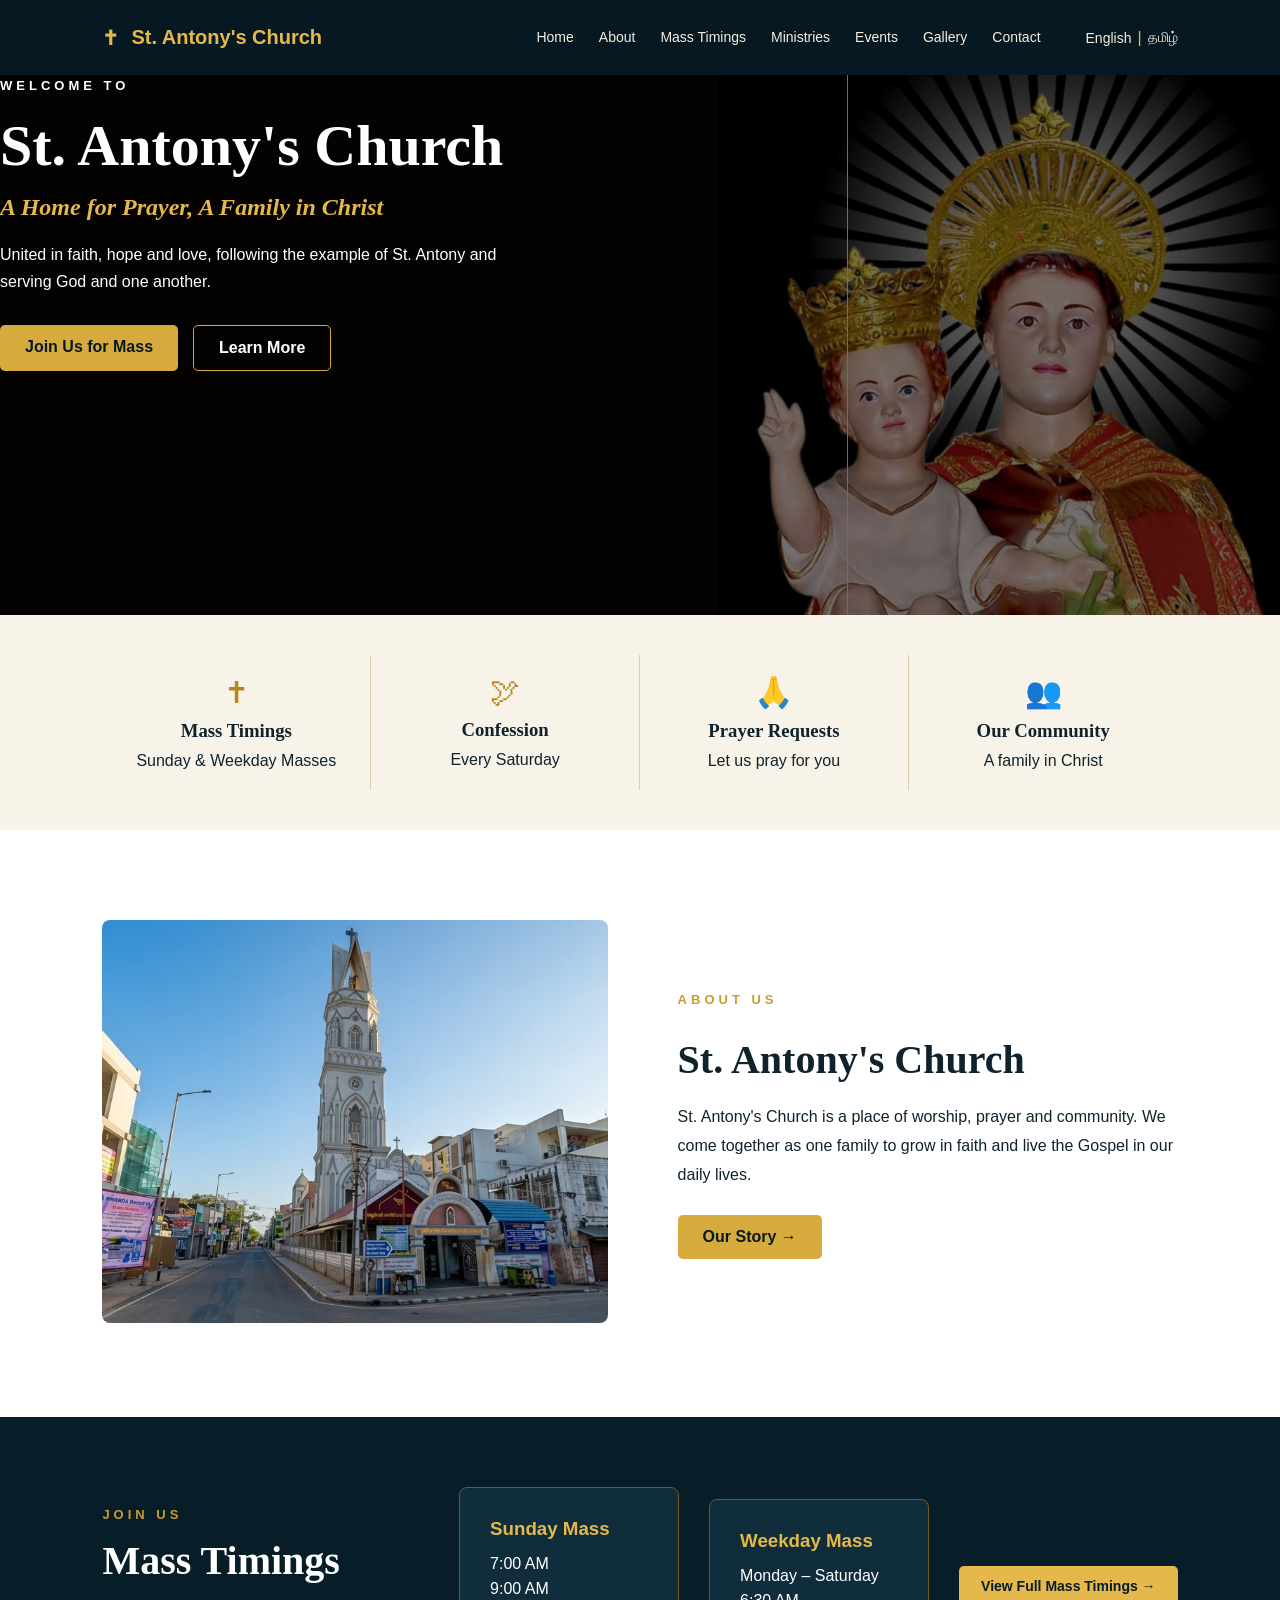
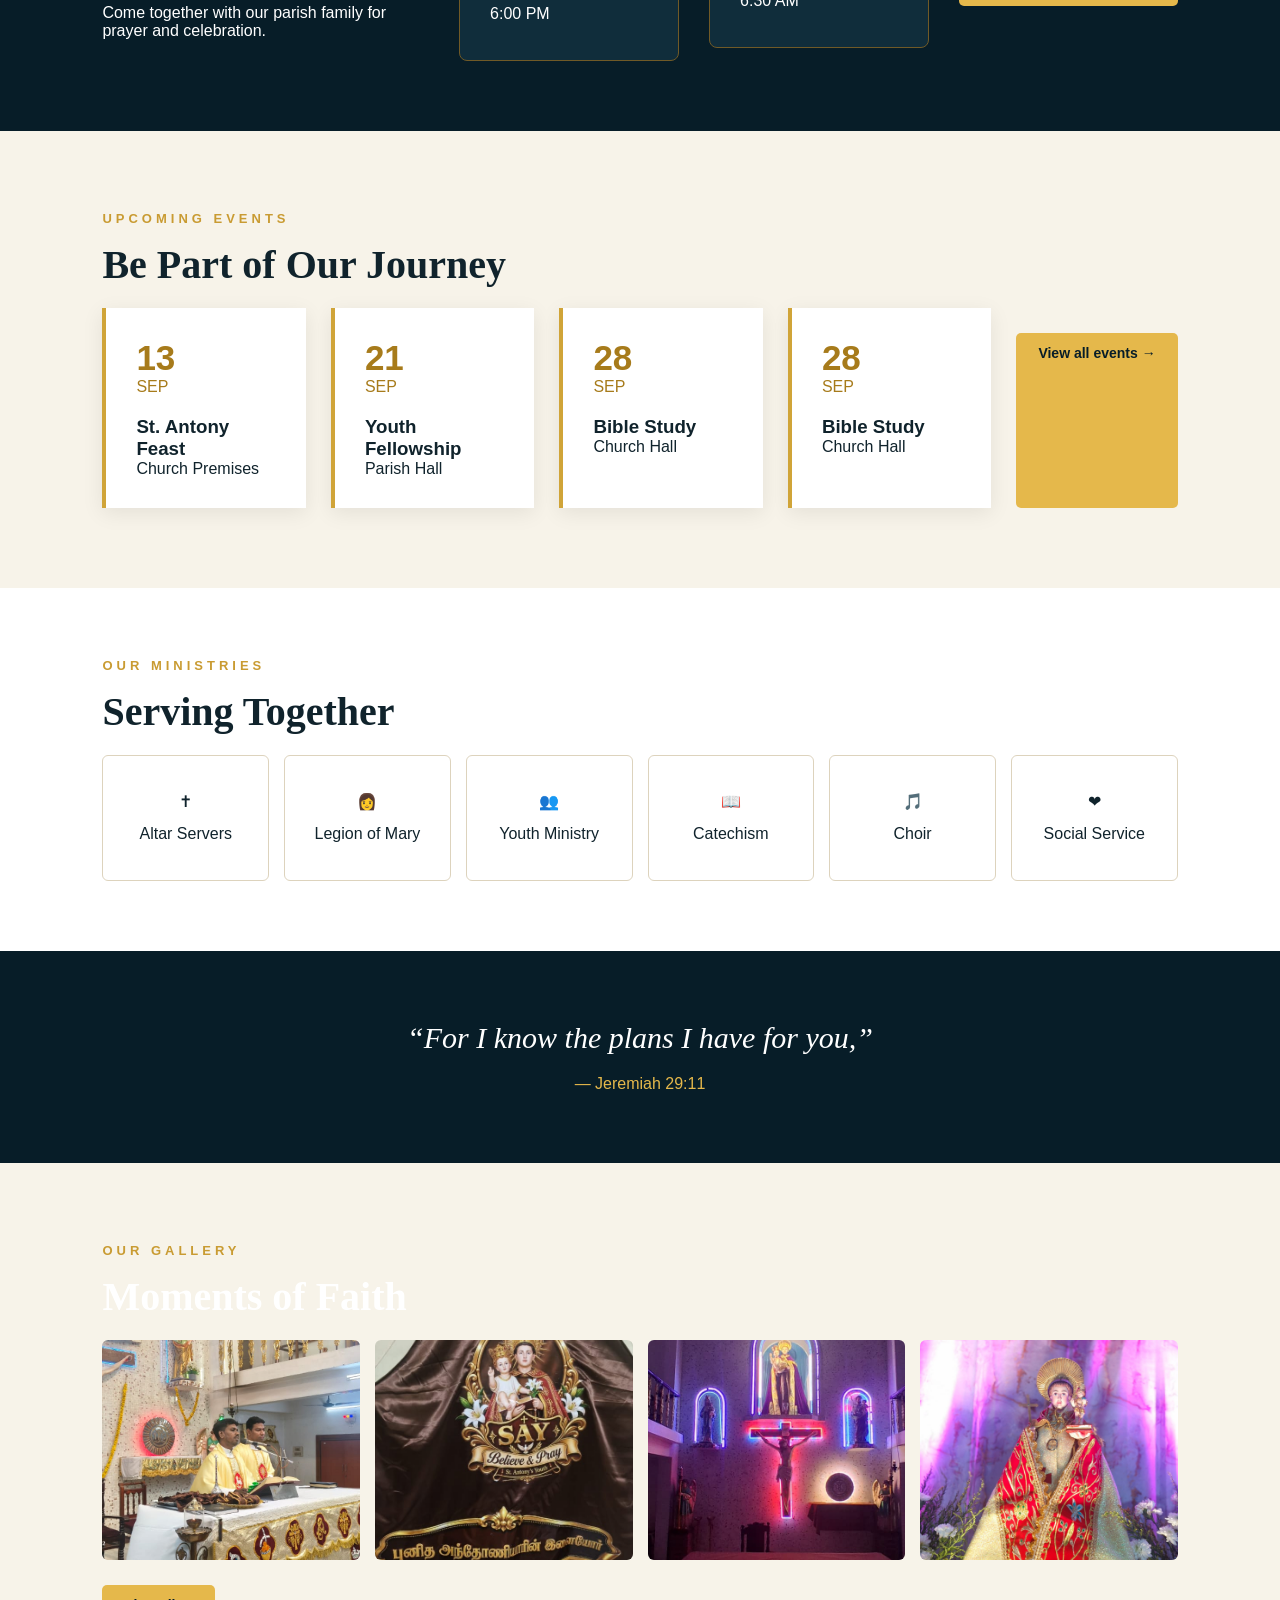
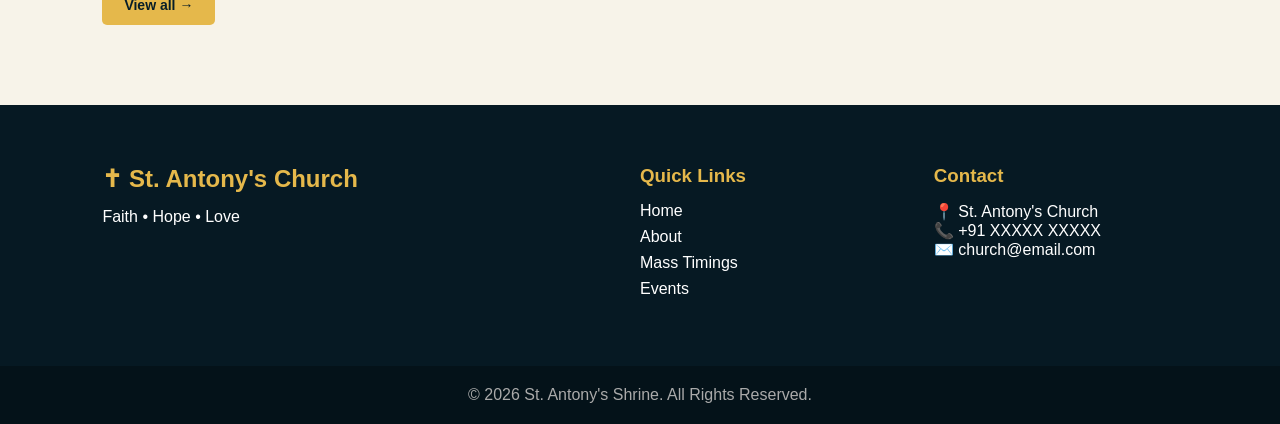
<file: home/index.html>
<!DOCTYPE html>
<html lang="en">
<head>
    <meta charset="UTF-8">
    <meta name="viewport" content="width=device-width, initial-scale=1.0">
    <title>St. Antony's Church</title>
    
    <link rel="stylesheet" href="style.css">
</head>

<body>

   
    <header>
        <div class="logo">
            ✝
            <span>St. Antony's Church</span>
        </div>

    <nav>
    <a href="index.html">Home</a>
    <a href="../about/about.html">About</a>
    <a href="../mass-timings/mass-timings.html">Mass Timings</a>
    <a href="../ministries/ministries.html">Ministries</a>
    <a href="../events/events.html">Events</a>
    <a href="../gallery/gallery.html">Gallery</a>
    <a href="#contact">Contact</a>
</nav>
    </header>


    <section class="hero">

        <div class="hero-content">
            <p class="small-title">WELCOME TO</p>

            <h1>St. Antony's Church</h1>

            <h2>A Home for Prayer, A Family in Christ</h2>

            <p>
                United in faith, hope and love,
                following the example of St. Antony
                and serving God and one another.
            </p>

            <div class="buttons">
                <a href="../mass-timings/mass-timings.html" class="btn gold">Join Us for Mass</a>
                <a href="../about/about.html" class="btn outline">Learn More</a>
            </div>
        </div>

    </section>


    
    <section class="quick-info">

        <div>
            <span>✝</span>
            <h3>Mass Timings</h3>
            <p>Sunday & Weekday Masses</p>
        </div>

        <div>
            <span>🕊</span>
            <h3>Confession</h3>
            <p>Every Saturday</p>
        </div>

        <div>
            <span>🙏</span>
            <h3>Prayer Requests</h3>
            <p>Let us pray for you</p>
        </div>

        <div>
            <span>👥</span>
            <h3>Our Community</h3>
            <p>A family in Christ</p>
        </div>

    </section>


    
    <section class="about" id="about">

        <div class="church-image">
            <img src="church.jpg" alt="St. Antony's Church">
        </div>

        <div class="about-text">

            <p class="small-title">ABOUT US</p>

            <h2>St. Antony's Church</h2>

            <p>
                St. Antony's Church is a place of worship,
                prayer and community. We come together as
                one family to grow in faith and live the
                Gospel in our daily lives.
            </p>

            <a href="../about/about.html" class="btn gold">Our Story →</a>

        </div>

    </section>


   
    <section class="mass" id="mass">

        <div>
            <p class="small-title">JOIN US</p>

            <h2>Mass Timings</h2>

            <p>
                Come together with our parish family
                for prayer and celebration.
            </p>
        </div>

        <div class="timing-card">
            <h3>Sunday Mass</h3>
            <p>7:00 AM</p>
            <p>9:00 AM</p>
            <p>6:00 PM</p>
        </div>

        <div class="timing-card">
            <h3>Weekday Mass</h3>
            <p>Monday – Saturday</p>
            <p>6:30 AM</p>
        </div>
        <a href="../mass-timings/mass-timings.html" class="mass-btn">
    View Full Mass Timings &rarr;
</a>
    </section>


   
    <section class="events" id="events">

        <p class="small-title">UPCOMING EVENTS</p>

        <h2>Be Part of Our Journey</h2>

        <div class="event-container">

            <div class="event-card">
                <div class="date">
                    <strong>13</strong>
                    SEP
                </div>

                <h3>St. Antony Feast</h3>
                <p>Church Premises</p>
            </div>


            <div class="event-card">
                <div class="date">
                    <strong>21</strong>
                    SEP
                </div>

                <h3>Youth Fellowship</h3>
                <p>Parish Hall</p>
            </div>


            <div class="event-card">
                <div class="date">
                    <strong>28</strong>
                    SEP
                </div>

                <h3>Bible Study</h3>
                <p>Church Hall</p>
            </div>

             <div class="event-card">
                <div class="date">
                    <strong>28</strong>
                    SEP
                </div>

                <h3>Bible Study</h3>
                <p>Church Hall</p>
            </div>
              <a href="../events/events.html" class="mass-btn">
    View all events &rarr;
</a>
        </div>

    </section>


    
    <section class="ministries" id="ministries">

        <p class="small-title">OUR MINISTRIES</p>

        <h2>Serving Together</h2>

        <div class="ministry-container">

            <div>✝<br>Altar Servers</div>
            <div>👩<br>Legion of Mary</div>
            <div>👥<br>Youth Ministry</div>
            <div>📖<br>Catechism</div>
            <div>🎵<br>Choir</div>
            <div>❤<br>Social Service</div>
            

        </div>

    </section>


   
    <section class="verse">

        <p>
            “For I know the plans I have for you,”
        </p>

        <span>— Jeremiah 29:11</span>

    </section>


   
    <section class="gallery" id="gallery">

        <p class="small-title">OUR GALLERY</p>

        <h2>Moments of Faith</h2>

        <div class="gallery-container">

            <img src="church1.jpg" alt="">
            <img src="church2.jpg" alt="">
            <img src="church3.jpg" alt="">
            <img src="church4.jpg" alt="">

        </div>
        <a href="../gallery/gallery.html" class="mass-btn">
    View all &rarr;
</a>
    </section>


    
    <footer id="contact">

        <div>
            <h2>✝ St. Antony's Church</h2>
            <p>Faith • Hope • Love</p>
        </div>

        <div>
            <h3>Quick Links</h3>
            <a href="#">Home</a>
            <a href="../about/about.html">About</a>
            <a href="../mass-timings/mass-timings.html">Mass Timings</a>
            <a href="../events/events.html">Events</a>
        </div>

        <div>
            <h3>Contact</h3>
            <p>📍 St. Antony's Church</p>
            <p>📞 +91 XXXXX XXXXX</p>
            <p>✉️ church@email.com</p>
        </div>

    </footer>

    <div class="copyright">
        © 2026 St. Antony's Church. All Rights Reserved.
    </div>
<script src="script.js"></script>
</body>
</html>
</file>
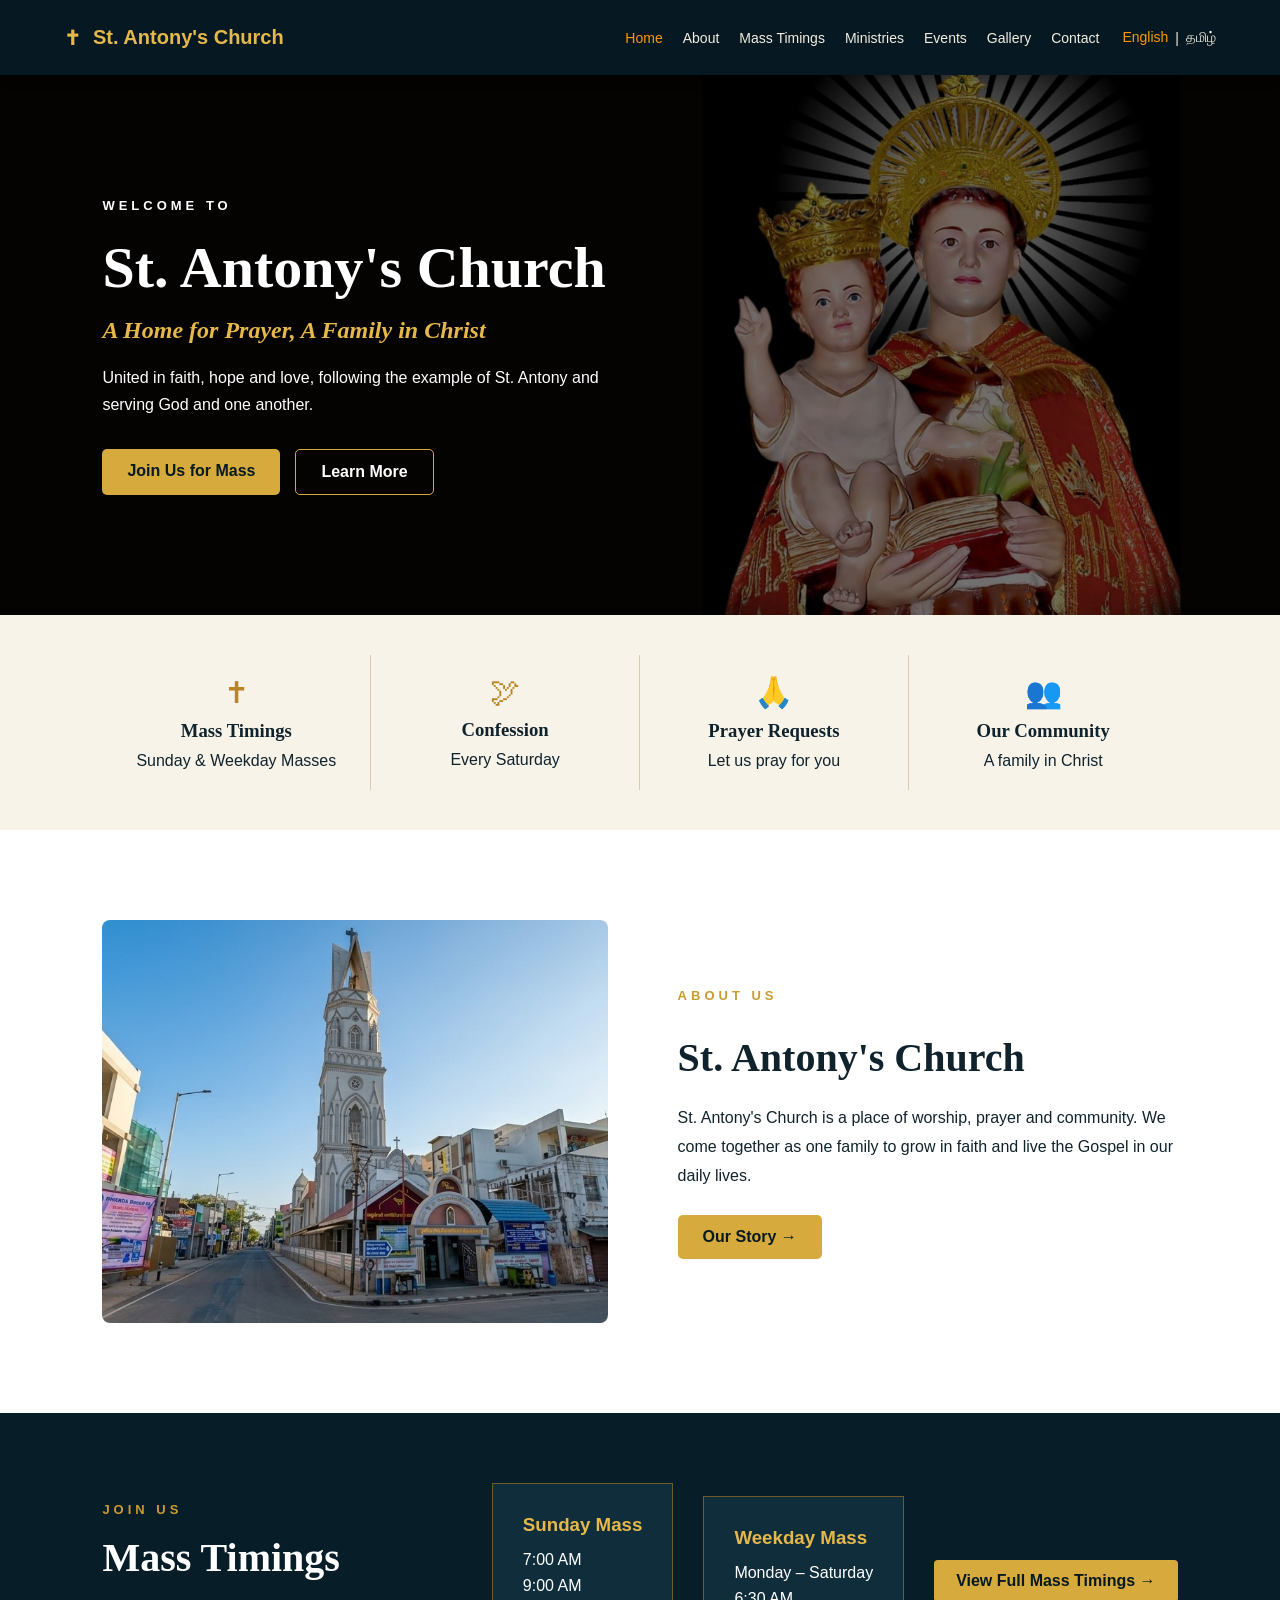
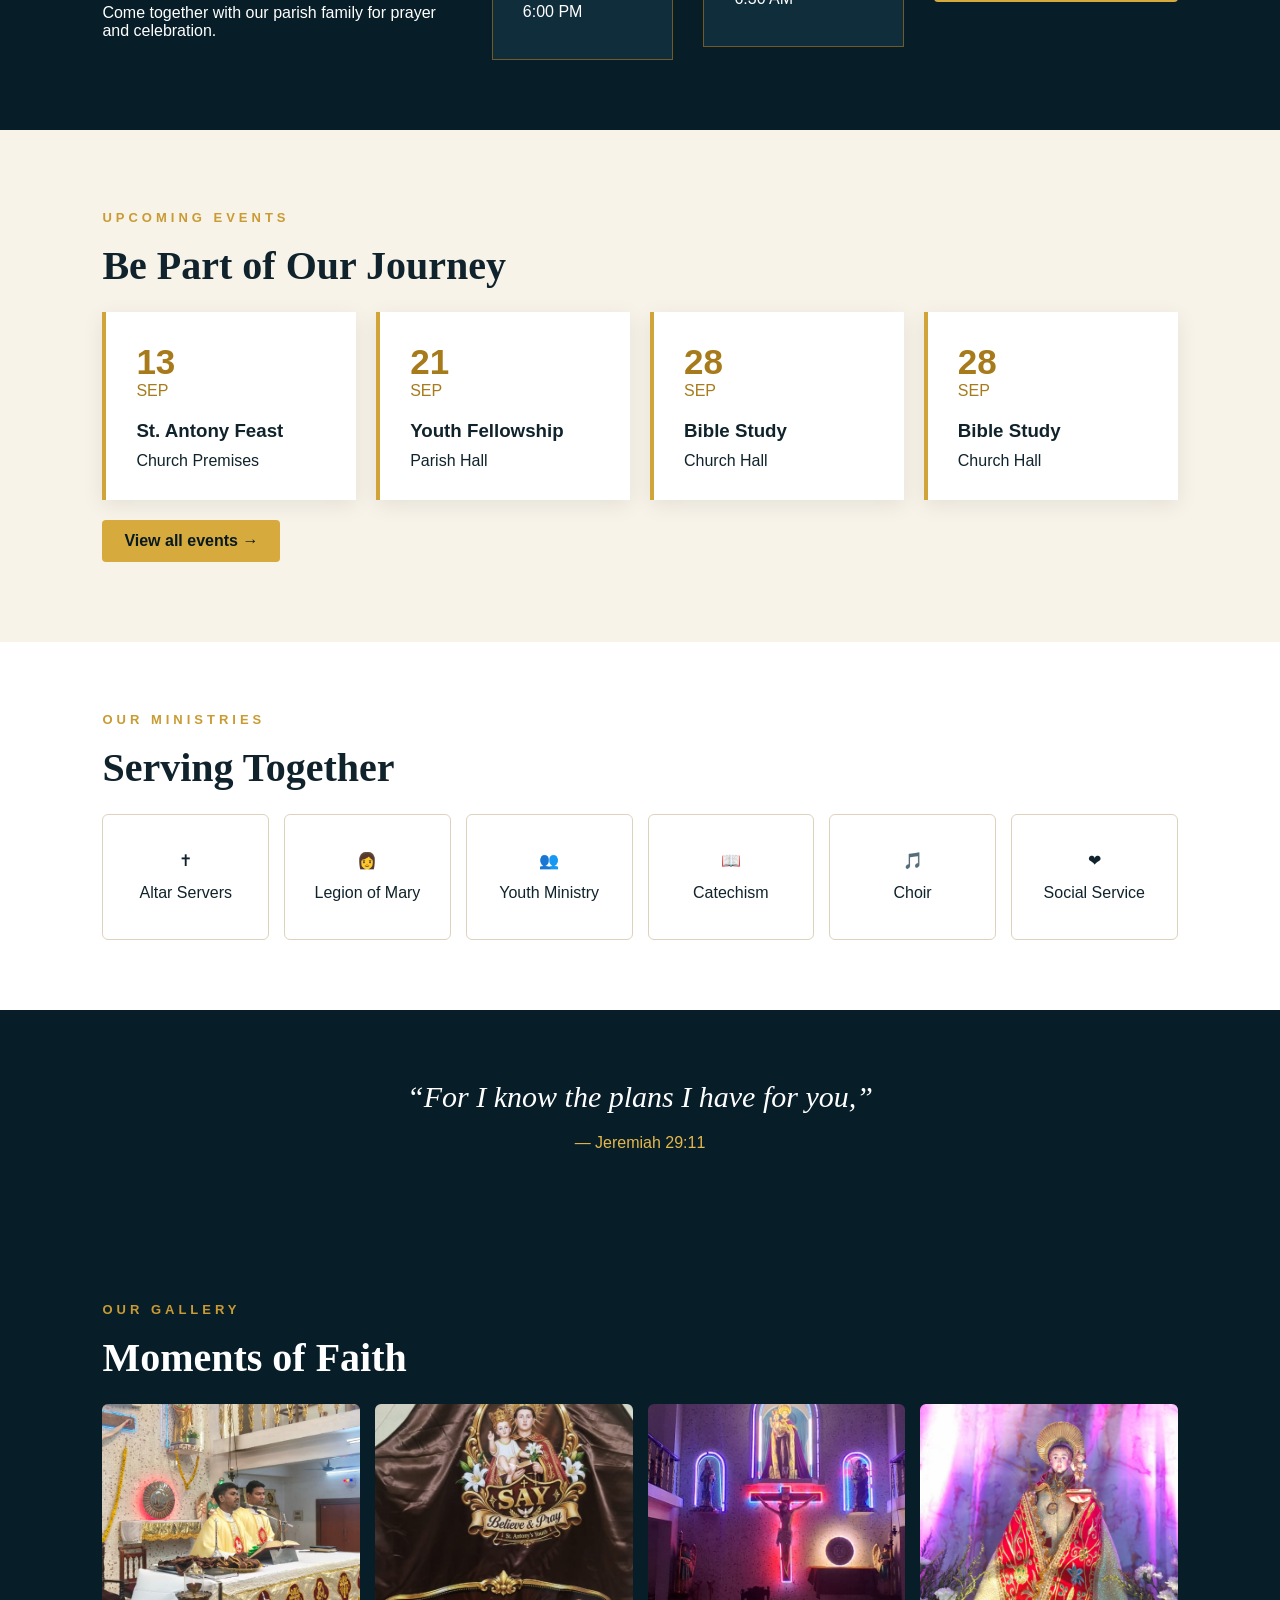
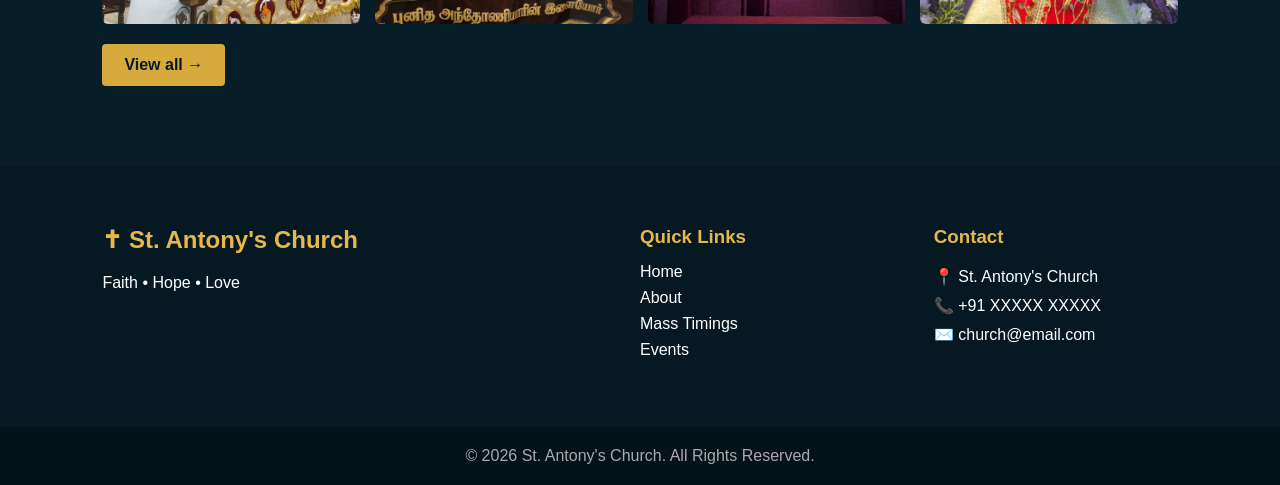
<file: Antony-s-church-website-sample/home/index.html>
<!DOCTYPE html>
<html lang="en">
<head>
    <meta charset="UTF-8">
    <meta name="viewport" content="width=device-width, initial-scale=1.0">
    <title>St. Antony's Church</title>
    <link rel="stylesheet" href="style.css">
</head>
<body>

    <!-- FIXED HEADER -->
    <header>
        <div class="logo">
            ✝
            <span>St. Antony's Church</span>
        </div>

        <nav>
            <a href="index.html" class="active" data-key="navHome">Home</a>
            <a href="../about/about.html" data-key="navAbout">About</a>
            <a href="../mass-timings/mass-timings.html" data-key="navMass">Mass Timings</a>
            <a href="../ministries/ministries.html" data-key="navMinistries">Ministries</a>
            <a href="../events/events.html" data-key="navEvents">Events</a>
            <a href="../gallery/gallery.html" data-key="navGallery">Gallery</a>
            <a href="#contact" data-key="navContact">Contact</a>

            <div class="language-switch">
                <button type="button" id="englishBtn" class="active">English</button>
                <span>|</span>
                <button type="button" id="tamilBtn">தமிழ்</button>
            </div>
        </nav>
    </header>

    <!-- HERO -->
    <section class="hero">
        <div class="hero-content">
            <p class="small-title" data-key="welcome">WELCOME TO</p>
            <h1 data-key="heroTitle">St. Antony's Church</h1>
            <h2 data-key="heroSubtitle">A Home for Prayer, A Family in Christ</h2>

            <p data-key="heroText">
                United in faith, hope and love,
                following the example of St. Antony
                and serving God and one another.
            </p>

            <div class="buttons">
                <a href="../mass-timings/mass-timings.html"
                   class="btn gold" data-key="joinMass">Join Us for Mass</a>
                <a href="../about/about.html"
                   class="btn outline" data-key="learnMore">Learn More</a>
            </div>
        </div>
    </section>

    <!-- QUICK INFO -->
    <section class="quick-info">
        <div>
            <span>✝</span>
            <h3 data-key="quickMass">Mass Timings</h3>
            <p data-key="quickMassText">Sunday &amp; Weekday Masses</p>
        </div>

        <div>
            <span>🕊</span>
            <h3 data-key="confession">Confession</h3>
            <p data-key="confessionText">Every Saturday</p>
        </div>

        <div>
            <span>🙏</span>
            <h3 data-key="prayer">Prayer Requests</h3>
            <p data-key="prayerText">Let us pray for you</p>
        </div>

        <div>
            <span>👥</span>
            <h3 data-key="community">Our Community</h3>
            <p data-key="communityText">A family in Christ</p>
        </div>
    </section>

    <!-- ABOUT -->
    <section class="about" id="about">
        <div class="church-image">
            <img src="church.jpg" alt="St. Antony's Church">
        </div>

        <div class="about-text">
            <p class="small-title" data-key="aboutLabel">ABOUT US</p>
            <h2 data-key="aboutHeading">St. Antony's Church</h2>

            <p data-key="aboutText">
                St. Antony's Church is a place of worship,
                prayer and community. We come together as
                one family to grow in faith and live the
                Gospel in our daily lives.
            </p>

            <a href="../about/about.html" class="btn gold" data-key="ourStory">
                Our Story →
            </a>
        </div>
    </section>

    <!-- MASS TIMINGS -->
    <section class="mass" id="mass">
        <div>
            <p class="small-title" data-key="joinUs">JOIN US</p>
            <h2 data-key="massHeading">Mass Timings</h2>
            <p data-key="massText">
                Come together with our parish family
                for prayer and celebration.
            </p>
        </div>

        <div class="timing-card">
            <h3 data-key="sundayMass">Sunday Mass</h3>
            <p>7:00 AM</p>
            <p>9:00 AM</p>
            <p>6:00 PM</p>
        </div>

        <div class="timing-card">
            <h3 data-key="weekdayMass">Weekday Mass</h3>
            <p data-key="weekdays">Monday – Saturday</p>
            <p>6:30 AM</p>
        </div>

        <a href="../mass-timings/mass-timings.html"
           class="mass-btn" data-key="viewMass">
            View Full Mass Timings →
        </a>
    </section>

    <!-- EVENTS -->
    <section class="events" id="events">
        <p class="small-title" data-key="eventsLabel">UPCOMING EVENTS</p>
        <h2 data-key="eventsHeading">Be Part of Our Journey</h2>

        <div class="event-container">
            <div class="event-card">
                <div class="date"><strong>13</strong> SEP</div>
                <h3 data-key="event1">St. Antony Feast</h3>
                <p data-key="eventPlace1">Church Premises</p>
            </div>

            <div class="event-card">
                <div class="date"><strong>21</strong> SEP</div>
                <h3 data-key="event2">Youth Fellowship</h3>
                <p data-key="eventPlace2">Parish Hall</p>
            </div>

            <div class="event-card">
                <div class="date"><strong>28</strong> SEP</div>
                <h3 data-key="event3">Bible Study</h3>
                <p data-key="eventPlace3">Church Hall</p>
            </div>

            <div class="event-card">
                <div class="date"><strong>28</strong> SEP</div>
                <h3 data-key="event4">Bible Study</h3>
                <p data-key="eventPlace4">Church Hall</p>
            </div>
        </div>

        <a href="../events/events.html" class="mass-btn" data-key="viewEvents">
            View all events →
        </a>
    </section>

    <!-- MINISTRIES -->
    <section class="ministries" id="ministries">
        <p class="small-title" data-key="ministriesLabel">OUR MINISTRIES</p>
        <h2 data-key="ministriesHeading">Serving Together</h2>

        <div class="ministry-container">
            <div>✝<br><span data-key="ministry1">Altar Servers</span></div>
            <div>👩<br><span data-key="ministry2">Legion of Mary</span></div>
            <div>👥<br><span data-key="ministry3">Youth Ministry</span></div>
            <div>📖<br><span data-key="ministry4">Catechism</span></div>
            <div>🎵<br><span data-key="ministry5">Choir</span></div>
            <div>❤<br><span data-key="ministry6">Social Service</span></div>
        </div>
    </section>

    <!-- BIBLE VERSE -->
    <section class="verse">
        <p data-key="verse">“For I know the plans I have for you,”</p>
        <span data-key="verseRef">— Jeremiah 29:11</span>
    </section>

    <!-- GALLERY -->
    <section class="gallery" id="gallery">
        <p class="small-title" data-key="galleryLabel">OUR GALLERY</p>
        <h2 data-key="galleryHeading">Moments of Faith</h2>

        <div class="gallery-container">
            <img src="church1.jpg" alt="Church gallery image">
            <img src="church2.jpg" alt="Church gallery image">
            <img src="church3.jpg" alt="Church gallery image">
            <img src="church4.jpg" alt="Church gallery image">
        </div>

        <a href="../gallery/gallery.html" class="mass-btn" data-key="viewGallery">
            View all →
        </a>
    </section>

    <!-- CONTACT FOOTER AT BOTTOM -->
    <footer id="contact">
        <div>
            <h2>✝ <span data-key="footerChurch">St. Antony's Church</span></h2>
            <p data-key="footerTag">Faith • Hope • Love</p>
        </div>

        <div>
            <h3 data-key="quickLinks">Quick Links</h3>
            <a href="index.html" data-key="navHome">Home</a>
            <a href="../about/about.html" data-key="navAbout">About</a>
            <a href="../mass-timings/mass-timings.html" data-key="navMass">Mass Timings</a>
            <a href="../events/events.html" data-key="navEvents">Events</a>
        </div>

        <div>
            <h3 data-key="footerContact">Contact</h3>
            <p data-key="location">📍 St. Antony's Church</p>
            <p>📞 +91 XXXXX XXXXX</p>
            <p>✉️ church@email.com</p>
        </div>
    </footer>

    <div class="copyright">
        © 2026 St. Antony's Church. All Rights Reserved.
    </div>

    <script src="script.js"></script>
</body>
</html>
</file>
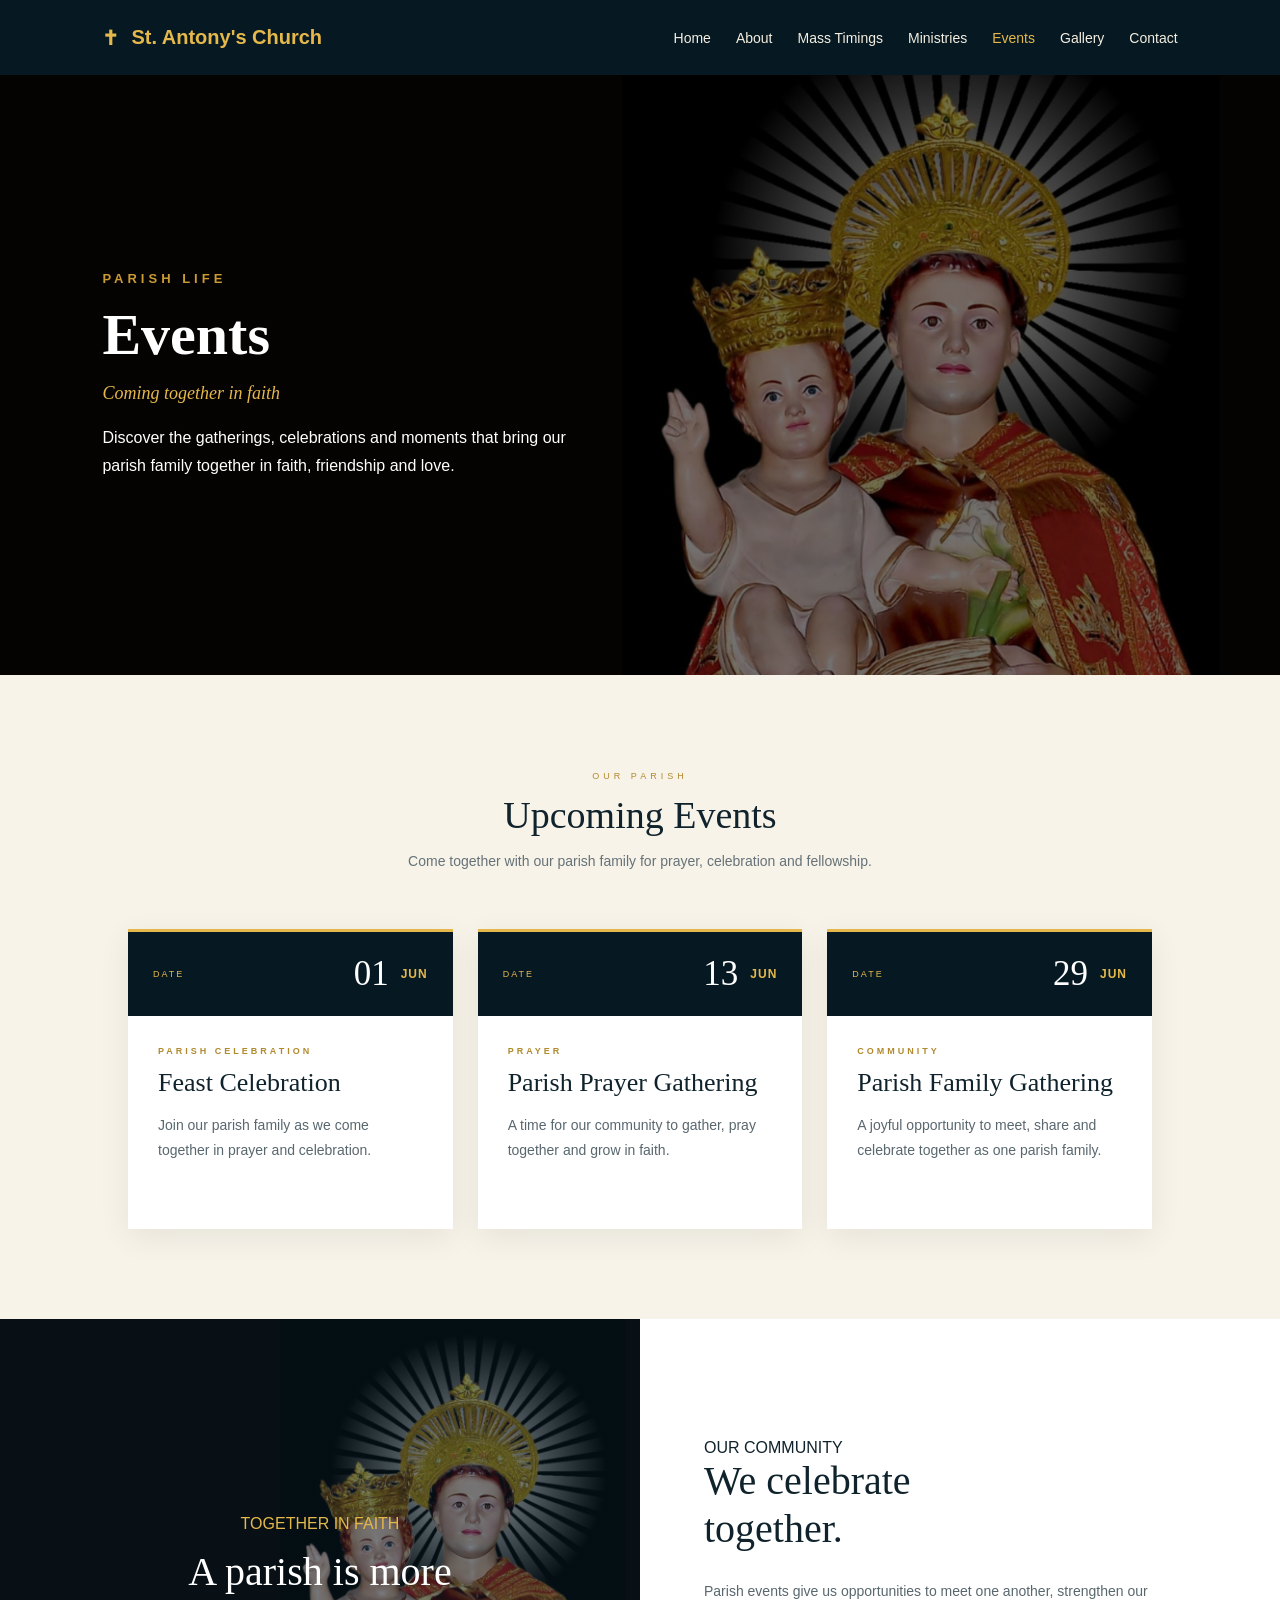
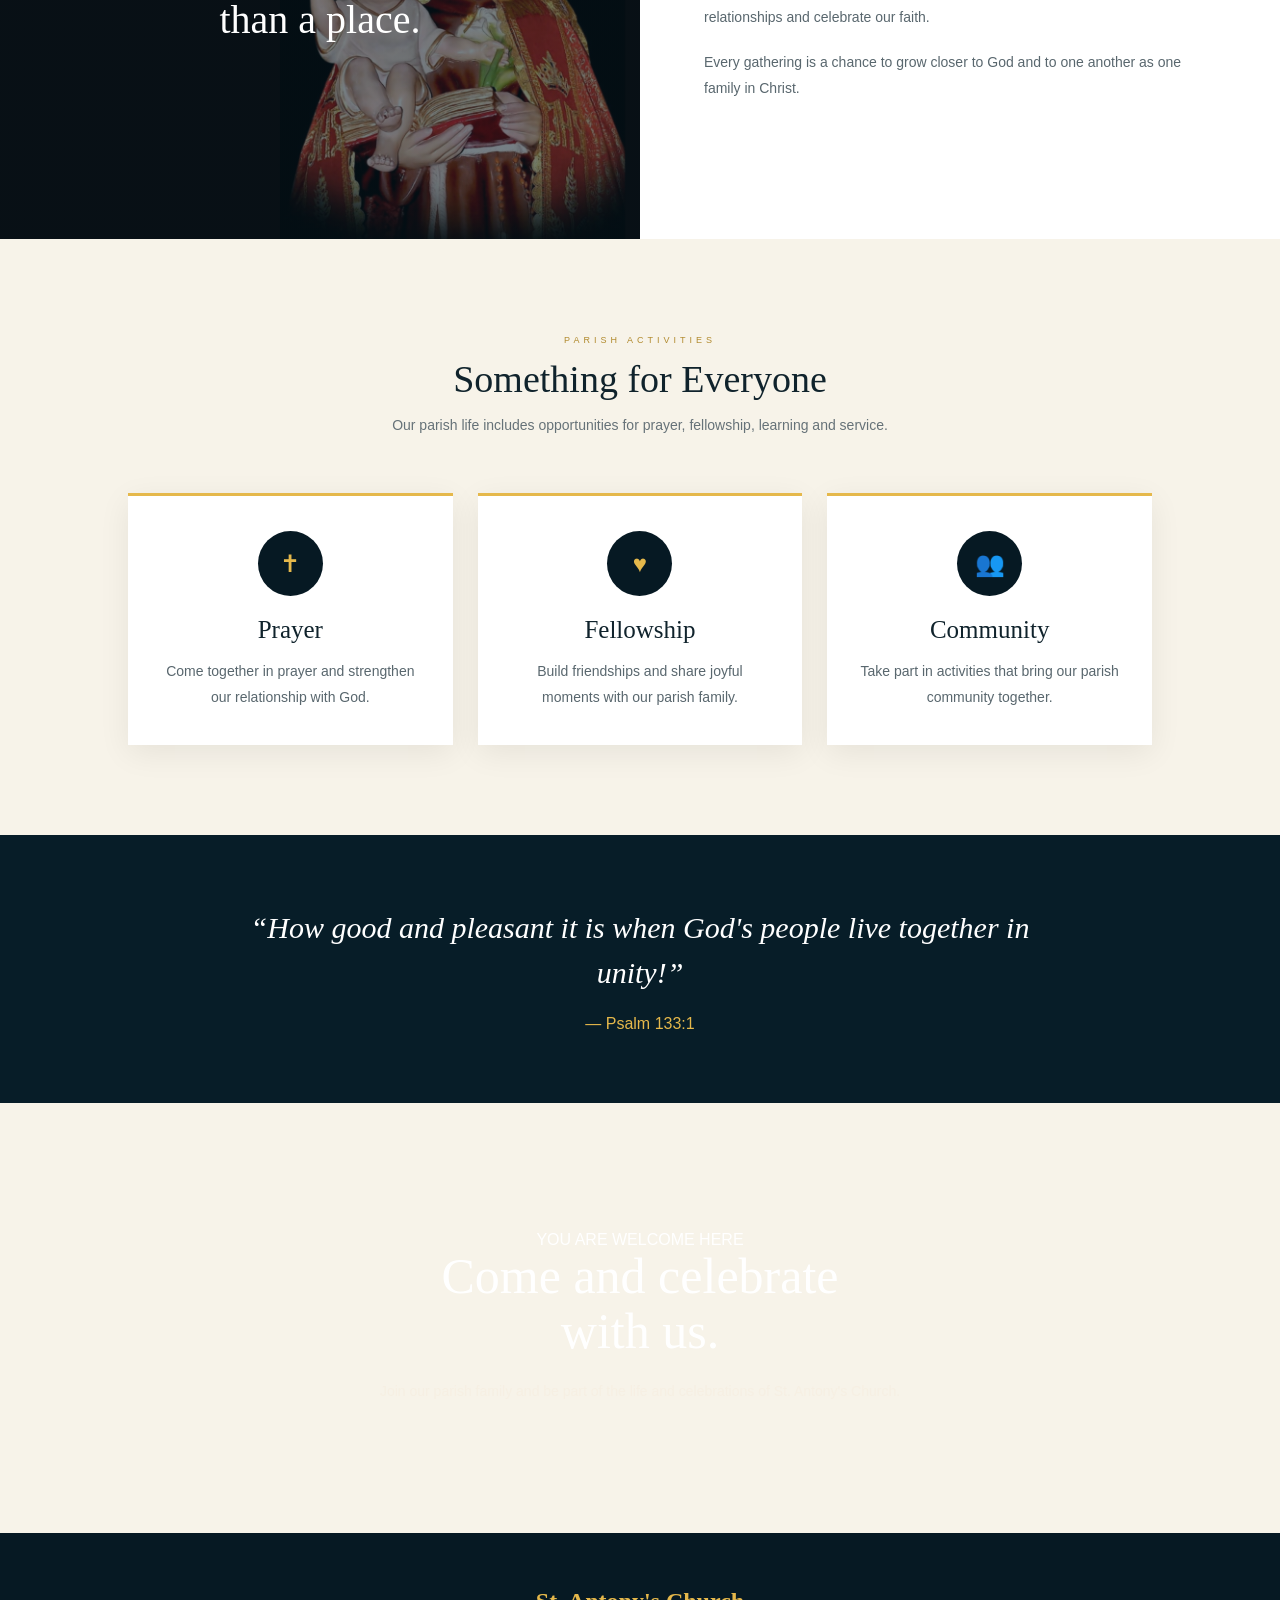
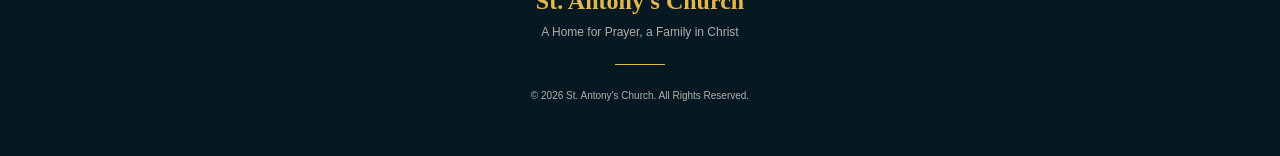
<file: events/events.html>
<!DOCTYPE html>
<html lang="en">

<head>

    <meta charset="UTF-8">

    <meta name="viewport"
          content="width=device-width, initial-scale=1.0">

    <title>Events | St. Antony's Church</title>

    <link rel="stylesheet" href="events.css">

</head>


<body>


    <!-- FIXED BACKGROUND -->

    <div class="background-image"></div>


    <!-- PAGE CONTENT -->

    <div class="page-content">


        <!-- NAVBAR -->

        <header>

            <div class="logo">
                ✝
                <span>St. Antony's Church</span>
            </div>


            <nav>

                <a href="../home/index.html">
                    Home
                </a>

                <a href="../about/about.html">
                    About
                </a>

                <a href="../mass-timings/mass-timings.html">
                    Mass Timings
                </a>

                <a href="../ministries/ministries.html">
                    Ministries
                </a>

                <a href="events.html" class="active">
                    Events
                </a>

                <a href="../gallery/gallery.html">
                    Gallery
                </a>

                <a href="#">
                    Contact
                </a>

            </nav>

        </header>



        <!-- HERO -->

        <section class="events-hero">

            <p class="small-title">
                PARISH LIFE
            </p>


            <h1>
                Events
            </h1>


            <p class="subtitle">
                Coming together in faith
            </p>


            <p class="intro">
                Discover the gatherings, celebrations and
                moments that bring our parish family
                together in faith, friendship and love.
            </p>

        </section>



        <!-- EVENTS SECTION -->

        <section class="events-section">


            <div class="section-heading">

                <span>
                    OUR PARISH
                </span>

                <h2>
                    Upcoming Events
                </h2>

                <p>
                    Come together with our parish family
                    for prayer, celebration and fellowship.
                </p>

            </div>



            <!-- EVENT CARDS -->

            <div class="event-container">


                <!-- EVENT 1 -->

                <div class="event-card">

                    <div class="event-date">

                        <span>
                            DATE
                        </span>

                        <strong>
                            01
                        </strong>

                        <small>
                            JUN
                        </small>

                    </div>


                    <div class="event-content">

                        <p class="event-type">
                            PARISH CELEBRATION
                        </p>

                        <h3>
                            Feast Celebration
                        </h3>

                        <p>
                            Join our parish family as we
                            come together in prayer and
                            celebration.
                        </p>

                     

                    </div>

                </div>



                <!-- EVENT 2 -->

                <div class="event-card">

                    <div class="event-date">

                        <span>
                            DATE
                        </span>

                        <strong>
                            13
                        </strong>

                        <small>
                            JUN
                        </small>

                    </div>


                    <div class="event-content">

                        <p class="event-type">
                            PRAYER
                        </p>

                        <h3>
                            Parish Prayer Gathering
                        </h3>

                        <p>
                            A time for our community to gather,
                            pray together and grow in faith.
                        </p>


                    </div>

                </div>



                <!-- EVENT 3 -->

                <div class="event-card">

                    <div class="event-date">

                        <span>
                            DATE
                        </span>

                        <strong>
                            29
                        </strong>

                        <small>
                            JUN
                        </small>

                    </div>


                    <div class="event-content">

                        <p class="event-type">
                            COMMUNITY
                        </p>

                        <h3>
                            Parish Family Gathering
                        </h3>

                        <p>
                            A joyful opportunity to meet,
                            share and celebrate together
                            as one parish family.
                        </p>


                    </div>

                </div>


            </div>

        </section>



        <!-- COMMUNITY SECTION -->

        <section class="community-section">


            <div class="community-image">

                <div class="image-overlay">

                    <p class="small-title">
                        TOGETHER IN FAITH
                    </p>

                    <h2>
                        A parish is more
                        <br>
                        than a place.
                    </h2>

                </div>

            </div>


            <div class="community-text">

                <p class="small-title">
                    OUR COMMUNITY
                </p>

                <h2>
                    We celebrate
                    <br>
                    together.
                </h2>

                <p>
                    Parish events give us opportunities
                    to meet one another, strengthen our
                    relationships and celebrate our faith.
                </p>

                <p>
                    Every gathering is a chance to grow
                    closer to God and to one another as
                    one family in Christ.
                </p>

            </div>

        </section>



        <!-- EVENT CATEGORIES -->

        <section class="categories-section">


            <div class="section-heading">

                <span>
                    PARISH ACTIVITIES
                </span>

                <h2>
                    Something for Everyone
                </h2>

                <p>
                    Our parish life includes opportunities
                    for prayer, fellowship, learning and
                    service.
                </p>

            </div>


            <div class="categories-container">


                <div class="category-card">

                    <div class="category-icon">
                        ✝
                    </div>

                    <h3>
                        Prayer
                    </h3>

                    <p>
                        Come together in prayer and
                        strengthen our relationship with God.
                    </p>

                </div>



                <div class="category-card">

                    <div class="category-icon">
                        ♥
                    </div>

                    <h3>
                        Fellowship
                    </h3>

                    <p>
                        Build friendships and share joyful
                        moments with our parish family.
                    </p>

                </div>



                <div class="category-card">

                    <div class="category-icon">
                        👥
                    </div>

                    <h3>
                        Community
                    </h3>

                    <p>
                        Take part in activities that bring
                        our parish community together.
                    </p>

                </div>

            </div>

        </section>



        <!-- VERSE -->

        <section class="verse">

            <p>
                “How good and pleasant it is when
                God's people live together in unity!”
            </p>

            <span>
                — Psalm 133:1
            </span>

        </section>



        <!-- WELCOME -->

        <section class="welcome-section">

            <div class="welcome-content">

                <p class="small-title">
                    YOU ARE WELCOME HERE
                </p>

                <h2>
                    Come and celebrate
                    <br>
                    with us.
                </h2>

                <p>
                    Join our parish family and be part
                    of the life and celebrations of
                    St. Antony's Church.
                </p>

            </div>

        </section>



        <!-- FOOTER -->

        <footer>

            <h3>
                St. Antony's Church
            </h3>

            <p>
                A Home for Prayer, a Family in Christ
            </p>

            <div class="footer-line"></div>

            <p class="copyright">
                © 2026 St. Antony's Church.
                All Rights Reserved.
            </p>

        </footer>


    </div>


</body>

</html>
</file>
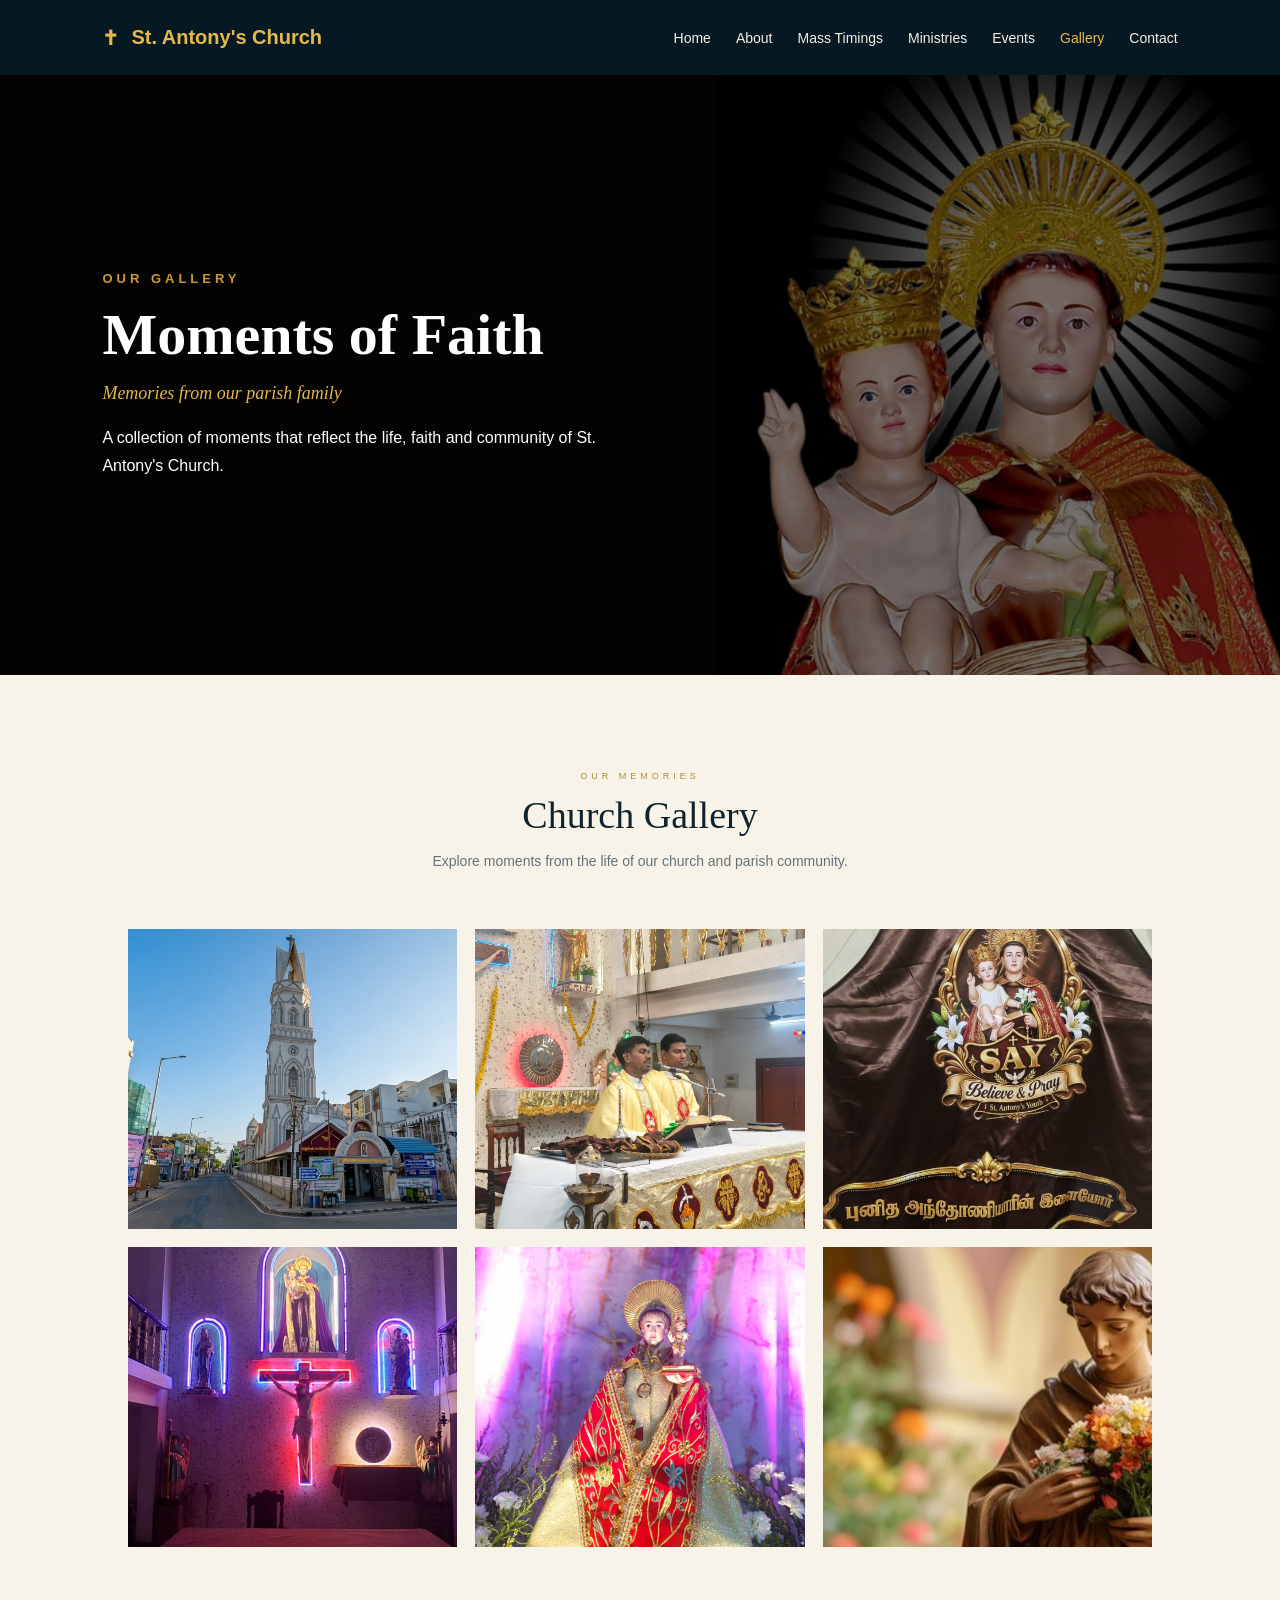
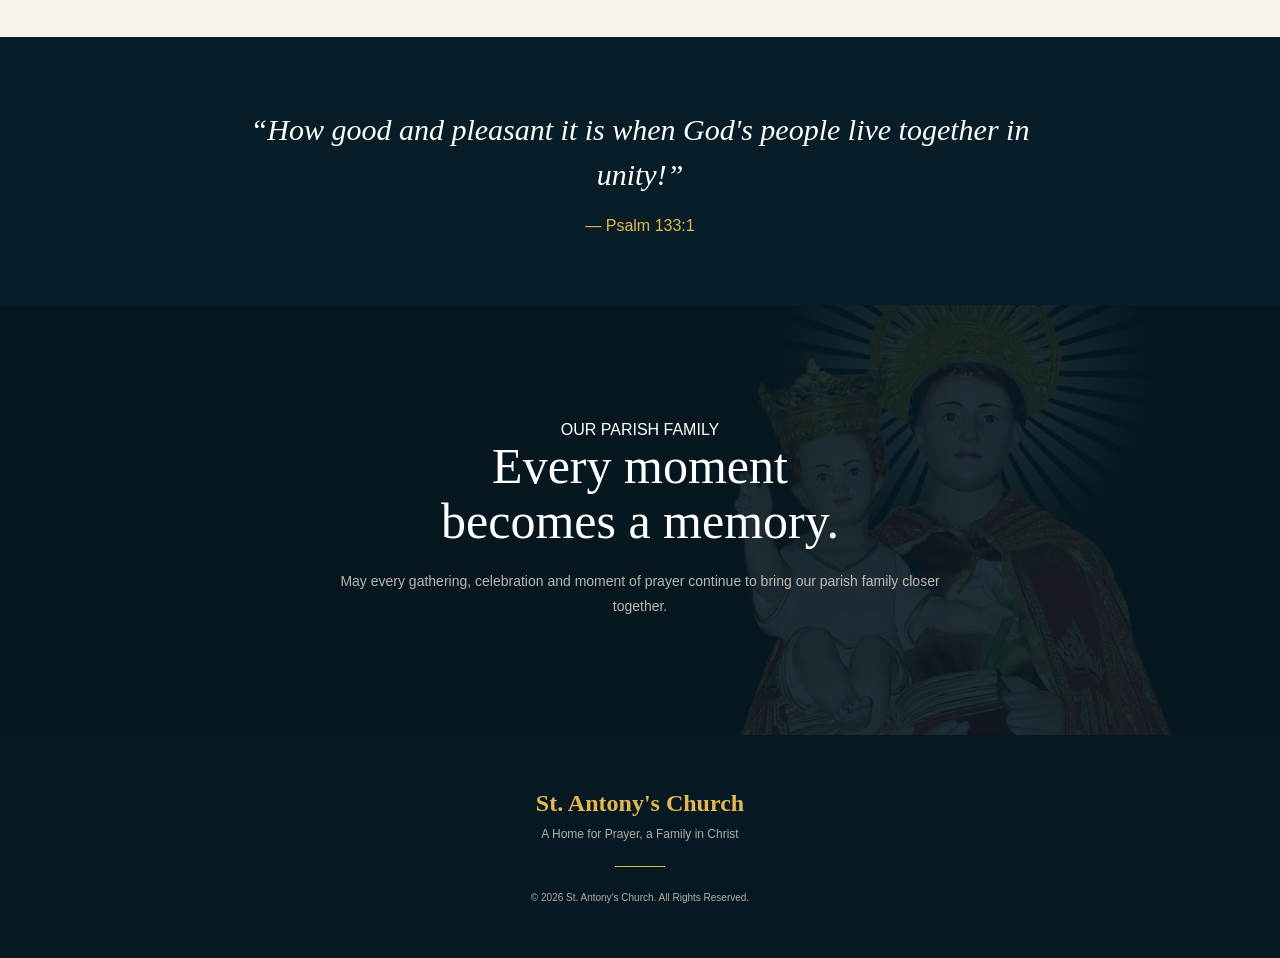
<file: gallery/gallery.html>
<!DOCTYPE html>
<html lang="en">

<head>

    <meta charset="UTF-8">

    <meta name="viewport"
          content="width=device-width, initial-scale=1.0">

    <title>Gallery | St. Antony's Church</title>

    <link rel="stylesheet" href="gallery.css">

</head>


<body>


    <!-- FIXED BACKGROUND -->

    <div class="background-image"></div>


    <!-- PAGE CONTENT -->

    <div class="page-content">


        <!-- NAVBAR -->

        <header>

            <div class="logo">
                ✝
                <span>St. Antony's Church</span>
            </div>


            <nav>

                <a href="../home/index.html">
                    Home
                </a>

                <a href="../about/about.html">
                    About
                </a>

                <a href="../mass-timings/mass-timings.html">
                    Mass Timings
                </a>

                <a href="../ministries/ministries.html">
                    Ministries
                </a>

                <a href="../events/events.html">
                    Events
                </a>

                <a href="../gallery/gallery.html" class="active">
                    Gallery
                </a>

                <a href="#">
                    Contact
                </a>

            </nav>

        </header>



        <!-- HERO -->

        <section class="gallery-hero">

            <p class="small-title">
                OUR GALLERY
            </p>


            <h1>
                Moments of Faith
            </h1>


            <p class="subtitle">
                Memories from our parish family
            </p>


            <p class="intro">
                A collection of moments that reflect
                the life, faith and community of
                St. Antony's Church.
            </p>

        </section>



        <!-- GALLERY SECTION -->

        <section class="gallery-section">


            <div class="section-heading">

                <span>
                    OUR MEMORIES
                </span>

                <h2>
                    Church Gallery
                </h2>

                <p>
                    Explore moments from the life of
                    our church and parish community.
                </p>

            </div>



            <!-- PHOTO GRID -->

            <div class="gallery-container">


                <!-- IMAGE 1 -->

                <a href="#photo1"
                   class="gallery-item">

                    <img
                        src="../home/church.jpg"
                        alt="St. Antony's Church">

                    <div class="image-overlay">
                        <span>VIEW</span>
                    </div>

                </a>



                <!-- IMAGE 2 -->

                <a href="#photo2"
                   class="gallery-item">

                    <img
                        src="../home/church1.jpg"
                        alt="St. Antony's Church">

                    <div class="image-overlay">
                        <span>VIEW</span>
                    </div>

                </a>



                <!-- IMAGE 3 -->

                <a href="#photo3"
                   class="gallery-item">

                    <img
                        src="../home/church2.jpg"
                        alt="St. Antony's Church">

                    <div class="image-overlay">
                        <span>VIEW</span>
                    </div>

                </a>



                <!-- IMAGE 4 -->

                <a href="#photo4"
                   class="gallery-item">

                    <img
                        src="../home/church3.jpg"
                        alt="St. Antony's Church">

                    <div class="image-overlay">
                        <span>VIEW</span>
                    </div>

                </a>



                <!-- IMAGE 5 -->

                <a href="#photo5"
                   class="gallery-item">

                    <img
                        src="../home/church4.jpg"
                        alt="St. Antony's Church">

                    <div class="image-overlay">
                        <span>VIEW</span>
                    </div>

                </a>



                <!-- IMAGE 6 -->

                <a href="#photo6"
                   class="gallery-item">

                    <img
                        src="../home/hero.jpg"
                        alt="St. Antony's Church">

                    <div class="image-overlay">
                        <span>VIEW</span>
                    </div>

                </a>

            </div>

        </section>



        <!-- LIGHTBOX 1 -->

        <div id="photo1"
             class="lightbox">

            <a href="#"
               class="close">
                ×
            </a>

            <img
                src="../home/church.jpg"
                alt="St. Antony's Church">

        </div>



        <!-- LIGHTBOX 2 -->

        <div id="photo2"
             class="lightbox">

            <a href="#"
               class="close">
                ×
            </a>

            <img
                src="../home/church1.jpg"
                alt="St. Antony's Church">

        </div>



        <!-- LIGHTBOX 3 -->

        <div id="photo3"
             class="lightbox">

            <a href="#"
               class="close">
                ×
            </a>

            <img
                src="../home/church2.jpg"
                alt="St. Antony's Church">

        </div>



        <!-- LIGHTBOX 4 -->

        <div id="photo4"
             class="lightbox">

            <a href="#"
               class="close">
                ×
            </a>

            <img
                src="../home/church3.jpg"
                alt="St. Antony's Church">

        </div>



        <!-- LIGHTBOX 5 -->

        <div id="photo5"
             class="lightbox">

            <a href="#"
               class="close">
                ×
            </a>

            <img
                src="../home/church4.jpg"
                alt="St. Antony's Church">

        </div>



        <!-- LIGHTBOX 6 -->

        <div id="photo6"
             class="lightbox">

            <a href="#"
               class="close">
                ×
            </a>

            <img
                src="../home/hero.jpg"
                alt="St. Antony's Church">

        </div>



        <!-- VERSE -->

        <section class="verse">

            <p>
                “How good and pleasant it is when
                God's people live together in unity!”
            </p>

            <span>
                — Psalm 133:1
            </span>

        </section>



        <!-- WELCOME -->

        <section class="welcome-section">

            <div class="welcome-content">

                <p class="small-title">
                    OUR PARISH FAMILY
                </p>

                <h2>
                    Every moment
                    <br>
                    becomes a memory.
                </h2>

                <p>
                    May every gathering, celebration and
                    moment of prayer continue to bring our
                    parish family closer together.
                </p>

            </div>

        </section>



        <!-- FOOTER -->

        <footer>

            <h3>
                St. Antony's Church
            </h3>

            <p>
                A Home for Prayer, a Family in Christ
            </p>

            <div class="footer-line"></div>

            <p class="copyright">
                © 2026 St. Antony's Church.
                All Rights Reserved.
            </p>

        </footer>


    </div>


</body>

</html>
</file>
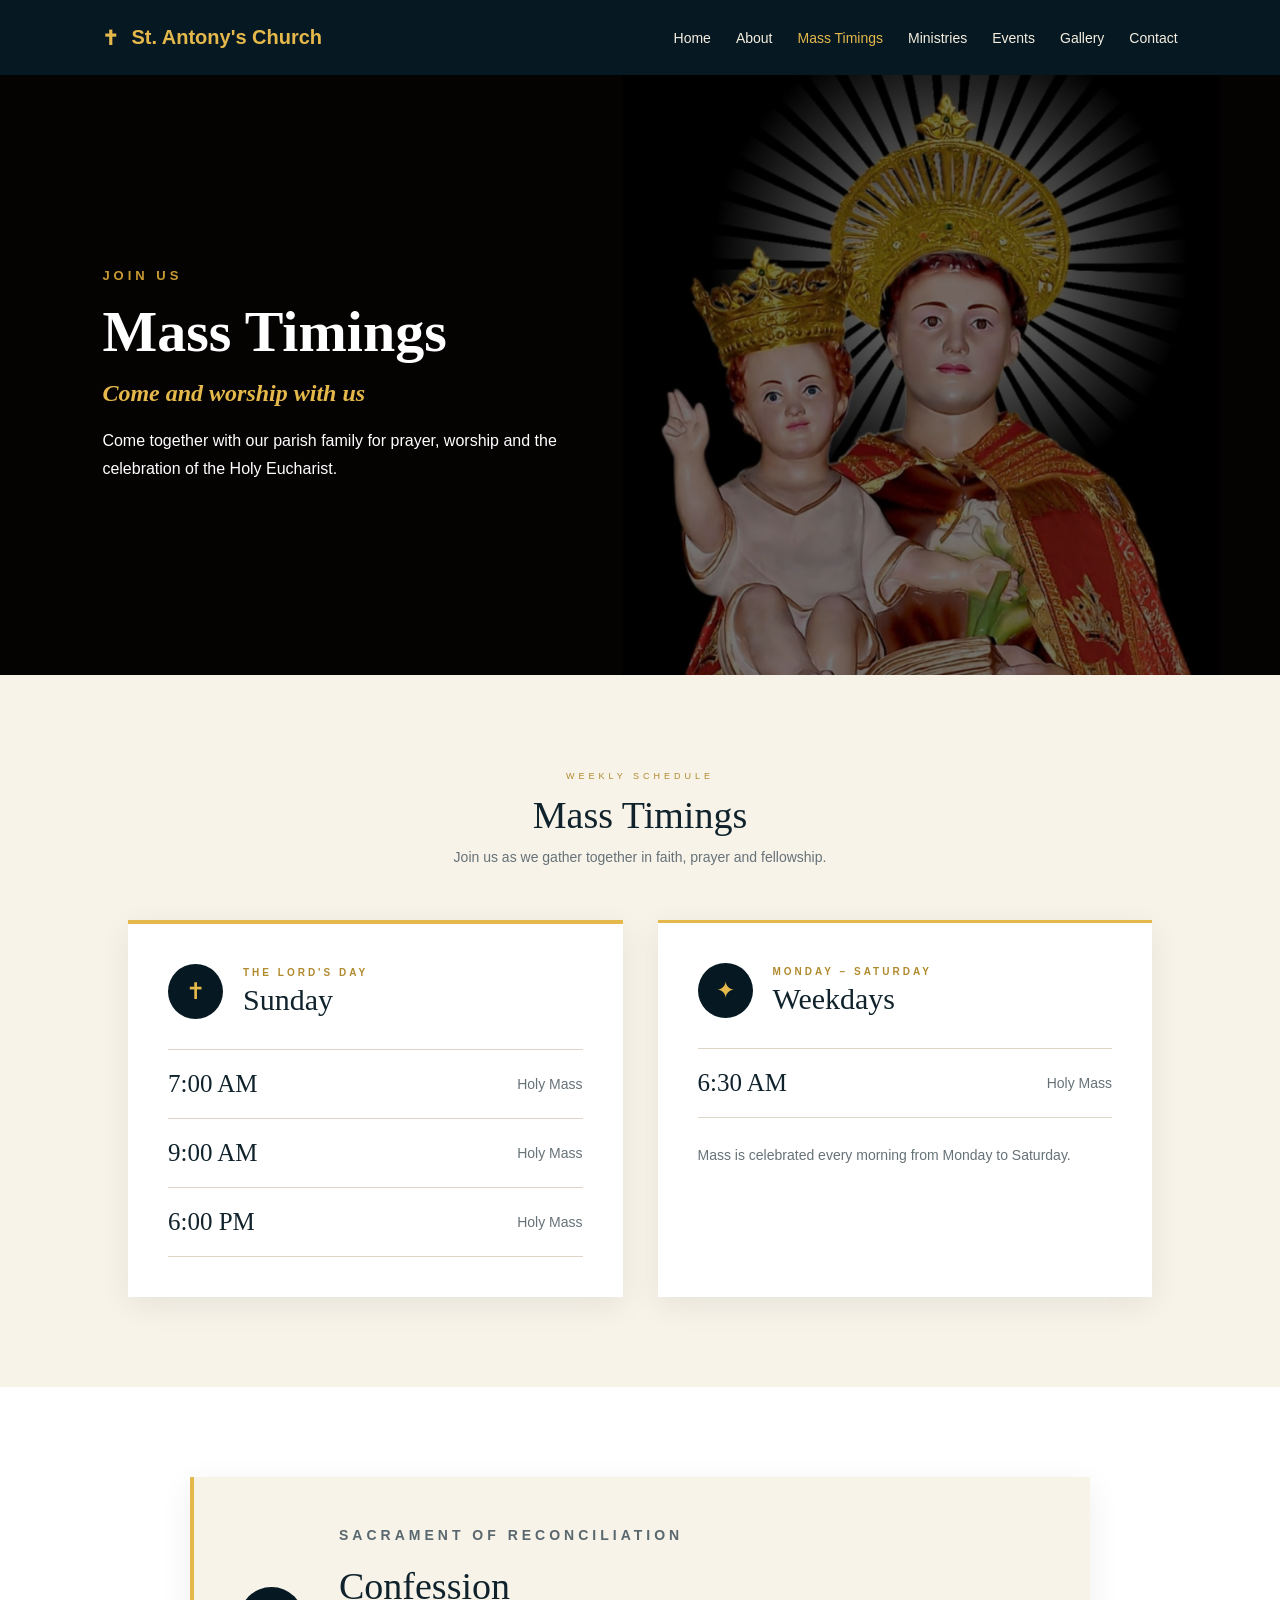
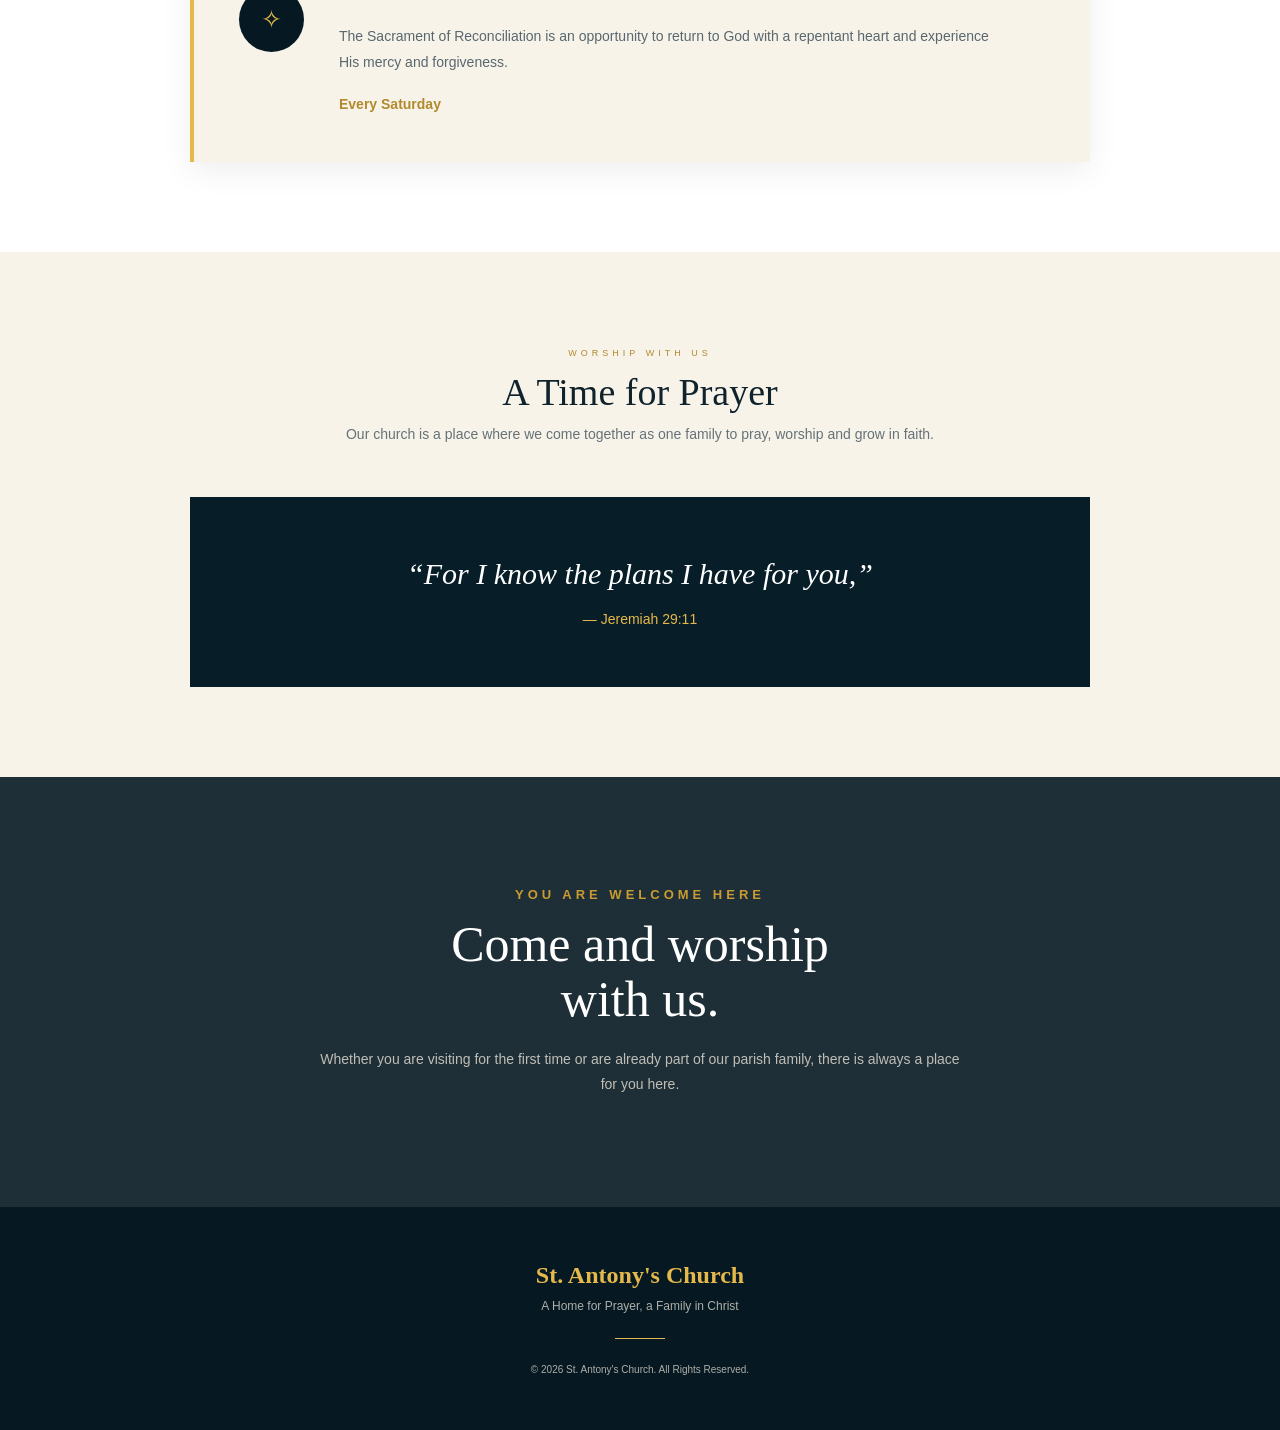
<file: mass-timings/mass-timings.html>
<!DOCTYPE html>
<html lang="en">

<head>

    <meta charset="UTF-8">

    <meta name="viewport"
          content="width=device-width, initial-scale=1.0">

    <title>Mass Timings | St. Antony's Church</title>

    <link rel="stylesheet" href="mass-timings.css">

</head>


<body>


    <!-- FIXED BACKGROUND -->

    <div class="background-image"></div>


    <!-- PAGE CONTENT -->

    <div class="page-content">


        <!-- NAVBAR -->

        <header>

            <div class="logo">

                ✝

                <span>
                    St. Antony's Church
                </span>

            </div>


            <nav>

                <a href="../home/index.html">
                    Home
                </a>

                <a href="../about/about.html">
                    About
                </a>

                <a href="../mass-timings/mass-timings.html"
                   class="active">
                    Mass Timings
                </a>

                <a href="../ministries/ministries.html">
                    Ministries
                </a>

                <a href="../events/events.html">
                    Events
                </a>

                <a href="../gallery/gallery.html">
                    Gallery
                </a>

                <a href="#">
                    Contact
                </a>

            </nav>

        </header>



        <!-- HERO -->

        <section class="mass-hero">

            <div class="hero-content">

                <p class="small-title">
                    JOIN US
                </p>


                <h1>
                    Mass Timings
                </h1>


                <h2>
                    Come and worship with us
                </h2>


                <p>
                    Come together with our parish family
                    for prayer, worship and the celebration
                    of the Holy Eucharist.
                </p>

            </div>

        </section>



        <!-- WEEKLY MASS -->

        <section class="mass-section">


            <div class="section-heading">

                <span>
                    WEEKLY SCHEDULE
                </span>

                <h2>
                    Mass Timings
                </h2>

                <p>
                    Join us as we gather together in faith,
                    prayer and fellowship.
                </p>

            </div>



            <div class="timings-container">


                <!-- SUNDAY -->

                <div class="timing-card sunday-card">

                    <div class="card-heading">

                        <span class="card-icon">
                            ✝
                        </span>

                        <div>

                            <span class="day-label">
                                THE LORD'S DAY
                            </span>

                            <h3>
                                Sunday
                            </h3>

                        </div>

                    </div>


                    <div class="timing-row">

                        <span class="time">
                            7:00 AM
                        </span>

                        <span class="mass-name">
                            Holy Mass
                        </span>

                    </div>


                    <div class="timing-row">

                        <span class="time">
                            9:00 AM
                        </span>

                        <span class="mass-name">
                            Holy Mass
                        </span>

                    </div>


                    <div class="timing-row">

                        <span class="time">
                            6:00 PM
                        </span>

                        <span class="mass-name">
                            Holy Mass
                        </span>

                    </div>

                </div>



                <!-- WEEKDAYS -->

                <div class="timing-card">

                    <div class="card-heading">

                        <span class="card-icon">
                            ✦
                        </span>

                        <div>

                            <span class="day-label">
                                MONDAY – SATURDAY
                            </span>

                            <h3>
                                Weekdays
                            </h3>

                        </div>

                    </div>


                    <div class="timing-row">

                        <span class="time">
                            6:30 AM
                        </span>

                        <span class="mass-name">
                            Holy Mass
                        </span>

                    </div>


                    <p class="card-note">
                        Mass is celebrated every morning
                        from Monday to Saturday.
                    </p>

                </div>

            </div>

        </section>



        <!-- CONFESSION -->

        <section class="confession-section">


            <div class="confession-content">

                <div class="confession-icon">
                    ✧
                </div>


                <div>

                    <p class="small-title">
                        SACRAMENT OF RECONCILIATION
                    </p>

                    <h2>
                        Confession
                    </h2>

                    <p>
                        The Sacrament of Reconciliation is
                        an opportunity to return to God with
                        a repentant heart and experience His
                        mercy and forgiveness.
                    </p>

                    <p class="confession-time">
                        Every Saturday
                    </p>

                </div>

            </div>

        </section>



        <!-- PRAYER -->

        <section class="prayer-section">


            <div class="section-heading">

                <span>
                    WORSHIP WITH US
                </span>

                <h2>
                    A Time for Prayer
                </h2>

                <p>
                    Our church is a place where we come
                    together as one family to pray, worship
                    and grow in faith.
                </p>

            </div>


            <div class="prayer-box">

                <p>
                    “For I know the plans I have for you,”
                </p>

                <span>
                    — Jeremiah 29:11
                </span>

            </div>

        </section>



        <!-- WELCOME -->

        <section class="welcome-section">

            <div class="welcome-content">

                <p class="small-title">
                    YOU ARE WELCOME HERE
                </p>

                <h2>
                    Come and worship
                    <br>
                    with us.
                </h2>

                <p>
                    Whether you are visiting for the first time
                    or are already part of our parish family,
                    there is always a place for you here.
                </p>

            </div>

        </section>



        <!-- FOOTER -->

        <footer>

            <h3>
                St. Antony's Church
            </h3>

            <p>
                A Home for Prayer, a Family in Christ
            </p>

            <div class="footer-line"></div>

            <p class="copyright">
                © 2026 St. Antony's Church.
                All Rights Reserved.
            </p>

        </footer>


    </div>


</body>

</html>
</file>
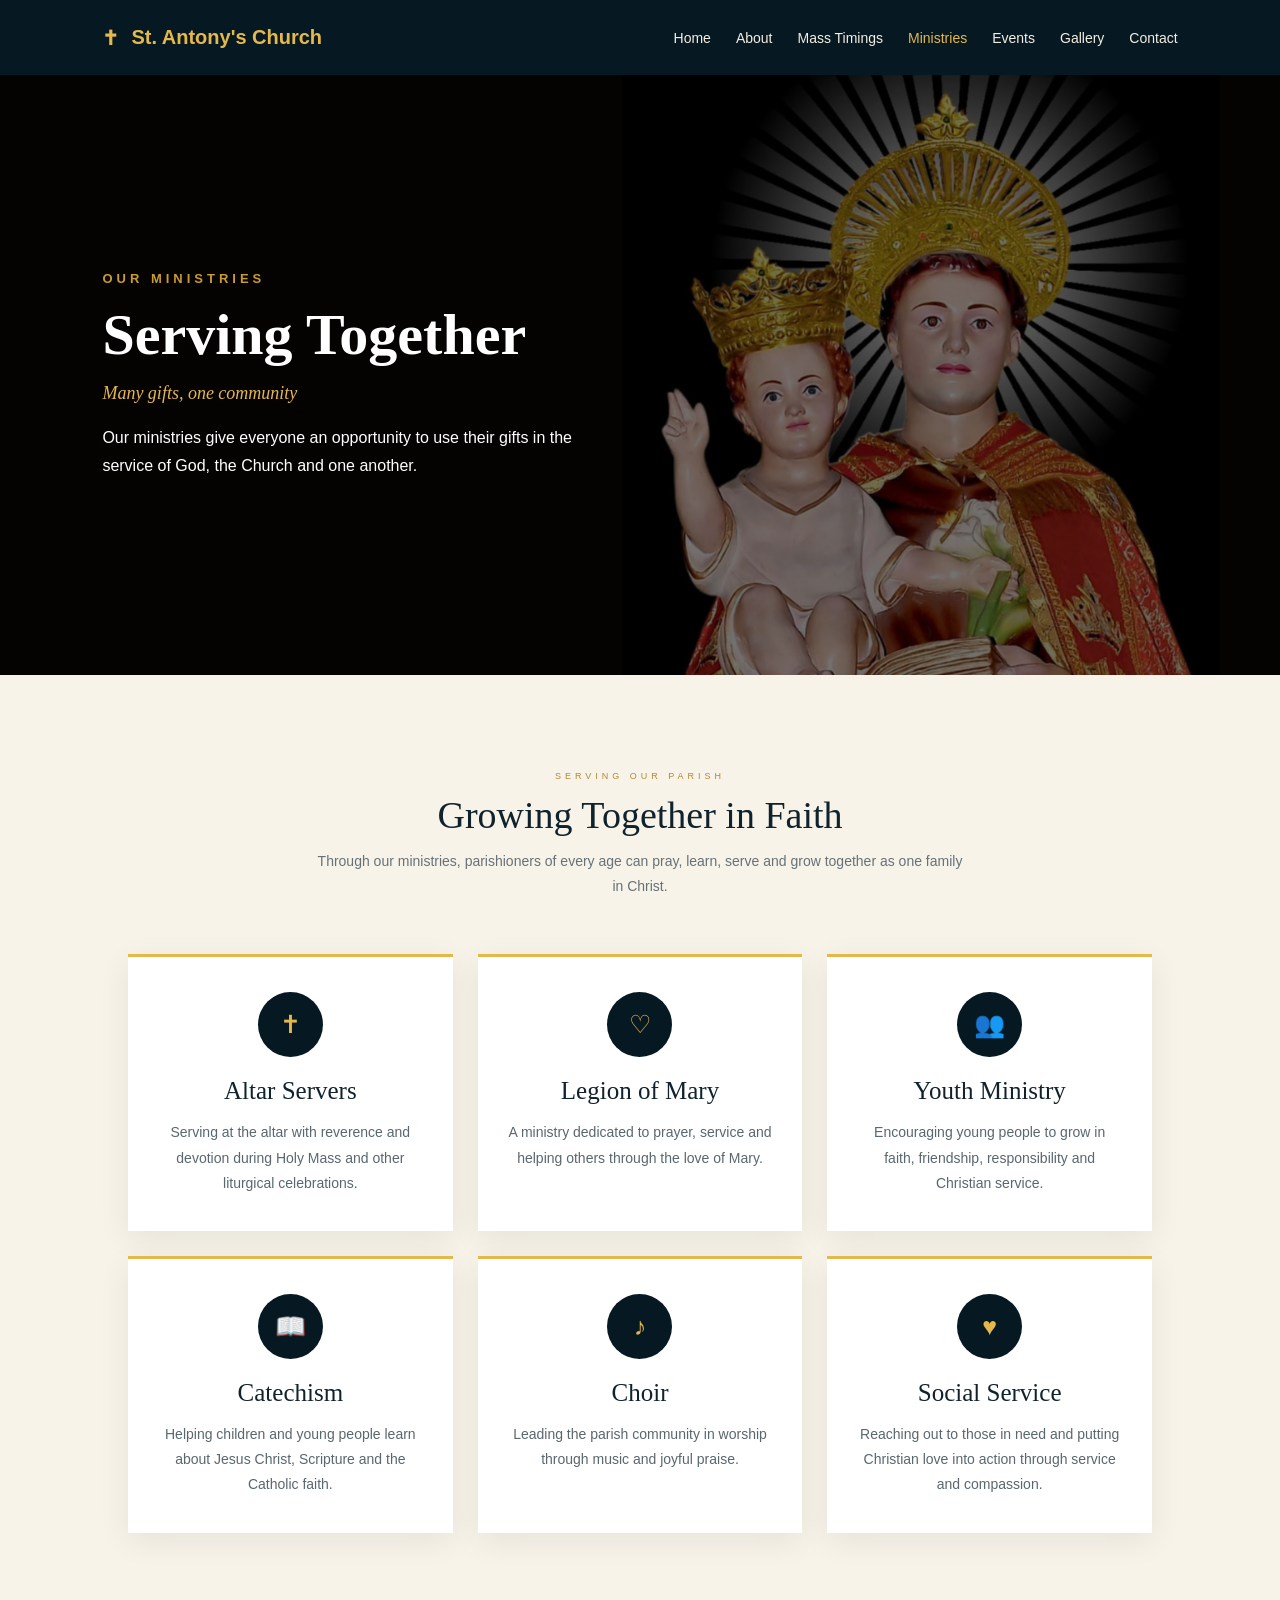
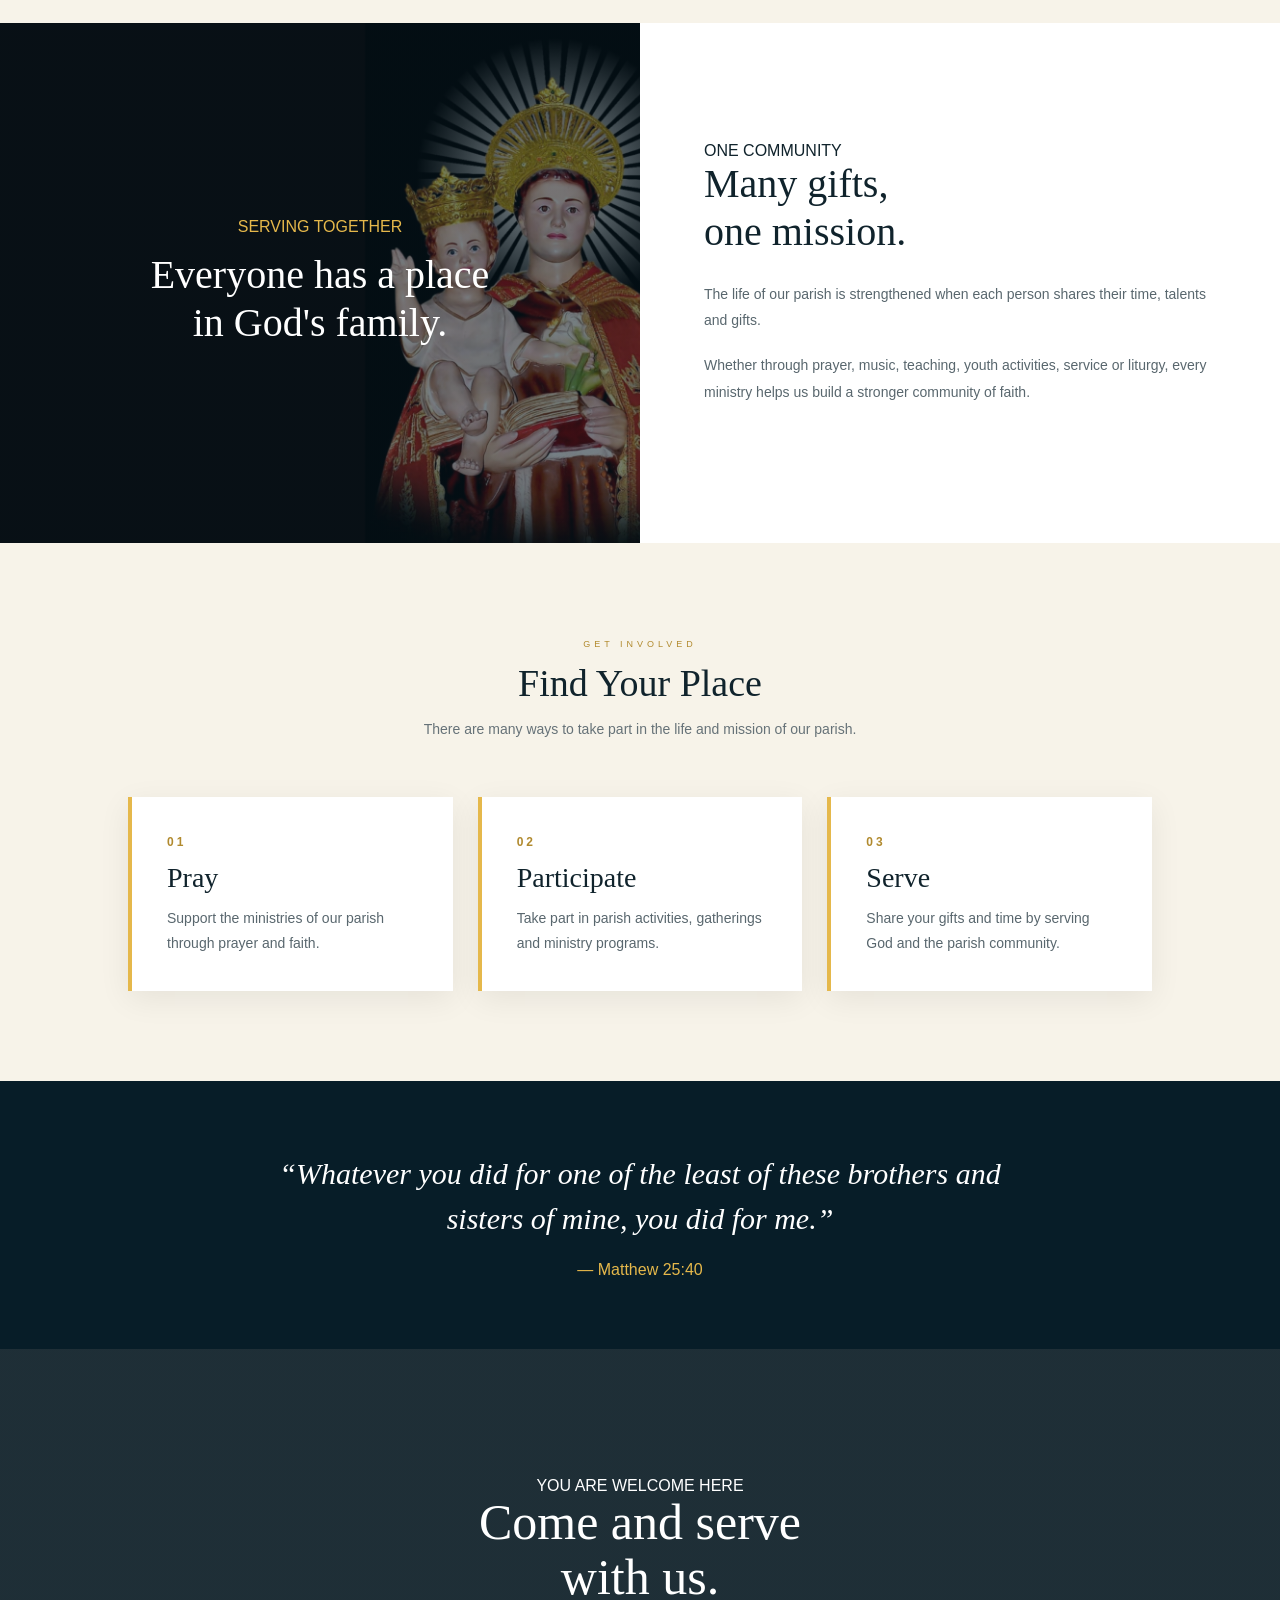
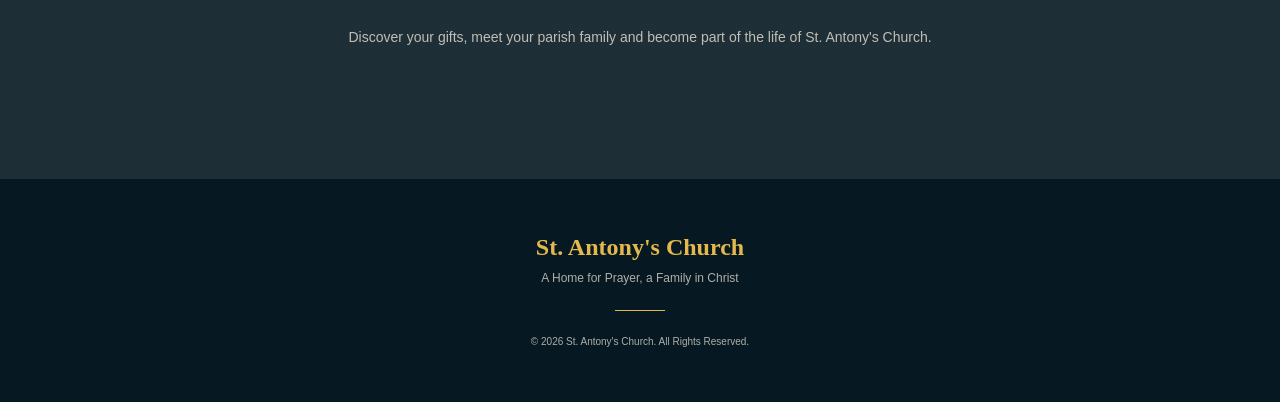
<file: ministries/ministries.html>
<!DOCTYPE html>
<html lang="en">

<head>

    <meta charset="UTF-8">

    <meta name="viewport"
          content="width=device-width, initial-scale=1.0">

    <title>Ministries | St. Antony's Church</title>

    <link rel="stylesheet" href="ministries.css">

</head>


<body>


    <!-- FIXED BACKGROUND -->

    <div class="background-image"></div>


    <!-- PAGE CONTENT -->

    <div class="page-content">


        <!-- NAVBAR -->

        <header>

            <div class="logo">
                ✝
                <span>St. Antony's Church</span>
            </div>


            <nav>

                <a href="../home/index.html">
                    Home
                </a>

                <a href="../about/about.html">
                    About
                </a>

                <a href="../mass-timings/mass-timings.html">
                    Mass Timings
                </a>

                <a href="ministries.html" class="active">
                    Ministries
                </a>

                <a href="../events/events.html">
                    Events
                </a>

                <a href="../gallery/gallery.html">
                    Gallery
                </a>

                <a href="#">
                    Contact
                </a>

            </nav>

        </header>



        <!-- HERO -->

        <section class="ministries-hero">

            <p class="small-title">
                OUR MINISTRIES
            </p>


            <h1>
                Serving Together
            </h1>


            <p class="subtitle">
                Many gifts, one community
            </p>


            <p class="intro">
                Our ministries give everyone an opportunity
                to use their gifts in the service of God,
                the Church and one another.
            </p>

        </section>



        <!-- INTRODUCTION -->

        <section class="ministries-section">


            <div class="section-heading">

                <span>
                    SERVING OUR PARISH
                </span>

                <h2>
                    Growing Together in Faith
                </h2>

                <p>
                    Through our ministries, parishioners of
                    every age can pray, learn, serve and
                    grow together as one family in Christ.
                </p>

            </div>


            <!-- MINISTRY GRID -->

            <div class="ministry-container">


                <!-- ALTAR SERVERS -->

                <div class="ministry-card">

                    <div class="ministry-icon">
                        ✝
                    </div>

                    <h3>
                        Altar Servers
                    </h3>

                    <p>
                        Serving at the altar with reverence
                        and devotion during Holy Mass and
                        other liturgical celebrations.
                    </p>

                </div>



                <!-- LEGION OF MARY -->

                <div class="ministry-card">

                    <div class="ministry-icon">
                        ♡
                    </div>

                    <h3>
                        Legion of Mary
                    </h3>

                    <p>
                        A ministry dedicated to prayer,
                        service and helping others through
                        the love of Mary.
                    </p>

                </div>



                <!-- YOUTH -->

                <div class="ministry-card">

                    <div class="ministry-icon">
                        👥
                    </div>

                    <h3>
                        Youth Ministry
                    </h3>

                    <p>
                        Encouraging young people to grow
                        in faith, friendship, responsibility
                        and Christian service.
                    </p>

                </div>



                <!-- CATECHISM -->

                <div class="ministry-card">

                    <div class="ministry-icon">
                        📖
                    </div>

                    <h3>
                        Catechism
                    </h3>

                    <p>
                        Helping children and young people
                        learn about Jesus Christ, Scripture
                        and the Catholic faith.
                    </p>

                </div>



                <!-- CHOIR -->

                <div class="ministry-card">

                    <div class="ministry-icon">
                        ♪
                    </div>

                    <h3>
                        Choir
                    </h3>

                    <p>
                        Leading the parish community in
                        worship through music and joyful
                        praise.
                    </p>

                </div>



                <!-- SOCIAL SERVICE -->

                <div class="ministry-card">

                    <div class="ministry-icon">
                        ♥
                    </div>

                    <h3>
                        Social Service
                    </h3>

                    <p>
                        Reaching out to those in need and
                        putting Christian love into action
                        through service and compassion.
                    </p>

                </div>

            </div>

        </section>



        <!-- SERVING TOGETHER -->

        <section class="serving-section">


            <div class="serving-image">

                <div class="image-overlay">

                    <span class="small-title">
                        SERVING TOGETHER
                    </span>

                    <h2>
                        Everyone has a place
                        <br>
                        in God's family.
                    </h2>

                </div>

            </div>


            <div class="serving-text">

                <p class="small-title">
                    ONE COMMUNITY
                </p>

                <h2>
                    Many gifts,
                    <br>
                    one mission.
                </h2>

                <p>
                    The life of our parish is strengthened
                    when each person shares their time,
                    talents and gifts.
                </p>

                <p>
                    Whether through prayer, music,
                    teaching, youth activities, service
                    or liturgy, every ministry helps us
                    build a stronger community of faith.
                </p>

            </div>

        </section>



        <!-- HOW TO SERVE -->

        <section class="serve-section">


            <div class="section-heading">

                <span>
                    GET INVOLVED
                </span>

                <h2>
                    Find Your Place
                </h2>

                <p>
                    There are many ways to take part in
                    the life and mission of our parish.
                </p>

            </div>


            <div class="serve-container">


                <div class="serve-card">

                    <span>
                        01
                    </span>

                    <h3>
                        Pray
                    </h3>

                    <p>
                        Support the ministries of our parish
                        through prayer and faith.
                    </p>

                </div>



                <div class="serve-card">

                    <span>
                        02
                    </span>

                    <h3>
                        Participate
                    </h3>

                    <p>
                        Take part in parish activities,
                        gatherings and ministry programs.
                    </p>

                </div>



                <div class="serve-card">

                    <span>
                        03
                    </span>

                    <h3>
                        Serve
                    </h3>

                    <p>
                        Share your gifts and time by serving
                        God and the parish community.
                    </p>

                </div>

            </div>

        </section>



        <!-- VERSE -->

        <section class="verse">

            <p>
                “Whatever you did for one of the least
                of these brothers and sisters of mine,
                you did for me.”
            </p>

            <span>
                — Matthew 25:40
            </span>

        </section>



        <!-- WELCOME -->

        <section class="welcome-section">

            <div class="welcome-content">

                <p class="small-title">
                    YOU ARE WELCOME HERE
                </p>

                <h2>
                    Come and serve
                    <br>
                    with us.
                </h2>

                <p>
                    Discover your gifts, meet your parish
                    family and become part of the life
                    of St. Antony's Church.
                </p>

            </div>

        </section>



        <!-- FOOTER -->

        <footer>

            <h3>
                St. Antony's Church
            </h3>

            <p>
                A Home for Prayer, a Family in Christ
            </p>

            <div class="footer-line"></div>

            <p class="copyright">
                © 2026 St. Antony's Church.
                All Rights Reserved.
            </p>

        </footer>


    </div>


</body>

</html>
</file>
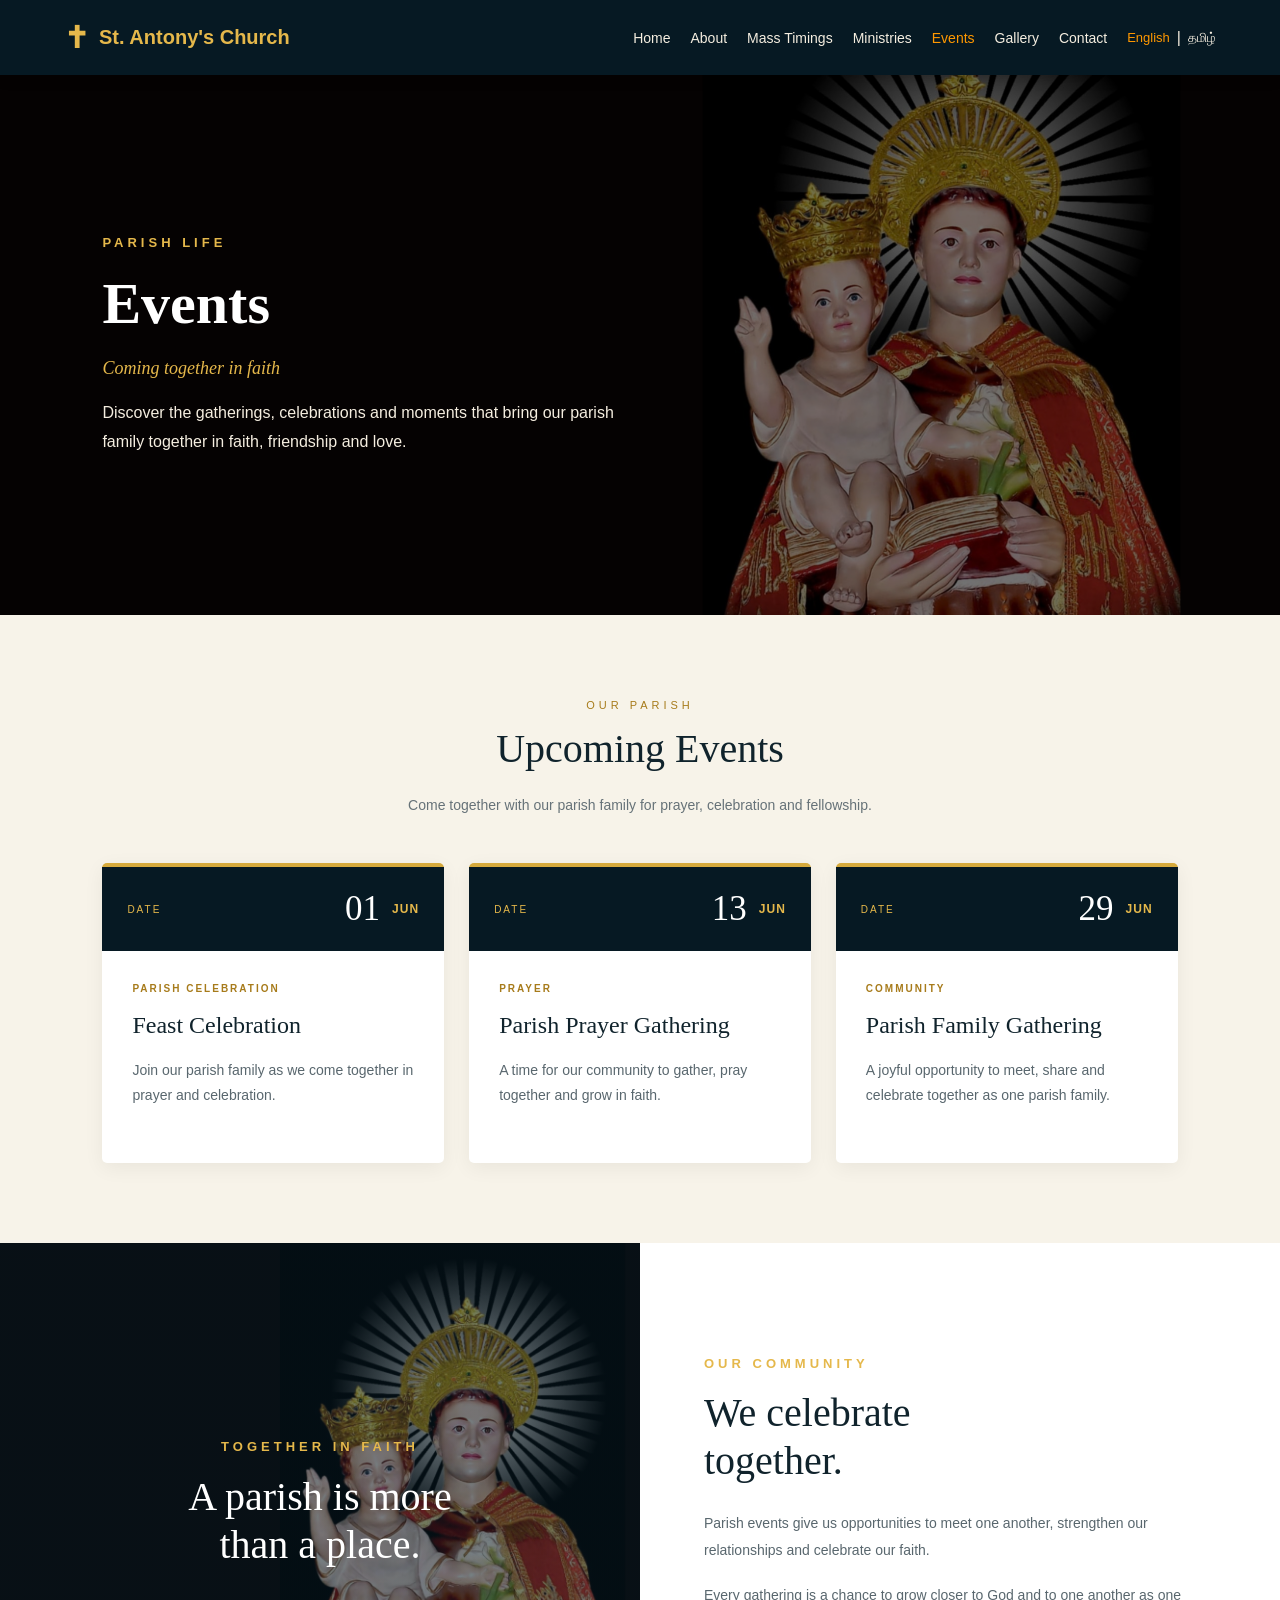
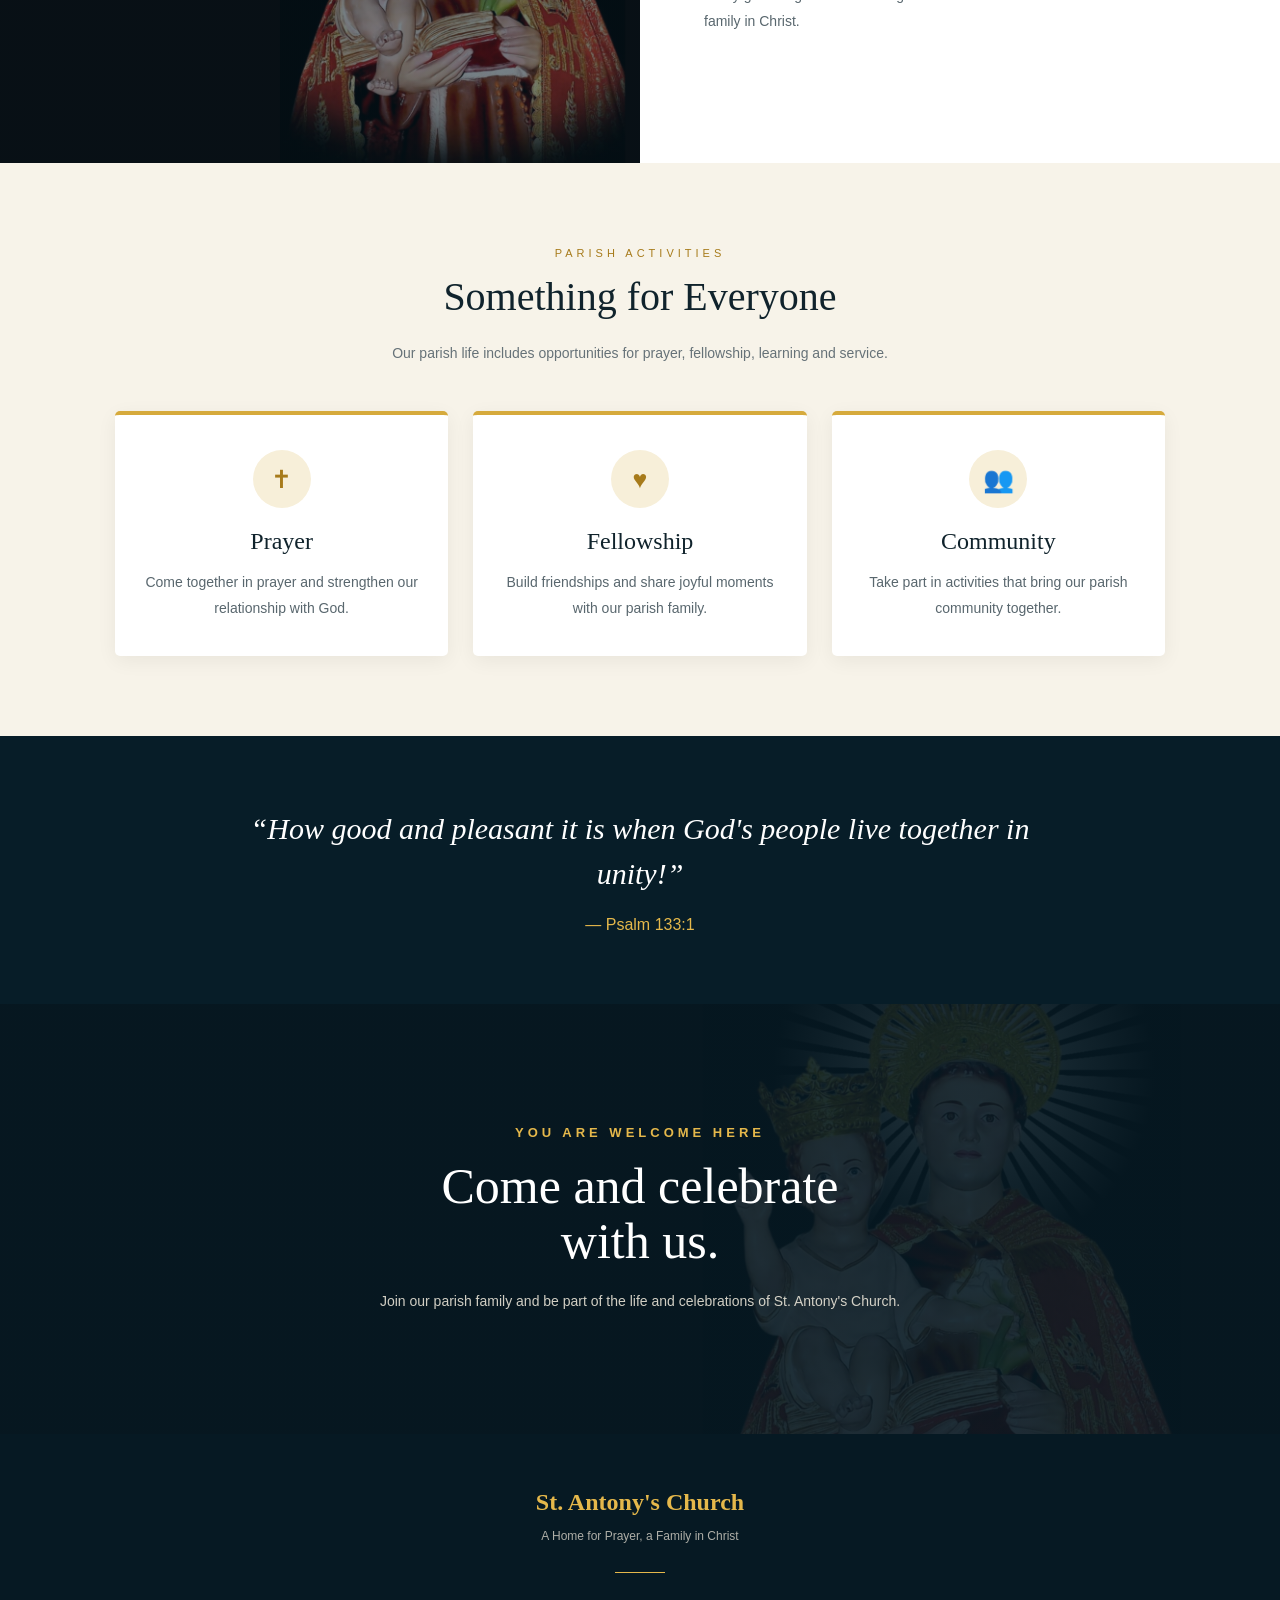
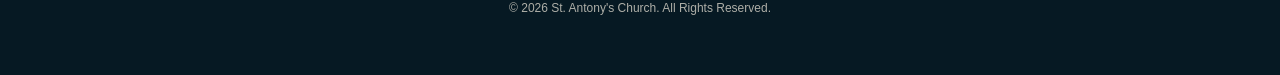
<file: Antony-s-church-website-sample/events/events.html>
<!DOCTYPE html>
<html lang="en">
<head>
    <meta charset="UTF-8">
    <meta name="viewport" content="width=device-width, initial-scale=1.0">
    <title>Events | St. Antony's Church</title>
    <link rel="stylesheet" href="events.css">
</head>
<body>

    <div class="background-image" aria-hidden="true"></div>

    <div class="page-content">

        <!-- FIXED HEADER -->
        <header>
            <div class="logo">
                <span class="cross">✝</span>
                <span>St. Antony's Church</span>
            </div>

            <nav aria-label="Main navigation">
                <a href="../home/index.html">Home</a>
                <a href="../about/about.html">About</a>
                <a href="../mass-timings/mass-timings.html">Mass Timings</a>
                <a href="../ministries/ministries.html">Ministries</a>
                <a href="events.html" class="active">Events</a>
                <a href="../gallery/gallery.html">Gallery</a>
                <a href="#contact">Contact</a>

                <div class="language-switch" aria-label="Choose language">
                    <button type="button" id="englishBtn" class="active">English</button>
                    <span>|</span>
                    <button type="button" id="tamilBtn">தமிழ்</button>
                </div>
            </nav>
        </header>

        <main>
            <!-- HERO -->
            <section class="events-hero">
                <div class="hero-content">
                    <p class="small-title">PARISH LIFE</p>
                    <h1>Events</h1>
                    <p class="subtitle">Coming together in faith</p>
                    <p class="intro">
                        Discover the gatherings, celebrations and moments
                        that bring our parish family together in faith,
                        friendship and love.
                    </p>
                </div>
            </section>

            <!-- EVENTS -->
            <section class="events-section">
                <div class="section-heading">
                    <span>OUR PARISH</span>
                    <h2>Upcoming Events</h2>
                    <p>
                        Come together with our parish family for prayer,
                        celebration and fellowship.
                    </p>
                </div>

                <div class="event-container">

                    <article class="event-card">
                        <div class="event-date">
                            <span>DATE</span>
                            <strong>01</strong>
                            <small>JUN</small>
                        </div>
                        <div class="event-content">
                            <p class="event-type">PARISH CELEBRATION</p>
                            <h3>Feast Celebration</h3>
                            <p>
                                Join our parish family as we come together
                                in prayer and celebration.
                            </p>
                        </div>
                    </article>

                    <article class="event-card">
                        <div class="event-date">
                            <span>DATE</span>
                            <strong>13</strong>
                            <small>JUN</small>
                        </div>
                        <div class="event-content">
                            <p class="event-type">PRAYER</p>
                            <h3>Parish Prayer Gathering</h3>
                            <p>
                                A time for our community to gather, pray
                                together and grow in faith.
                            </p>
                        </div>
                    </article>

                    <article class="event-card">
                        <div class="event-date">
                            <span>DATE</span>
                            <strong>29</strong>
                            <small>JUN</small>
                        </div>
                        <div class="event-content">
                            <p class="event-type">COMMUNITY</p>
                            <h3>Parish Family Gathering</h3>
                            <p>
                                A joyful opportunity to meet, share and
                                celebrate together as one parish family.
                            </p>
                        </div>
                    </article>

                </div>
            </section>

            <!-- COMMUNITY -->
            <section class="community-section">
                <div class="community-image">
                    <div class="image-overlay">
                        <p class="small-title">TOGETHER IN FAITH</p>
                        <h2>A parish is more<br>than a place.</h2>
                    </div>
                </div>

                <div class="community-text">
                    <p class="small-title">OUR COMMUNITY</p>
                    <h2>We celebrate<br>together.</h2>
                    <p>
                        Parish events give us opportunities to meet one
                        another, strengthen our relationships and
                        celebrate our faith.
                    </p>
                    <p>
                        Every gathering is a chance to grow closer to God
                        and to one another as one family in Christ.
                    </p>
                </div>
            </section>

            <!-- CATEGORIES -->
            <section class="categories-section">
                <div class="section-heading">
                    <span>PARISH ACTIVITIES</span>
                    <h2>Something for Everyone</h2>
                    <p>
                        Our parish life includes opportunities for prayer,
                        fellowship, learning and service.
                    </p>
                </div>

                <div class="categories-container">
                    <article class="category-card">
                        <div class="category-icon">✝</div>
                        <h3>Prayer</h3>
                        <p>
                            Come together in prayer and strengthen our
                            relationship with God.
                        </p>
                    </article>

                    <article class="category-card">
                        <div class="category-icon">♥</div>
                        <h3>Fellowship</h3>
                        <p>
                            Build friendships and share joyful moments
                            with our parish family.
                        </p>
                    </article>

                    <article class="category-card">
                        <div class="category-icon">👥</div>
                        <h3>Community</h3>
                        <p>
                            Take part in activities that bring our parish
                            community together.
                        </p>
                    </article>
                </div>
            </section>

            <!-- BIBLE VERSE -->
            <section class="verse">
                <p>
                    “How good and pleasant it is when God's people live
                    together in unity!”
                </p>
                <span>— Psalm 133:1</span>
            </section>

            <!-- WELCOME -->
            <section class="welcome-section">
                <div class="welcome-content">
                    <p class="small-title">YOU ARE WELCOME HERE</p>
                    <h2>Come and celebrate<br>with us.</h2>
                    <p>
                        Join our parish family and be part of the life
                        and celebrations of St. Antony's Church.
                    </p>
                </div>
            </section>
        </main>

        <!-- FOOTER -->
        <footer id="contact">
            <h3>St. Antony's Church</h3>
            <p>A Home for Prayer, a Family in Christ</p>
            <div class="footer-line"></div>
            <p class="copyright">
                © 2026 St. Antony's Church. All Rights Reserved.
            </p>
        </footer>

    </div>

    <script src="events.js"></script>
</body>
</html>
</file>
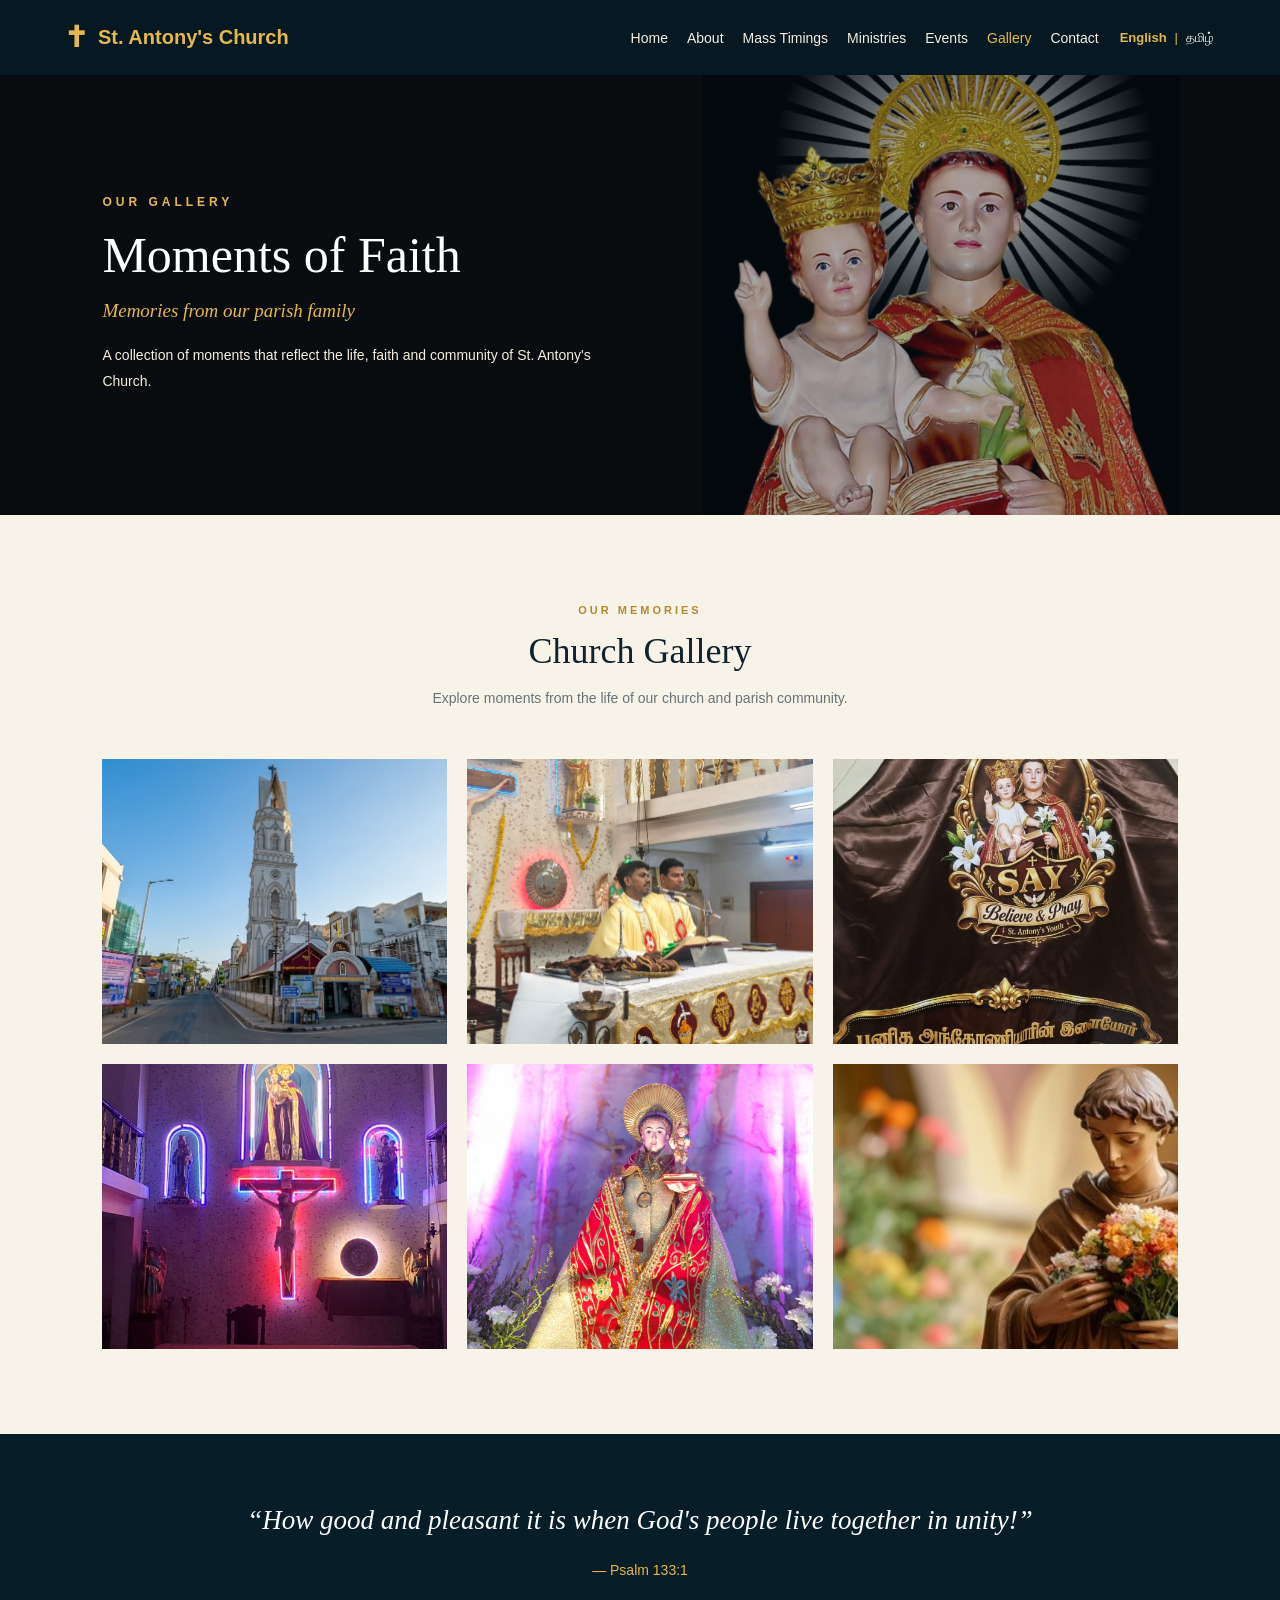
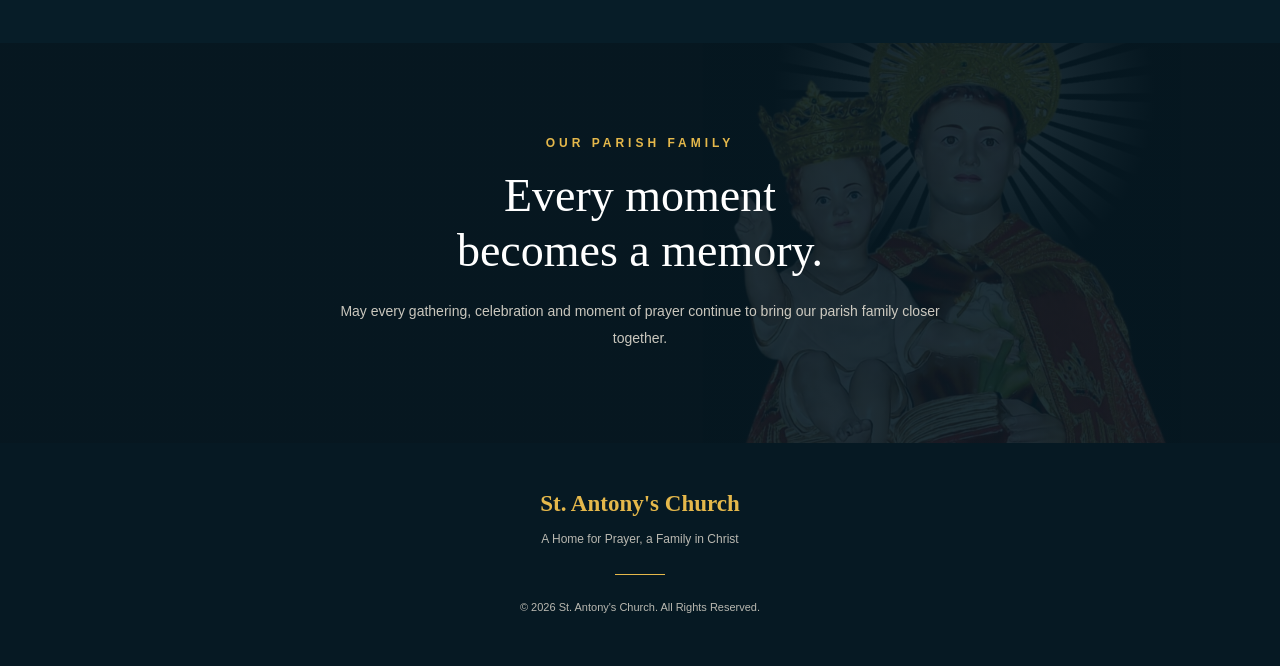
<file: Antony-s-church-website-sample/gallery/gallery.html>
<!DOCTYPE html>
<html lang="en">
<head>
    <meta charset="UTF-8">
    <meta name="viewport" content="width=device-width, initial-scale=1.0">
    <title>Gallery | St. Antony's Church</title>
    <link rel="stylesheet" href="gallery.css">
</head>

<body>
    <div class="background-image"></div>

    <div class="page-content">

        <!-- NAVBAR -->
        <header>
            <a class="logo" href="../home/index.html">
                <span class="cross">✝</span>
                <span>St. Antony's Church</span>
            </a>

            <nav>
                <a href="../home/index.html" data-translate="home">Home</a>
                <a href="../about/about.html" data-translate="about">About</a>
                <a href="../mass-timings/mass-timings.html"
                   data-translate="mass">Mass Timings</a>
                <a href="../ministries/ministries.html"
                   data-translate="ministries">Ministries</a>
                <a href="../events/events.html" data-translate="events">Events</a>
                <a href="../gallery/gallery.html" class="active"
                   data-translate="gallery">Gallery</a>
                <a href="#contact" data-translate="contact">Contact</a>

                <div class="language-switch">
                    <button type="button" id="englishBtn" class="selected">
                        English
                    </button>
                    <span>|</span>
                    <button type="button" id="tamilBtn">
                        தமிழ்
                    </button>
                </div>
            </nav>
        </header>

        <!-- HERO -->
        <section class="gallery-hero">
            <div class="hero-content">
                <p class="small-title" data-translate="heroLabel">
                    OUR GALLERY
                </p>

                <h1 data-translate="heroTitle">Moments of Faith</h1>

                <p class="subtitle" data-translate="heroSubtitle">
                    Memories from our parish family
                </p>

                <p class="intro" data-translate="heroIntro">
                    A collection of moments that reflect the life, faith
                    and community of St. Antony's Church.
                </p>
            </div>
        </section>

        <!-- GALLERY SECTION -->
        <section class="gallery-section">
            <div class="section-heading">
                <span data-translate="sectionLabel">OUR MEMORIES</span>
                <h2 data-translate="sectionTitle">Church Gallery</h2>
                <p data-translate="sectionIntro">
                    Explore moments from the life of our church and
                    parish community.
                </p>
            </div>

            <!-- PHOTO GRID -->
            <div class="gallery-container">

                <a href="#photo1" class="gallery-item">
                    <img src="../home/church.jpg"
                         alt="St. Antony's Church" loading="lazy">
                    <div class="image-overlay">
                        <span data-translate="view">VIEW</span>
                    </div>
                </a>

                <a href="#photo2" class="gallery-item">
                    <img src="../home/church1.jpg"
                         alt="Church photograph 2" loading="lazy">
                    <div class="image-overlay">
                        <span data-translate="view">VIEW</span>
                    </div>
                </a>

                <a href="#photo3" class="gallery-item">
                    <img src="../home/church2.jpg"
                         alt="Church photograph 3" loading="lazy">
                    <div class="image-overlay">
                        <span data-translate="view">VIEW</span>
                    </div>
                </a>

                <a href="#photo4" class="gallery-item">
                    <img src="../home/church3.jpg"
                         alt="Church photograph 4" loading="lazy">
                    <div class="image-overlay">
                        <span data-translate="view">VIEW</span>
                    </div>
                </a>

                <a href="#photo5" class="gallery-item">
                    <img src="../home/church4.jpg"
                         alt="Church photograph 5" loading="lazy">
                    <div class="image-overlay">
                        <span data-translate="view">VIEW</span>
                    </div>
                </a>

                <a href="#photo6" class="gallery-item">
                    <img src="../home/hero.jpg"
                         alt="Church photograph 6" loading="lazy">
                    <div class="image-overlay">
                        <span data-translate="view">VIEW</span>
                    </div>
                </a>

            </div>
        </section>

        <!-- LIGHTBOXES -->
        <div id="photo1" class="lightbox">
            <a href="#" class="close" aria-label="Close image">&times;</a>
            <img src="../home/church.jpg" alt="St. Antony's Church">
        </div>

        <div id="photo2" class="lightbox">
            <a href="#" class="close" aria-label="Close image">&times;</a>
            <img src="../home/church1.jpg" alt="Church photograph 2">
        </div>

        <div id="photo3" class="lightbox">
            <a href="#" class="close" aria-label="Close image">&times;</a>
            <img src="../home/church2.jpg" alt="Church photograph 3">
        </div>

        <div id="photo4" class="lightbox">
            <a href="#" class="close" aria-label="Close image">&times;</a>
            <img src="../home/church3.jpg" alt="Church photograph 4">
        </div>

        <div id="photo5" class="lightbox">
            <a href="#" class="close" aria-label="Close image">&times;</a>
            <img src="../home/church4.jpg" alt="Church photograph 5">
        </div>

        <div id="photo6" class="lightbox">
            <a href="#" class="close" aria-label="Close image">&times;</a>
            <img src="../home/hero.jpg" alt="Church photograph 6">
        </div>

        <!-- BIBLE VERSE -->
        <section class="verse">
            <p data-translate="verse">
                “How good and pleasant it is when God's people live
                together in unity!”
            </p>
            <span>— Psalm 133:1</span>
        </section>

        <!-- WELCOME SECTION -->
        <section class="welcome-section">
            <div class="welcome-content">
                <p class="small-title" data-translate="welcomeLabel">
                    OUR PARISH FAMILY
                </p>

                <h2>
                    <span data-translate="welcomeLine1">Every moment</span>
                    <br>
                    <span data-translate="welcomeLine2">becomes a memory.</span>
                </h2>

                <p data-translate="welcomeText">
                    May every gathering, celebration and moment of prayer
                    continue to bring our parish family closer together.
                </p>
            </div>
        </section>

        <!-- FOOTER / CONTACT TARGET -->
        <footer id="contact">
            <h3>St. Antony's Church</h3>
            <p data-translate="tagline">A Home for Prayer, a Family in Christ</p>
            <div class="footer-line"></div>
            <p class="copyright" data-translate="copyright">
                © 2026 St. Antony's Church. All Rights Reserved.
            </p>
        </footer>

    </div>

    <script src="gallery.js"></script>
</body>
</html>
</file>
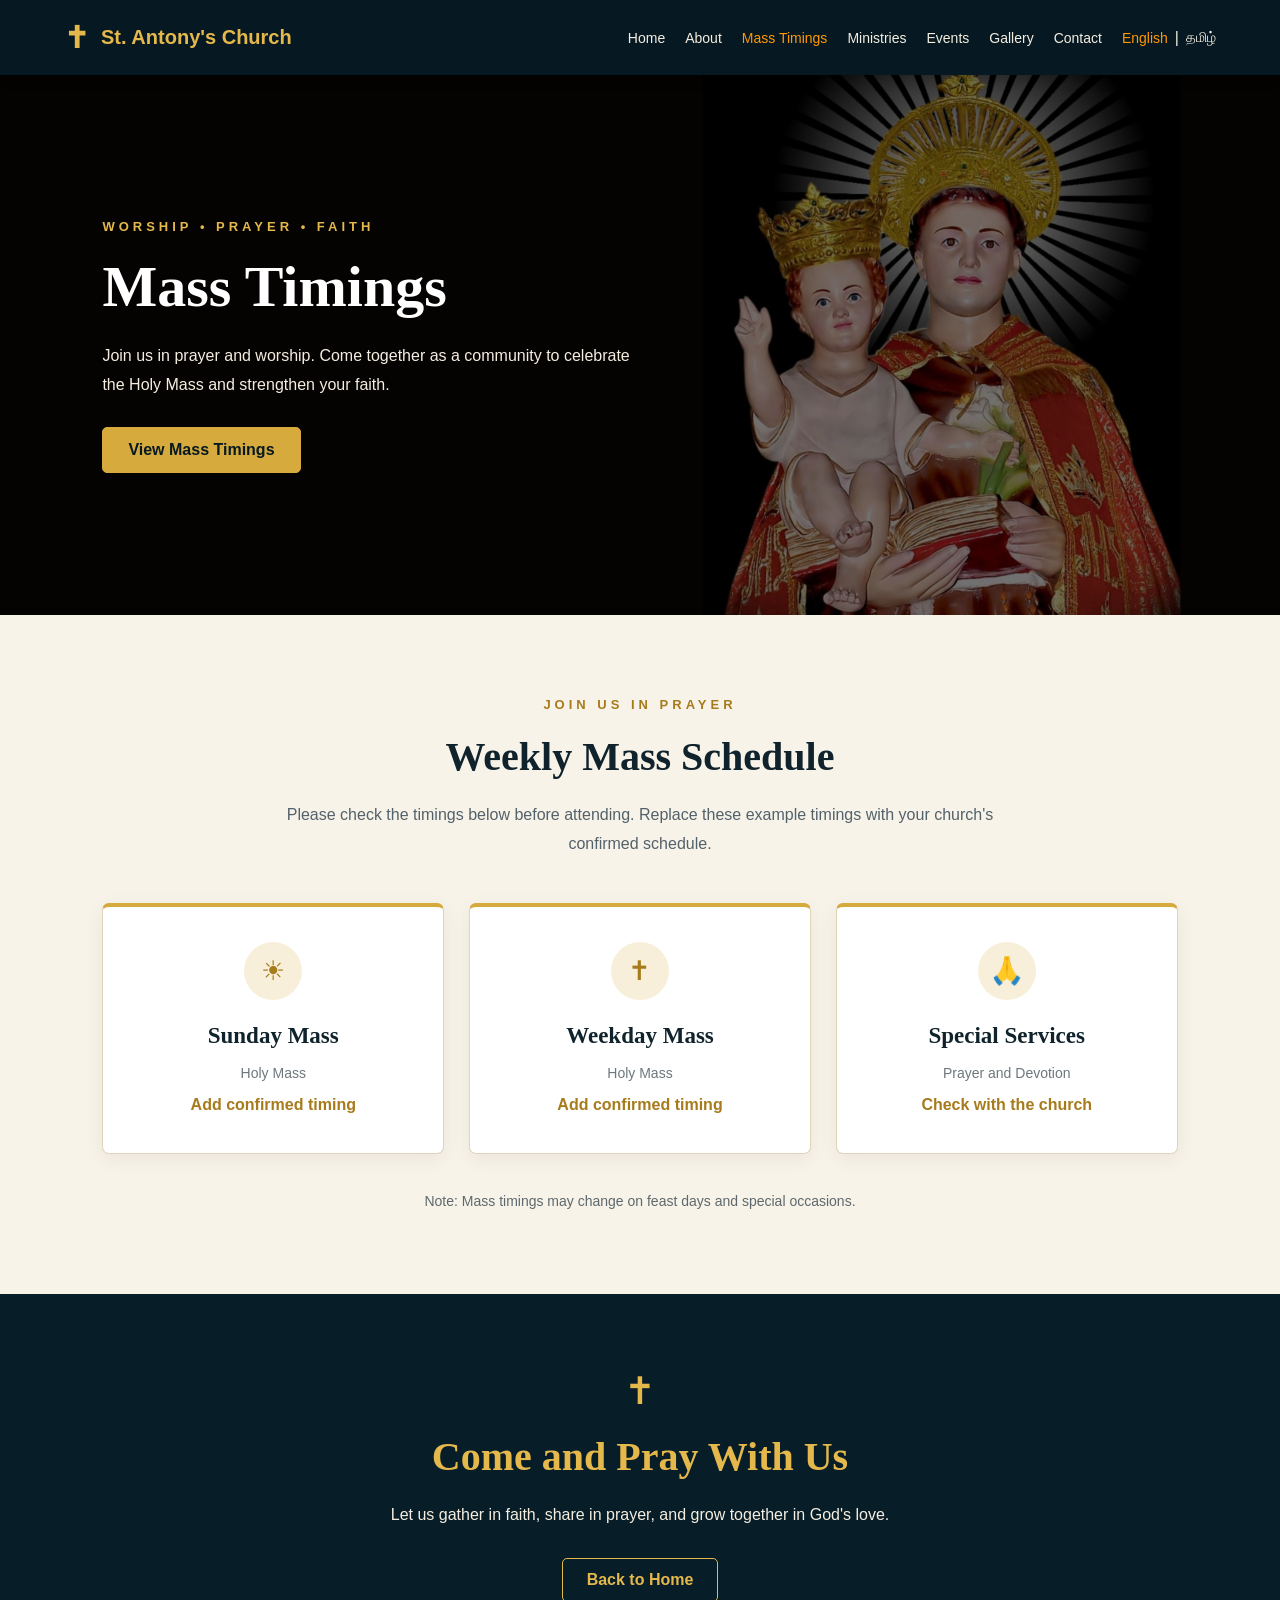
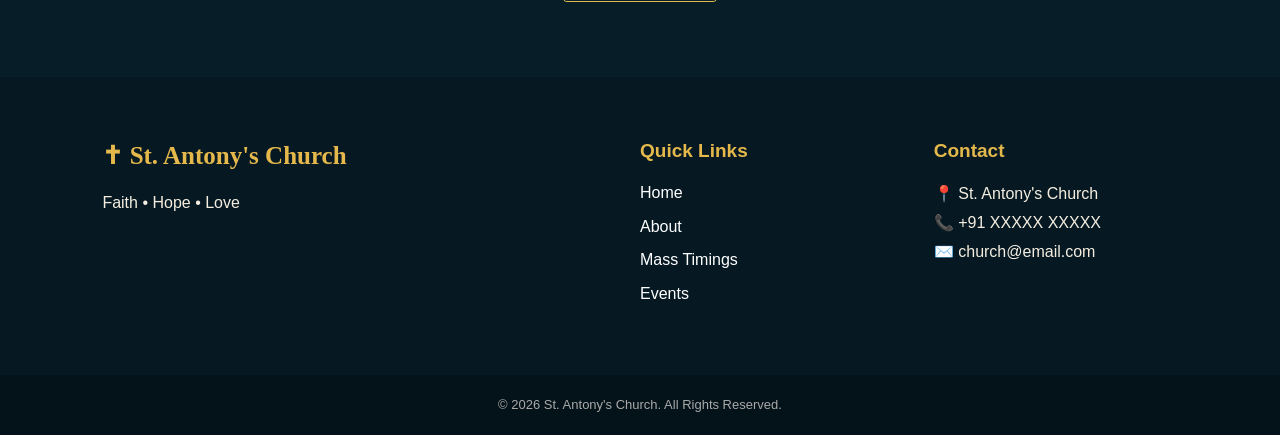
<file: Antony-s-church-website-sample/mass-timings/mass-timings.html>
<!DOCTYPE html>
<html lang="en">
<head>
    <meta charset="UTF-8">
    <meta name="viewport" content="width=device-width, initial-scale=1.0">
    <meta name="description" content="Mass timings and prayer information for St. Antony's Church.">
    <title>Mass Timings | St. Antony's Church</title>
    <link rel="stylesheet" href="mass-timings.css">
</head>

<body>

    <!-- Fixed Header -->
   
<header>
    <div class="logo">
        <span class="cross">✝</span>
        <span data-key="churchName">St. Antony's Church</span>
    </div>

    <nav aria-label="Main navigation">
        <a href="../home/index.html" data-key="navHome">Home</a>
        <a href="../about/about.html" data-key="navAbout">About</a>
        <a href="../mass-timings/mass-timings.html"
           class="active" aria-current="page" data-key="navMass">
            Mass Timings
        </a>
        <a href="../ministries/ministries.html" data-key="navMinistries">Ministries</a>
        <a href="../events/events.html" data-key="navEvents">Events</a>
        <a href="../gallery/gallery.html" data-key="navGallery">Gallery</a>
        <a href="#contact" data-key="navContact">Contact</a>

        <div class="language-switch">
            <button type="button" id="englishBtn" class="active">English</button>
            <span>|</span>
            <button type="button" id="tamilBtn">தமிழ்</button>
        </div>
    </nav>
</header>


    <main>
        <!-- Hero Section -->
        <section class="mass-hero">
            <div class="hero-content">
                <p class="small-title">WORSHIP • PRAYER • FAITH</p>
                <h1 data-key="heroTitle">Mass Timings</h1>
                <p class="hero-description">
                    Join us in prayer and worship. Come together as a community
                    to celebrate the Holy Mass and strengthen your faith.
                </p>
                <a href="#weekly-timings" class="hero-button">View Mass Timings</a>
            </div>
        </section>

        <!-- Mass Timings Section -->
        <section class="timings-section" id="weekly-timings">
            <div class="section-heading">
                <p class="small-title">JOIN US IN PRAYER</p>
                <h2>Weekly Mass Schedule</h2>
                <p>
                    Please check the timings below before attending.
                    Replace these example timings with your church's confirmed schedule.
                </p>
            </div>

            <div class="timings-grid">

                <article class="timing-card">
                    <div class="card-icon" aria-hidden="true">☀</div>
                    <h3>Sunday Mass</h3>
                    <p class="timing-label">Holy Mass</p>
                    <p class="timing-value">Add confirmed timing</p>
                </article>

                <article class="timing-card">
                    <div class="card-icon" aria-hidden="true">✝</div>
                    <h3>Weekday Mass</h3>
                    <p class="timing-label">Holy Mass</p>
                    <p class="timing-value">Add confirmed timing</p>
                </article>

                <article class="timing-card">
                    <div class="card-icon" aria-hidden="true">🙏</div>
                    <h3>Special Services</h3>
                    <p class="timing-label">Prayer and Devotion</p>
                    <p class="timing-value">Check with the church</p>
                </article>

            </div>

            <p class="timing-note">
                Note: Mass timings may change on feast days and special occasions.
            </p>
        </section>

        <!-- Prayer Invitation -->
        <section class="prayer-section">
            <div class="prayer-content">
                <span class="prayer-cross" aria-hidden="true">✝</span>
                <h2>Come and Pray With Us</h2>
                <p>
                    Let us gather in faith, share in prayer, and grow together
                    in God's love.
                </p>
                <a href="../home/index.html" class="prayer-button">Back to Home</a>
            </div>
        </section>
    </main>

    <!-- Footer matching the Home page -->
    <footer id="contact">
        <div class="footer-church">
            <h2>✝ <span>St. Antony's Church</span></h2>
            <p>Faith • Hope • Love</p>
        </div>

        <div class="footer-links">
            <h3>Quick Links</h3>
            <a href="../home/index.html">Home</a>
            <a href="../about/about.html">About</a>
            <a href="../mass-timings/mass-timings.html">Mass Timings</a>
            <a href="../events/events.html">Events</a>
        </div>

        <div class="footer-contact">
            <h3>Contact</h3>
            <p>📍 St. Antony's Church</p>
            <p>📞 +91 XXXXX XXXXX</p>
            <p>✉️ church@email.com</p>
        </div>
    </footer>

    <div class="copyright">
        © 2026 St. Antony's Church. All Rights Reserved.
    </div>
<script src="mass-timings.js"></script>
</body>
</html>
</file>
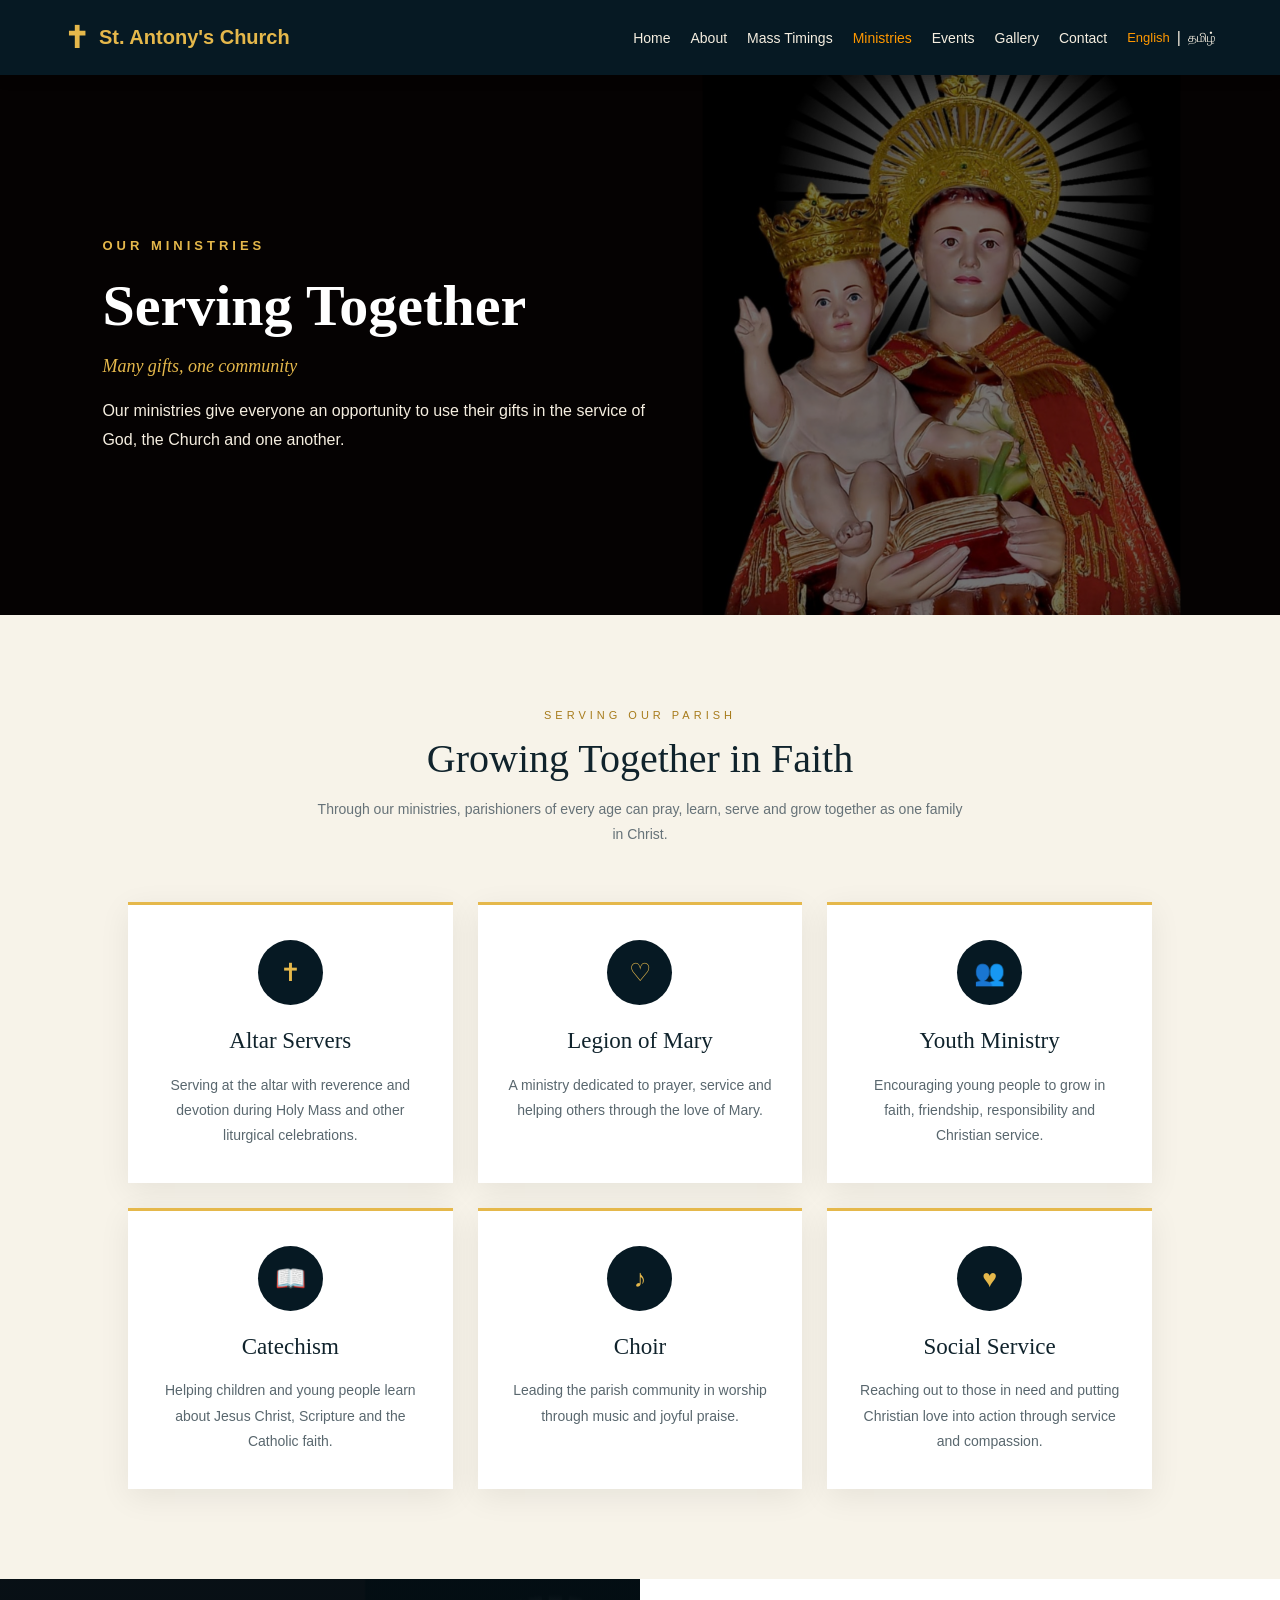
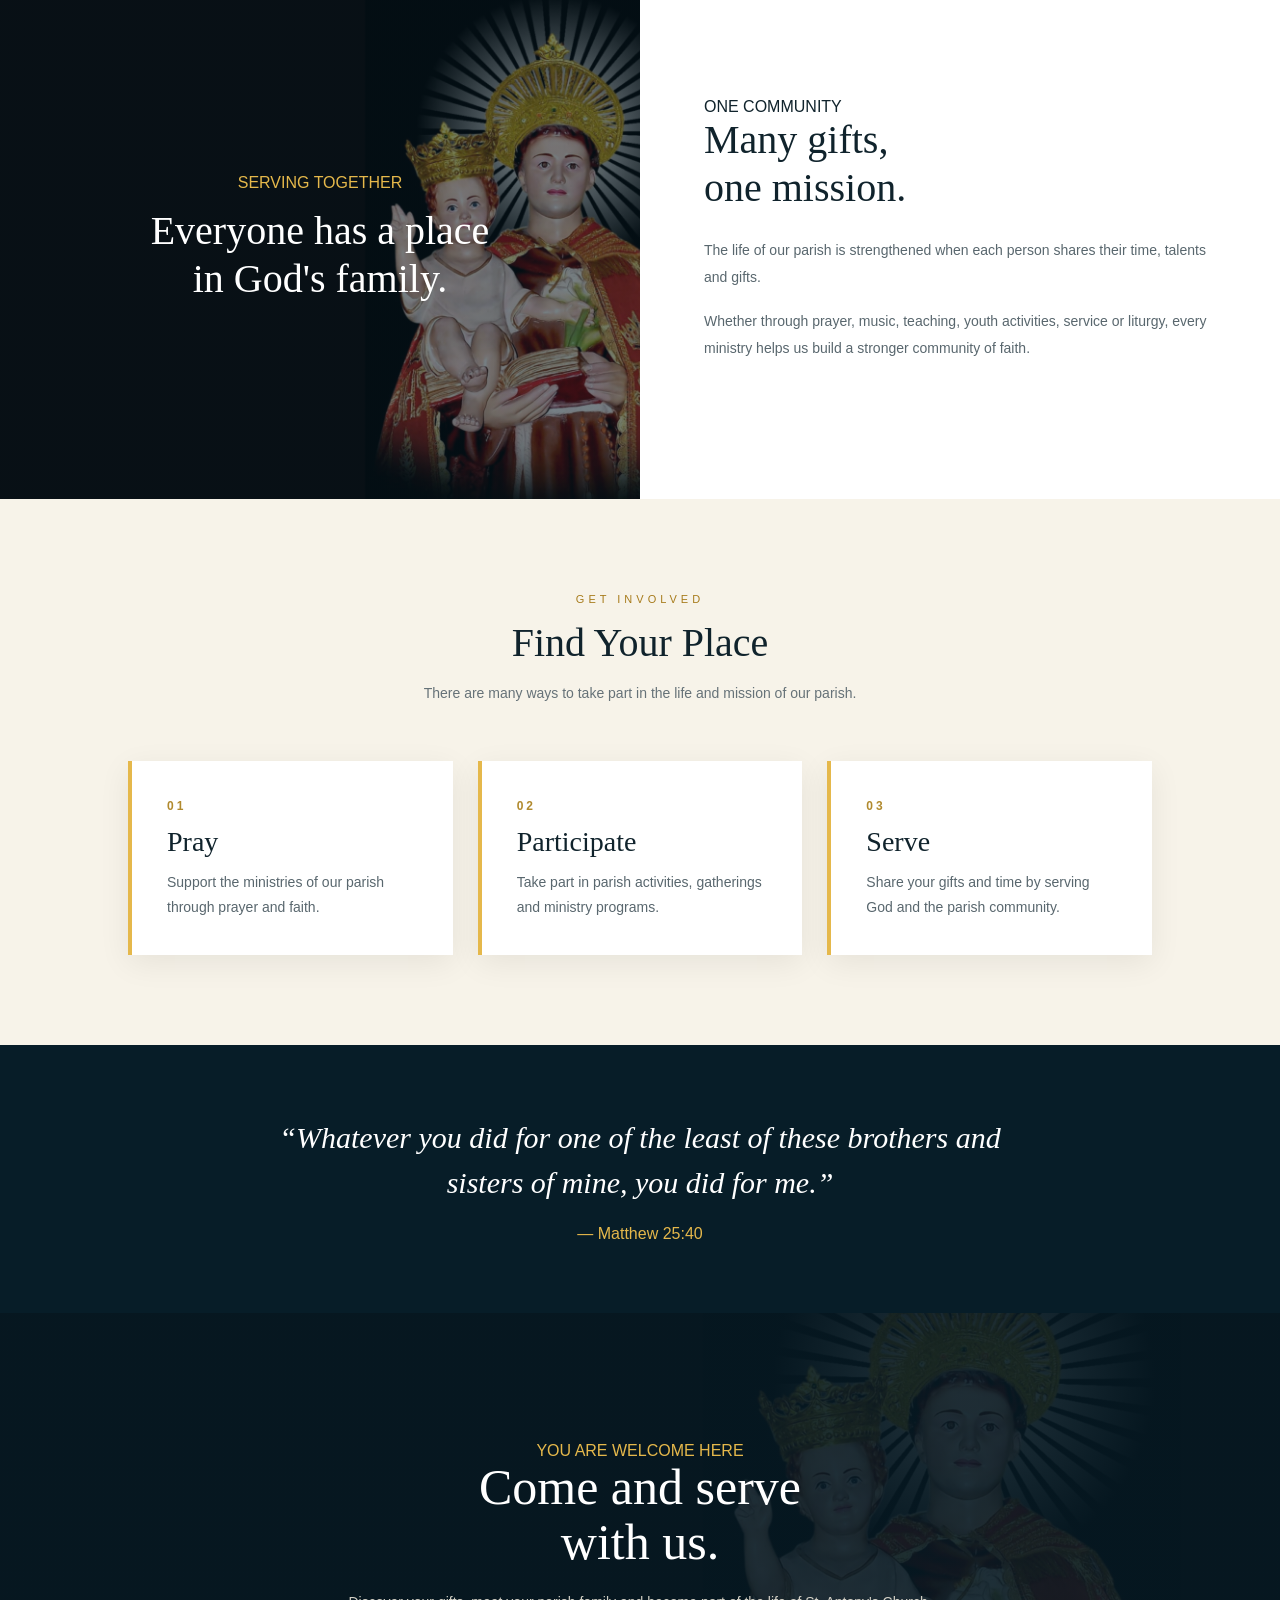
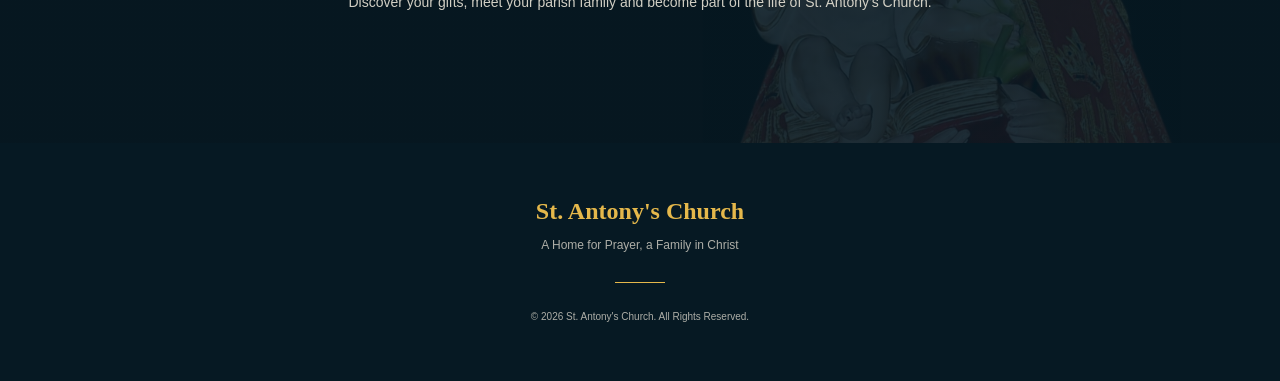
<file: Antony-s-church-website-sample/ministries/ministries.html>
<!DOCTYPE html>
<html lang="en">

<head>

    <meta charset="UTF-8">

    <meta name="viewport"
          content="width=device-width, initial-scale=1.0">

    <title>Ministries | St. Antony's Church</title>

    <link rel="stylesheet" href="ministries.css">

</head>


<body>


    <!-- FIXED BACKGROUND -->

    <div class="background-image"></div>


    <!-- PAGE CONTENT -->

    <div class="page-content">


        <!-- NAVBAR -->

        
<header>
    <div class="logo">
        <span class="cross">✝</span>
        <span>St. Antony's Church</span>
    </div>

    <nav aria-label="Main navigation">
        <a href="../home/index.html">Home</a>
        <a href="../about/about.html">About</a>
        <a href="../mass-timings/mass-timings.html">Mass Timings</a>
        <a href="ministries.html" class="active" aria-current="page">Ministries</a>
        <a href="../events/events.html">Events</a>
        <a href="../gallery/gallery.html">Gallery</a>
        <a href="#contact">Contact</a>

        <div class="language-switch">
            <button type="button" id="englishBtn" class="active">English</button>
            <span>|</span>
            <button type="button" id="tamilBtn">தமிழ்</button>
        </div>
    </nav>
</header>




        <!-- HERO -->

        <section class="ministries-hero">

            <p class="small-title">
                OUR MINISTRIES
            </p>


            <h1>
                Serving Together
            </h1>


            <p class="subtitle">
                Many gifts, one community
            </p>


            <p class="intro">
                Our ministries give everyone an opportunity
                to use their gifts in the service of God,
                the Church and one another.
            </p>

        </section>



        <!-- INTRODUCTION -->

        <section class="ministries-section">


            <div class="section-heading">

                <span>
                    SERVING OUR PARISH
                </span>

                <h2>
                    Growing Together in Faith
                </h2>

                <p>
                    Through our ministries, parishioners of
                    every age can pray, learn, serve and
                    grow together as one family in Christ.
                </p>

            </div>


            <!-- MINISTRY GRID -->

            <div class="ministry-container">


                <!-- ALTAR SERVERS -->

                <div class="ministry-card">

                    <div class="ministry-icon">
                        ✝
                    </div>

                    <h3>
                        Altar Servers
                    </h3>

                    <p>
                        Serving at the altar with reverence
                        and devotion during Holy Mass and
                        other liturgical celebrations.
                    </p>

                </div>



                <!-- LEGION OF MARY -->

                <div class="ministry-card">

                    <div class="ministry-icon">
                        ♡
                    </div>

                    <h3>
                        Legion of Mary
                    </h3>

                    <p>
                        A ministry dedicated to prayer,
                        service and helping others through
                        the love of Mary.
                    </p>

                </div>



                <!-- YOUTH -->

                <div class="ministry-card">

                    <div class="ministry-icon">
                        👥
                    </div>

                    <h3>
                        Youth Ministry
                    </h3>

                    <p>
                        Encouraging young people to grow
                        in faith, friendship, responsibility
                        and Christian service.
                    </p>

                </div>



                <!-- CATECHISM -->

                <div class="ministry-card">

                    <div class="ministry-icon">
                        📖
                    </div>

                    <h3>
                        Catechism
                    </h3>

                    <p>
                        Helping children and young people
                        learn about Jesus Christ, Scripture
                        and the Catholic faith.
                    </p>

                </div>



                <!-- CHOIR -->

                <div class="ministry-card">

                    <div class="ministry-icon">
                        ♪
                    </div>

                    <h3>
                        Choir
                    </h3>

                    <p>
                        Leading the parish community in
                        worship through music and joyful
                        praise.
                    </p>

                </div>



                <!-- SOCIAL SERVICE -->

                <div class="ministry-card">

                    <div class="ministry-icon">
                        ♥
                    </div>

                    <h3>
                        Social Service
                    </h3>

                    <p>
                        Reaching out to those in need and
                        putting Christian love into action
                        through service and compassion.
                    </p>

                </div>

            </div>

        </section>



        <!-- SERVING TOGETHER -->

        <section class="serving-section">


            <div class="serving-image">

                <div class="image-overlay">

                    <span class="small-title">
                        SERVING TOGETHER
                    </span>

                    <h2>
                        Everyone has a place
                        <br>
                        in God's family.
                    </h2>

                </div>

            </div>


            <div class="serving-text">

                <p class="small-title">
                    ONE COMMUNITY
                </p>

                <h2>
                    Many gifts,
                    <br>
                    one mission.
                </h2>

                <p>
                    The life of our parish is strengthened
                    when each person shares their time,
                    talents and gifts.
                </p>

                <p>
                    Whether through prayer, music,
                    teaching, youth activities, service
                    or liturgy, every ministry helps us
                    build a stronger community of faith.
                </p>

            </div>

        </section>



        <!-- HOW TO SERVE -->

        <section class="serve-section">


            <div class="section-heading">

                <span>
                    GET INVOLVED
                </span>

                <h2>
                    Find Your Place
                </h2>

                <p>
                    There are many ways to take part in
                    the life and mission of our parish.
                </p>

            </div>


            <div class="serve-container">


                <div class="serve-card">

                    <span>
                        01
                    </span>

                    <h3>
                        Pray
                    </h3>

                    <p>
                        Support the ministries of our parish
                        through prayer and faith.
                    </p>

                </div>



                <div class="serve-card">

                    <span>
                        02
                    </span>

                    <h3>
                        Participate
                    </h3>

                    <p>
                        Take part in parish activities,
                        gatherings and ministry programs.
                    </p>

                </div>



                <div class="serve-card">

                    <span>
                        03
                    </span>

                    <h3>
                        Serve
                    </h3>

                    <p>
                        Share your gifts and time by serving
                        God and the parish community.
                    </p>

                </div>

            </div>

        </section>



        <!-- VERSE -->

        <section class="verse">

            <p>
                “Whatever you did for one of the least
                of these brothers and sisters of mine,
                you did for me.”
            </p>

            <span>
                — Matthew 25:40
            </span>

        </section>



        <!-- WELCOME -->

        <section class="welcome-section">

            <div class="welcome-content">

                <p class="small-title">
                    YOU ARE WELCOME HERE
                </p>

                <h2>
                    Come and serve
                    <br>
                    with us.
                </h2>

                <p>
                    Discover your gifts, meet your parish
                    family and become part of the life
                    of St. Antony's Church.
                </p>

            </div>

        </section>



        <!-- FOOTER -->

        <footer id="contact">

            <h3>
                St. Antony's Church
            </h3>

            <p>
                A Home for Prayer, a Family in Christ
            </p>

            <div class="footer-line"></div>

            <p class="copyright">
                © 2026 St. Antony's Church.
                All Rights Reserved.
            </p>

        </footer>


    </div>

<script src="ministries.js"></script>
</body>

</html>
</file>
<file: home/style.css>
* {
    margin: 0;
    padding: 0;
    box-sizing: border-box;
}

html {
    scroll-behavior: smooth;
}

body {
    font-family: Arial, sans-serif;
    background: #f7f3e9;
    color: #10232c;
}


/* NAVBAR */

header {
    height: 75px;
    background: #061923;
    color: #e5b84b;

    display: flex;
    align-items: center;
    justify-content: space-between;

    padding: 0 8%;
}

.logo {
    display: flex;
    align-items: center;
    gap: 12px;

    font-size: 20px;
    font-weight: bold;
}

.logo:first-letter {
    font-size: 30px;
}

nav {
    display: flex;
    gap: 25px;
}

nav a {
    color: #f5eee0;
    text-decoration: none;
    font-size: 14px;
}

nav a:hover {
    color: #e5b84b;
}


/* HERO */

.hero {
    position: relative;
    min-height: 60vh;
    overflow: hidden;
}

/* Fixed image */
.hero::before {
    content: "";
    position: fixed;
    inset: 0;

    background-image: url("hero1.png");
    background-size:cover;
    background-position: center;
    background-repeat: no-repeat;

    z-index: -2;
}

/* Dark overlay */
.hero::after {
    content: "";
    position: fixed;
    inset: 0;

    background: rgba(0, 0, 0, 0.548);

    z-index: -1;
}
@media (max-width: 800px) {
    .hero::before {
        background-image: url("hero1.png");
        background-size: cover;
        background-position: 80% center;
    }
}
/* Your text/buttons */
.hero-content {
    position: relative;
    z-index: 1;
}
.small-title {
    color: #c99b32;
    letter-spacing: 4px;
    font-size: 13px;
    font-weight: bold;
    margin-bottom: 15px;
}

.hero h1 {
    font-family: Georgia, serif;
    font-size: 58px;
    margin-bottom: 15px;
    color:white;
}

.hero h2 {
    color: #e5b84b;
    font-family: Georgia, serif;
    font-style: italic;
    margin-bottom: 20px;
}

.hero p {
    line-height: 1.7;
    max-width: 500px;
    color:white;
}


/* BUTTONS */

.buttons {
    margin-top: 30px;
    display: flex;
    gap: 15px;
}

.btn {
    display: inline-block;
    padding: 13px 25px;
    text-decoration: none;
    border-radius: 5px;
    font-weight: bold;
}

.gold {
    background: #d6aa3c;
    color: #071921;
}

.outline {
    border: 1px solid #d6aa3c;
    color: white;
}


/* QUICK INFO */

.quick-info {
    display: grid;
    grid-template-columns: repeat(4, 1fr);

    background: #f7f3e9;

    padding: 40px 8%;
}

.quick-info div {
    text-align: center;
    padding: 20px;

    border-right: 1px solid #d8ccb3;
}

.quick-info div:last-child {
    border: none;
}

.quick-info span {
    font-size: 30px;
    color: #b88620;
}

.quick-info h3 {
    margin: 10px 0;
    font-family: Georgia, serif;
}


/* ABOUT */

.about {
    display: flex;
    align-items: center;
    gap: 70px;

    padding: 90px 8%;

    background: white;
}

.church-image {
    width: 1000px;
    object-fit:contain;
}

.church-image img {
    width: 100%;
    border-radius: 8px;
}

.about-text {
    max-width: 500px;
}

.about-text h2,
.mass h2,
.events h2,
.ministries h2,
.gallery h2 {
    font-family: Georgia, serif;
    font-size: 40px;
    margin-bottom: 20px;
}
.gallery h2{
    color:white;
}

.about-text p {
    line-height: 1.8;
    margin-bottom: 25px;
}


/* MASS */

.mass {
    background: #071d28;
    color: white;

    padding: 70px 8%;

    display: flex;
    gap: 30px;
    align-items: center;
}

.mass > div:first-child {
    flex: 1;
}

.timing-card {
    background: #102d3b;
    border: 1px solid #705a27;

    padding: 30px;
    width: 220px;

    border-radius: 8px;
}

.timing-card h3 {
    color: #e5b84b;
    margin-bottom: 15px;
}

.timing-card p {
    margin: 7px 0;
}
.mass-btn {
    display: inline-block;
    margin-top: 25px;
    padding: 12px 22px;
    background: #e5b84b;
    color: #071d28;
    text-decoration: none;
    border-radius: 5px;
    font-weight: bold;
    font-size: 14px;
    transition: 0.3s ease;
}

.mass-btn:hover {
    background: #f0ce72;
    transform: translateY(-2px);
}

/* EVENTS */

.events {
    padding: 80px 8%;
}

.event-container {
    display: flex;
    gap: 25px;
}

.event-card {
    background: white;
    padding: 30px;
    flex: 1;

    border-left: 4px solid #d0a438;

    box-shadow: 0 5px 20px rgba(0,0,0,0.08);
}

.date {
    color: #a77b1b;
    margin-bottom: 20px;
}

.date strong {
    display: block;
    font-size: 35px;
}


/* MINISTRIES */

.ministries {
    padding: 70px 8%;
    background: white;
}

.ministry-container {
    display: grid;
    grid-template-columns: repeat(6, 1fr);
    gap: 15px;
}

.ministry-container div {
    padding: 30px 10px;
    text-align: center;

    border: 1px solid #ddd3bd;
    border-radius: 6px;

    line-height: 2;
}


/* VERSE */

.verse {
    background: #071d28;
    color: white;

    text-align: center;

    padding: 70px 20px;
}

.verse p {
    font-family: Georgia, serif;
    font-size: 30px;
    font-style: italic;
}

.verse span {
    display: block;
    margin-top: 20px;
    color: #e5b84b;
}


/* GALLERY */

.gallery {
    padding: 80px 8%;
}

.gallery-container {
    display: grid;
    grid-template-columns: repeat(4, 1fr);
    gap: 15px;
    object-fit: contain;
    object-position:centers;
}

.gallery-container img {
    width: 100%;
    height: 220px;

    object-fit: cover;
    border-radius: 6px;
}


/* FOOTER */

footer {
    background: #061923;
    color: white;

    padding: 60px 8%;

    display: grid;
    grid-template-columns: 2fr 1fr 1fr;

    gap: 50px;
}

footer h2,
footer h3 {
    color: #e5b84b;
    margin-bottom: 15px;
}

footer a {
    display: block;
    color: white;
    text-decoration: none;
    margin: 8px 0;
}

.copyright {
    background: #041219;
    color: #aaa;
    text-align: center;
    padding: 20px;
}


/* MOBILE */

@media (max-width: 800px) {

    header {
        height: auto;
        padding: 20px;
        flex-direction: column;
        gap: 20px;
    }

    nav {
        flex-wrap: wrap;
        justify-content: center;
    }

    .hero {
        padding: 70px 25px;
    }

    .hero h1 {
        font-size: 40px;
    }

    .quick-info {
        grid-template-columns: 1fr 1fr;
    }

    .about {
        flex-direction: column;
        padding: 60px 25px;
    }

    .church-image {
        width: 100%;
    }

    .mass {
        flex-direction: column;
        align-items: stretch;
    }

    .timing-card {
        width: 100%;
    }

    .event-container {
        flex-direction: column;
    }

    .ministry-container {
        grid-template-columns: 1fr 1fr;
    }

    .gallery-container {
        grid-template-columns: 1fr 1fr;
    }

    footer {
        grid-template-columns: 1fr;
    }
}
</file>
<file: Antony-s-church-website-sample/home/style.css>
* {
    margin: 0;
    padding: 0;
    box-sizing: border-box;
}

html {
    scroll-behavior: smooth;
    scroll-padding-top: 95px;
}

body {
    font-family: Arial, sans-serif;
    background: #f7f3e9;
    color: #10232c;
    padding-top: 75px;
}

/* FIXED NAVBAR */
header {
    position: fixed;
    top: 0;
    left: 0;
    width: 100%;
    min-height: 75px;
    z-index: 1000;
    background: #061923;
    color: #e5b84b;
    display: flex;
    align-items: center;
    justify-content: space-between;
    gap: 25px;
    padding: 12px 5%;
    box-shadow: 0 3px 12px rgba(0, 0, 0, 0.18);
}

.logo {
    display: flex;
    align-items: center;
    gap: 12px;
    font-size: 20px;
    font-weight: bold;
    white-space: nowrap;
}

.logo:first-letter {
    font-size: 30px;
}

nav {
    display: flex;
    align-items: center;
    justify-content: flex-end;
    gap: 20px;
}

nav a {
    color: #f5eee0;
    text-decoration: none;
    font-size: 14px;
    white-space: nowrap;
    transition: color 0.25s ease;
}

nav a:hover,
nav a.active {
    color: #ff9800;
}

/* ENGLISH / TAMIL SWITCH */
.language-switch {
    display: flex;
    align-items: center;
    gap: 7px;
    margin-left: 3px;
    white-space: nowrap;
}

.language-switch button {
    background: none;
    border: none;
    color: #f5eee0;
    cursor: pointer;
    font-family: Arial, sans-serif;
    font-size: 14px;
    font-weight: normal;
    line-height: 1.5;
    padding: 4px 0;
    transition: color 0.25s ease;
}

.language-switch button:hover,
.language-switch button.active {
    color: #ff9800;
}

.language-switch span {
    color: #f5eee0;
    font-size: 14px;
}

/* HERO */
.hero {
    position: relative;
    min-height: 60vh;
    overflow: hidden;
    display: flex;
    align-items: center;
    padding: 70px 8%;
}

.hero::before {
    content: "";
    position: absolute;
    inset: 0;
    background-image: url("hero1.png");
    background-size: cover;
    background-position: center;
    background-repeat: no-repeat;
    z-index: 0;
}

.hero::after {
    content: "";
    position: absolute;
    inset: 0;
    background: rgba(0, 0, 0, 0.55);
    z-index: 1;
}

.hero-content {
    position: relative;
    z-index: 2;
    max-width: 700px;
}

.small-title {
    color: #c99b32;
    letter-spacing: 4px;
    font-size: 13px;
    font-weight: bold;
    margin-bottom: 15px;
}

.hero h1 {
    font-family: Georgia, serif;
    font-size: 58px;
    line-height: 1.2;
    margin-bottom: 15px;
    color: white;
}

.hero h2 {
    color: #e5b84b;
    font-family: Georgia, serif;
    font-style: italic;
    margin-bottom: 20px;
}

.hero p {
    line-height: 1.7;
    max-width: 500px;
    color: white;
}

.buttons {
    margin-top: 30px;
    display: flex;
    flex-wrap: wrap;
    gap: 15px;
}

.btn {
    display: inline-block;
    padding: 13px 25px;
    text-decoration: none;
    border-radius: 5px;
    font-weight: bold;
}

.gold {
    background: #d6aa3c;
    color: #071921;
}

.outline {
    border: 1px solid #d6aa3c;
    color: white;
}

/* QUICK INFO */
.quick-info {
    display: grid;
    grid-template-columns: repeat(4, 1fr);
    background: #f7f3e9;
    padding: 40px 8%;
}

.quick-info div {
    text-align: center;
    padding: 20px;
    border-right: 1px solid #d8ccb3;
}

.quick-info div:last-child {
    border: none;
}

.quick-info span {
    font-size: 30px;
    color: #b88620;
}

.quick-info h3 {
    margin: 10px 0;
    font-family: Georgia, serif;
}

/* ABOUT */
.about {
    display: flex;
    align-items: center;
    gap: 70px;
    padding: 90px 8%;
    background: white;
}

.church-image {
    width: 100%;
    max-width: 600px;
    flex: 1;
}

.church-image img {
    width: 100%;
    display: block;
    border-radius: 8px;
}

.about-text {
    max-width: 500px;
    flex: 1;
}

.about-text h2,
.mass h2,
.events h2,
.ministries h2,
.gallery h2 {
    font-family: Georgia, serif;
    font-size: 40px;
    line-height: 1.3;
    margin-bottom: 20px;
}

.about-text p {
    line-height: 1.8;
    margin-bottom: 25px;
}

/* MASS */
.mass {
    background: #071d28;
    color: white;
    padding: 70px 8%;
    display: flex;
    flex-wrap: wrap;
    gap: 30px;
    align-items: center;
}

.mass > div:first-child {
    flex: 1 1 250px;
}

.timing-card {
    background: #102d3b;
    border: 1px solid #705a27;
    padding: 30px;
    min-width: 180px;
}

.timing-card h3 {
    color: #e5b84b;
    margin-bottom: 15px;
}

.timing-card p {
    margin: 8px 0;
}

.mass-btn {
    display: inline-block;
    background: #d6aa3c;
    color: #071921;
    padding: 12px 22px;
    border-radius: 4px;
    text-decoration: none;
    font-weight: bold;
    margin-top: 20px;
}

.mass-btn:hover,
.btn.gold:hover {
    background: #edc55f;
}

/* EVENTS */
.events {
    padding: 80px 8%;
    background: #f7f3e9;
}

.events h2 {
    color: #10232c;
}

.event-container {
    display: grid;
    grid-template-columns: repeat(4, minmax(0, 1fr));
    gap: 20px;
}

.event-card {
    background: white;
    padding: 30px;
    border-left: 4px solid #d0a438;
    box-shadow: 0 5px 20px rgba(0, 0, 0, 0.08);
}

.date {
    color: #a77b1b;
    margin-bottom: 20px;
}

.date strong {
    display: block;
    font-size: 35px;
}

.event-card h3 {
    margin-bottom: 10px;
}

/* MINISTRIES */
.ministries {
    padding: 70px 8%;
    background: white;
}

.ministry-container {
    display: grid;
    grid-template-columns: repeat(6, 1fr);
    gap: 15px;
}

.ministry-container div {
    padding: 30px 10px;
    text-align: center;
    border: 1px solid #ddd3bd;
    border-radius: 6px;
    line-height: 2;
}

/* VERSE */
.verse {
    background: #071d28;
    color: white;
    text-align: center;
    padding: 70px 20px;
}

.verse p {
    font-family: Georgia, serif;
    font-size: 30px;
    font-style: italic;
}

.verse span {
    display: block;
    margin-top: 20px;
    color: #e5b84b;
}

/* GALLERY */
.gallery {
    padding: 80px 8%;
    background: #071d28;
}

.gallery h2 {
    color: white;
}

.gallery-container {
    display: grid;
    grid-template-columns: repeat(4, 1fr);
    gap: 15px;
}

.gallery-container img {
    width: 100%;
    height: 220px;
    object-fit: cover;
    border-radius: 6px;
    cursor: pointer;
}

/* CONTACT FOOTER AT BOTTOM */
footer {
    scroll-margin-top: 90px;
    background: #061923;
    color: white;
    padding: 60px 8%;
    display: grid;
    grid-template-columns: 2fr 1fr 1fr;
    gap: 50px;
}

footer h2,
footer h3 {
    color: #e5b84b;
    margin-bottom: 15px;
}

footer p {
    line-height: 1.8;
    overflow-wrap: anywhere;
}

footer a {
    display: block;
    color: white;
    text-decoration: none;
    margin: 8px 0;
}

footer a:hover {
    color: #ff9800;
}

.copyright {
    background: #041219;
    color: #aaa;
    text-align: center;
    padding: 20px;
}


/* =========================================
   RESPONSIVE DESIGN
   Desktop, Tablet and Mobile
========================================= */

/* Tablets and smaller laptops */
@media (max-width: 1100px) {
    header {
        padding: 12px 3%;
        gap: 12px;
    }

    .logo {
        font-size: 17px;
    }

    nav {
        gap: 12px;
    }

    nav a {
        font-size: 12px;
    }

    .language-switch button,
    .language-switch span {
        font-size: 13px;
    }

    .event-container {
        grid-template-columns: repeat(2, minmax(0, 1fr));
    }

    .ministry-container {
        grid-template-columns: repeat(3, minmax(0, 1fr));
    }

    .quick-info {
        padding-left: 4%;
        padding-right: 4%;
    }

    .about {
        gap: 35px;
    }


/* Tablets and mobile devices */
@media (max-width: 800px) {
    html {
        scroll-padding-top: 150px;
    }

    body {
        padding-top: 0;
    }

    /* Keep header fixed on mobile */
    header {
        position: fixed;
        top: 0;
        left: 0;
        width: 100%;
        min-height: auto;
        height: auto;
        flex-direction: row;
        flex-wrap: wrap;
        justify-content: center;
        gap: 10px 15px;
        padding: 12px 16px;
    }

    .logo {
        width: 100%;
        justify-content: center;
        white-space: normal;
        text-align: center;
        font-size: 19px;
    }

    nav {
        width: 100%;
        display: flex;
        flex-wrap: wrap;
        justify-content: center;
        gap: 10px 16px;
    }

    nav a {
        font-size: 13px;
        white-space: normal;
    }

    .language-switch {
        margin-left: 0;
        justify-content: center;
    }

    /* Space below the fixed header */
    .hero {
        margin-top: 145px;
        min-height: 55vh;
        padding: 55px 25px;
    }

    .hero-content {
        width: 100%;
    }

    .hero h1 {
        font-size: clamp(32px, 6vw, 44px);
        overflow-wrap: anywhere;
    }

    .hero h2 {
        font-size: 22px;
    }

    .hero p {
        font-size: 15px;
    }

    .buttons {
        gap: 12px;
    }

    .btn {
        text-align: center;
    }

    /* Quick information */
    .quick-info {
        grid-template-columns: repeat(2, minmax(0, 1fr));
        padding: 25px 4%;
    }

    .quick-info div {
        padding: 18px 10px;
        border-bottom: 1px solid #d8ccb3;
    }

    .quick-info div:nth-child(2) {
        border-right: none;
    }

    .quick-info div:nth-child(3),
    .quick-info div:nth-child(4) {
        border-bottom: none;
    }

    /* About section */
    .about {
        flex-direction: column;
        align-items: stretch;
        gap: 30px;
        padding: 50px 6%;
    }

    .church-image,
    .about-text {
        width: 100%;
        max-width: none;
        min-width: 0;
    }

    .church-image img {
        height: auto;
    }

    /* Mass timings */
    .mass {
        padding: 50px 6%;
        gap: 20px;
    }

    .mass > div:first-child {
        flex-basis: 100%;
    }

    .timing-card {
        width: 100%;
        min-width: 0;
        padding: 24px;
    }

    /* Events */
    .events {
        padding: 50px 6%;
    }

    .event-container {
        grid-template-columns: repeat(2, minmax(0, 1fr));
        gap: 15px;
    }

    .event-card {
        min-width: 0;
        padding: 20px;
        overflow-wrap: anywhere;
    }

    /* Ministries */
    .ministries {
        padding: 50px 6%;
    }

    .ministry-container {
        grid-template-columns: repeat(2, minmax(0, 1fr));
        gap: 12px;
    }

    .ministry-container div {
        min-width: 0;
        padding: 20px 8px;
        overflow-wrap: anywhere;
    }

    /* Bible verse */
    .verse {
        padding: 50px 20px;
    }

    .verse p {
        font-size: clamp(21px, 4vw, 28px);
        line-height: 1.6;
    }

    /* Gallery */
    .gallery {
        padding: 50px 6%;
    }

    .gallery-container {
        grid-template-columns: repeat(2, minmax(0, 1fr));
        gap: 12px;
    }

    .gallery-container img {
        width: 100%;
        height: 190px;
        object-fit: cover;
    }

    /* Contact footer */
    footer {
        grid-template-columns: repeat(2, minmax(0, 1fr));
        gap: 25px;
        padding: 40px 6%;
    }

    footer > div:first-child {
        grid-column: 1 / -1;
    }
}

/* Small mobile phones */
@media (max-width: 480px) {
    html {
        scroll-padding-top: 175px;
    }

    header {
        gap: 8px;
        padding: 10px 8px;
    }

    .logo {
        font-size: 17px;
        gap: 7px;
    }

    nav {
        gap: 8px 12px;
    }

    nav a {
        font-size: 12px;
    }

    .language-switch {
        gap: 8px;
    }

    .language-switch button,
    .language-switch span {
        font-size: 12px;
    }

    .hero {
        margin-top: 155px;
        min-height: auto;
        padding: 45px 18px;
    }

    .small-title {
        font-size: 11px;
        letter-spacing: 3px;
    }

    .hero h1 {
        font-size: 32px;
        line-height: 1.25;
    }

    .hero h2 {
        font-size: 19px;
    }

    .hero p {
        font-size: 14px;
        line-height: 1.7;
    }

    .buttons {
        flex-direction: column;
        align-items: stretch;
    }

    .btn {
        width: 100%;
        padding: 12px 15px;
    }

    .quick-info {
        padding: 20px 8px;
    }

    .quick-info div {
        padding: 15px 6px;
    }

    .quick-info h3 {
        font-size: 16px;
    }

    .quick-info p {
        font-size: 13px;
        line-height: 1.5;
    }

    .quick-info span {
        font-size: 25px;
    }

    .about,
    .mass,
    .events,
    .ministries,
    .gallery {
        padding: 40px 18px;
    }

    .about-text h2,
    .mass h2,
    .events h2,
    .ministries h2,
    .gallery h2 {
        font-size: 28px;
    }

    .event-container {
        grid-template-columns: 1fr;
    }

    .event-card {
        padding: 22px;
    }

    .ministry-container {
        grid-template-columns: repeat(2, minmax(0, 1fr));
        gap: 10px;
    }

    .ministry-container div {
        font-size: 13px;
        line-height: 1.7;
    }

    .gallery-container {
        grid-template-columns: 1fr;
    }

    .gallery-container img {
        height: 220px;
    }

    .verse {
        padding: 40px 18px;
    }

    .verse p {
        font-size: 21px;
    }

    footer {
        grid-template-columns: 1fr;
        gap: 25px;
        padding: 35px 20px;
    }

    footer > div:first-child {
        grid-column: auto;
    }

    .copyright {
        padding: 15px 10px;
        font-size: 12px;
        line-height: 1.6;
    }
}

/* Very narrow phones */
@media (max-width: 360px) {
    .logo {
        font-size: 15px;
    }

    nav {
        gap: 8px 10px;
    }

    nav a {
        font-size: 11px;
    }

    .hero h1 {
        font-size: 28px;
    }

    .ministry-container {
        grid-template-columns: 1fr;
    }

    .quick-info {
        grid-template-columns: 1fr;
    }

    .quick-info div {
        border-right: none;
        border-bottom: 1px solid #d8ccb3;
    }

    .quick-info div:last-child {
        border-bottom: none;
    }
}
}
/* Tamil font size adjustment */
html[lang="ta"] body {
    font-size: 14px;
}

html[lang="ta"] .logo {
    font-size: 18px;
}

html[lang="ta"] nav a {
    font-size: 13px;
}

html[lang="ta"] .hero h1 {
    font-size: 48px;
    line-height: 1.2;
}

html[lang="ta"] .hero h2 {
    font-size: 24px;
    line-height: 1.4;
}

html[lang="ta"] .hero p {
    font-size: 15px;
    line-height: 1.8;
}

html[lang="ta"] .small-title {
    font-size: 12px;
    letter-spacing: 1px;
}

/* Smaller screens */
@media (max-width: 800px) {
    html[lang="ta"] .logo {
        font-size: 16px;
    }

    html[lang="ta"] nav a {
        font-size: 12px;
    }

    html[lang="ta"] .hero h1 {
        font-size: 34px;
    }

    html[lang="ta"] .hero h2 {
        font-size: 20px;
    }

    html[lang="ta"] .hero p {
        font-size: 14px;
    }
}
</file>
<file: events/events.css>
/* =========================================
   RESET
========================================= */

* {
    margin: 0;
    padding: 0;
    box-sizing: border-box;
}


html {
    scroll-behavior: smooth;
}


body {

    font-family: Arial, sans-serif;

    color: #10232c;

    background: #f7f3e9;
}



/* =========================================
   STATIC BACKGROUND
========================================= */

.background-image {

    position: fixed;

    inset: 0;

    background-image:

        linear-gradient(
            rgba(0, 0, 0, 0.548),
            rgba(0, 0, 0, 0.548)
        ),

        url("../home/hero1.png");

    background-size: cover;

    background-position:80% center;

    background-repeat: no-repeat;

    z-index: -1;
}


.page-content {

    position: relative;

    z-index: 1;
}



/* =========================================
   NAVBAR
========================================= */

header {

    height: 75px;

    background: #061923;

    color: #e5b84b;

    display: flex;

    align-items: center;

    justify-content: space-between;

    padding: 0 8%;
}


.logo {

    display: flex;

    align-items: center;

    gap: 12px;

    font-size: 20px;

    font-weight: bold;
}


.logo:first-letter {

    font-size: 30px;
}


nav {

    display: flex;

    gap: 25px;
}


nav a {

    color: #f5eee0;

    text-decoration: none;

    font-size: 14px;

    transition: 0.2s ease;
}


nav a:hover {

    color: #e5b84b;
}


nav a.active {

    color: #e5b84b;
}



/* =========================================
   HERO
========================================= */

.events-hero {

    position: relative;

    min-height: 600px;

    display: flex;

    flex-direction: column;

    justify-content: center;

    padding: 70px 8%;

    color: white;
}


.events-hero .small-title {

    color: #c99b32;

    letter-spacing: 4px;

    font-size: 13px;

    font-weight: bold;

    margin-bottom: 15px;
}


.events-hero h1 {

    font-family: Georgia, serif;

    font-size: 58px;

    margin-bottom: 15px;

    color: white;
}


.events-hero .subtitle {

    color: #e5b84b;

    font-family: Georgia, serif;

    font-style: italic;

    font-size: 18px;

    margin-bottom: 20px;
}


.events-hero .intro {

    line-height: 1.7;

    max-width: 500px;

    color: white;
}



/* =========================================
   EVENTS SECTION
========================================= */

.events-section {

    background: #f7f3e9;

    padding: 90px 10%;
}


.section-heading {

    text-align: center;

    margin-bottom: 55px;
}


.section-heading span {

    color: #b18a2e;

    font-size: 9px;

    letter-spacing: 4px;
}


.section-heading h2 {

    font-family: Georgia, serif;

    font-size: 38px;

    font-weight: normal;

    color: #10232c;

    margin-top: 10px;
}


.section-heading p {

    max-width: 650px;

    margin: 12px auto 0;

    color: #667278;

    font-size: 14px;

    line-height: 1.8;
}



/* =========================================
   EVENT CARDS
========================================= */

.event-container {

    max-width: 1100px;

    margin: auto;

    display: grid;

    grid-template-columns:
        repeat(3, 1fr);

    gap: 25px;
}


.event-card {

    background: white;

    min-height: 300px;

    display: flex;

    flex-direction: column;

    box-shadow:
        0 8px 30px rgba(0, 0, 0, 0.07);

    border-top: 3px solid #e5b84b;

    transition:
        transform 0.3s ease,
        box-shadow 0.3s ease;
}


.event-card:hover {

    transform: translateY(-5px);

    box-shadow:
        0 12px 35px rgba(0, 0, 0, 0.12);
}



/* DATE */

.event-date {

    background: #061923;

    color: white;

    padding: 22px 25px;

    display: flex;

    align-items: center;

    gap: 12px;
}


.event-date span {

    color: #e5b84b;

    font-size: 9px;

    letter-spacing: 2px;

    margin-right: auto;
}


.event-date strong {

    color: white;

    font-family: Georgia, serif;

    font-size: 35px;

    font-weight: normal;
}


.event-date small {

    color: #e5b84b;

    font-size: 12px;

    font-weight: bold;

    letter-spacing: 1px;
}



/* EVENT CONTENT */

.event-content {

    padding: 30px;
}


.event-type {

    color: #b18a2e;

    font-size: 9px;

    font-weight: bold;

    letter-spacing: 3px;

    margin-bottom: 12px;
}


.event-content h3 {

    font-family: Georgia, serif;

    font-size: 26px;

    font-weight: normal;

    color: #10232c;

    margin-bottom: 15px;
}


.event-content p:not(.event-type) {

    color: #59676e;

    font-size: 14px;

    line-height: 1.8;

    margin-bottom: 20px;
}


.event-content a {

    color: #a77b1b;

    text-decoration: none;

    font-size: 13px;

    font-weight: bold;
}


.event-content a:hover {

    color: #061923;
}



/* =========================================
   COMMUNITY SECTION
========================================= */

.community-section {

    display: grid;

    grid-template-columns: 1fr 1fr;

    min-height: 520px;
}


.community-image {

    min-height: 520px;

    background-image:

        linear-gradient(
            rgba(6, 25, 35, 0.55),
            rgba(6, 25, 35, 0.55)
        ),

        url("../home/hero1.png");

    background-size: cover;

    background-position:80% center;

    display: flex;

    align-items: center;

    justify-content: center;

    text-align: center;
}


.image-overlay {

    padding: 30px;
}


.image-overlay .small-title {

    color: #e5b84b;
}


.image-overlay h2 {

    color: white;

    font-family: Georgia, serif;

    font-size: 40px;

    font-weight: normal;

    line-height: 1.2;

    margin-top: 15px;
}


.community-text {

    background: white;

    padding: 80px 10%;

    display: flex;

    flex-direction: column;

    justify-content: center;
}


.community-text h2 {

    font-family: Georgia, serif;

    font-size: 40px;

    font-weight: normal;

    color: #10232c;

    line-height: 1.2;

    margin-bottom: 25px;
}


.community-text > p:not(.small-title) {

    color: #59676e;

    font-size: 14px;

    line-height: 1.9;

    margin-bottom: 18px;
}



/* =========================================
   CATEGORIES
========================================= */

.categories-section {

    background: #f7f3e9;

    padding: 90px 10%;
}


.categories-container {

    max-width: 1050px;

    margin: auto;

    display: grid;

    grid-template-columns:
        repeat(3, 1fr);

    gap: 25px;
}


.category-card {

    background: white;

    padding: 35px 30px;

    text-align: center;

    border-top: 3px solid #e5b84b;

    box-shadow:
        0 8px 30px rgba(0, 0, 0, 0.07);
}


.category-icon {

    width: 65px;

    height: 65px;

    margin: 0 auto 20px;

    display: flex;

    align-items: center;

    justify-content: center;

    border-radius: 50%;

    background: #061923;

    color: #e5b84b;

    font-size: 24px;
}


.category-card h3 {

    font-family: Georgia, serif;

    font-size: 25px;

    font-weight: normal;

    color: #10232c;

    margin-bottom: 15px;
}


.category-card p {

    color: #59676e;

    font-size: 14px;

    line-height: 1.8;
}



/* =========================================
   VERSE
========================================= */

.verse {

    background: #071d28;

    color: white;

    text-align: center;

    padding: 70px 20px;
}


.verse p {

    max-width: 800px;

    margin: auto;

    font-family: Georgia, serif;

    font-size: 30px;

    font-style: italic;

    line-height: 1.5;
}


.verse span {

    display: block;

    margin-top: 20px;

    color: #e5b84b;
}



/* =========================================
   WELCOME
========================================= */

.welcome-section {

    min-height: 430px;

    display: flex;

    align-items: center;

    justify-content: center;

    text-align: center;

    padding: 70px 20px;

    background:

        linear-gradient(
            rgba(6, 25, 35, 0.90),
            rgba(6, 25, 35, 0.90)
        ),

    
}


.welcome-content {

    max-width: 650px;

    color: white;
}


.welcome-content h2 {

    font-family: Georgia, serif;

    font-size: 50px;

    font-weight: normal;

    line-height: 1.1;

    margin-bottom: 20px;
}


.welcome-content p:last-child {

    color:
        rgba(245, 238, 224, 0.75);

    font-size: 14px;

    line-height: 1.8;
}



/* =========================================
   FOOTER
========================================= */

footer {

    background: #061923;

    color: #f5eee0;

    text-align: center;

    padding: 55px 20px;
}


footer h3 {

    color: #e5b84b;

    font-family: Georgia, serif;

    font-size: 24px;

    margin-bottom: 10px;
}


footer p {

    font-size: 12px;

    color:
        rgba(245, 238, 224, 0.7);
}


.footer-line {

    width: 50px;

    height: 1px;

    background: #e5b84b;

    margin: 25px auto;
}


.copyright {

    font-size: 10px;
}



/* =========================================
   MOBILE
========================================= */

@media (max-width: 768px) {


    header {

        height: auto;

        padding: 20px;

        flex-direction: column;

        gap: 20px;
    }


    nav {

        flex-wrap: wrap;

        justify-content: center;

        gap: 25px;
    }


    nav a {

        font-size: 14px;
    }


    .logo {

        font-size: 18px;
    }


    .events-hero {

        min-height: 430px;

        padding: 60px 25px;
    }


    .events-hero h1 {

        font-size: 42px;
    }


    .events-hero .subtitle {

        font-size: 17px;
    }


    .events-hero .intro {

        font-size: 13px;
    }


    .events-section,
    .categories-section {

        padding: 65px 20px;
    }


    .section-heading h2 {

        font-size: 30px;
    }


    .event-container {

        grid-template-columns: 1fr;
    }


    .community-section {

        grid-template-columns: 1fr;
    }


    .community-image {

        min-height: 400px;
    }


    .community-text {

        padding: 60px 25px;
    }


    .community-text h2 {

        font-size: 34px;
    }


    .categories-container {

        grid-template-columns: 1fr;
    }


    .verse p {

        font-size: 24px;
    }


    .welcome-content h2 {

        font-size: 40px;
    }

}
</file>
<file: gallery/gallery.css>
/* =========================================
   RESET
========================================= */

* {
    margin: 0;
    padding: 0;
    box-sizing: border-box;
}


html {
    scroll-behavior: smooth;
}


body {

    font-family: Arial, sans-serif;

    color: #10232c;

    background: #f7f3e9;
}



/* =========================================
   STATIC BACKGROUND
========================================= */

.background-image {

    position: fixed;

    inset: 0;

    background-image:

        linear-gradient(
            rgba(0, 0, 0, 0.548),
            rgba(0, 0, 0, 0.548)
        ),

        url("../home/hero1.png");

    background-size: cover;

    background-position: center;

    background-repeat: no-repeat;

    z-index: -1;
}


.page-content {

    position: relative;

    z-index: 1;
}



/* =========================================
   NAVBAR
========================================= */

header {

    height: 75px;

    background: #061923;

    color: #e5b84b;

    display: flex;

    align-items: center;

    justify-content: space-between;

    padding: 0 8%;
}


.logo {

    display: flex;

    align-items: center;

    gap: 12px;

    font-size: 20px;

    font-weight: bold;
}


.logo:first-letter {

    font-size: 30px;
}


nav {

    display: flex;

    gap: 25px;
}


nav a {

    color: #f5eee0;

    text-decoration: none;

    font-size: 14px;

    transition: 0.2s ease;
}


nav a:hover {

    color: #e5b84b;
}


nav a.active {

    color: #e5b84b;
}



/* =========================================
   HERO
========================================= */

.gallery-hero {

    position: relative;

    min-height: 600px;

    display: flex;

    flex-direction: column;

    justify-content: center;

    padding: 70px 8%;

    color: white;
}


.gallery-hero .small-title {

    color: #c99b32;

    letter-spacing: 4px;

    font-size: 13px;

    font-weight: bold;

    margin-bottom: 15px;
}


.gallery-hero h1 {

    font-family: Georgia, serif;

    font-size: 58px;

    margin-bottom: 15px;

    color: white;
}


.gallery-hero .subtitle {

    color: #e5b84b;

    font-family: Georgia, serif;

    font-style: italic;

    font-size: 18px;

    margin-bottom: 20px;
}


.gallery-hero .intro {

    line-height: 1.7;

    max-width: 500px;

    color: white;
}



/* =========================================
   GALLERY SECTION
========================================= */

.gallery-section {

    background: #f7f3e9;

    padding: 90px 10%;
}


.section-heading {

    text-align: center;

    margin-bottom: 55px;
}


.section-heading span {

    color: #b18a2e;

    font-size: 9px;

    letter-spacing: 4px;
}


.section-heading h2 {

    font-family: Georgia, serif;

    font-size: 38px;

    font-weight: normal;

    color: #10232c;

    margin-top: 10px;
}


.section-heading p {

    max-width: 650px;

    margin: 12px auto 0;

    color: #667278;

    font-size: 14px;

    line-height: 1.8;
}



/* =========================================
   GALLERY GRID
========================================= */

.gallery-container {

    max-width: 1100px;

    margin: auto;

    display: grid;

    grid-template-columns:
        repeat(3, 1fr);

    gap: 18px;
}


.gallery-item {

    position: relative;

    display: block;

    height: 300px;

    overflow: hidden;

    background: #061923;

    text-decoration: none;
}


.gallery-item img {

    width: 100%;

    height: 100%;

    object-fit: cover;

    display: block;

    transition:
        transform 0.5s ease;
}


.gallery-item:hover img {

    transform: scale(1.06);
}



/* =========================================
   IMAGE OVERLAY
========================================= */

.image-overlay {

    position: absolute;

    inset: 0;

    display: flex;

    align-items: center;

    justify-content: center;

    background:
        rgba(6, 25, 35, 0);

    transition:
        background 0.3s ease;
}


.image-overlay span {

    color: white;

    border: 1px solid #e5b84b;

    padding: 10px 18px;

    font-size: 10px;

    letter-spacing: 3px;

    opacity: 0;

    transform: translateY(10px);

    transition:
        opacity 0.3s ease,
        transform 0.3s ease;
}


.gallery-item:hover .image-overlay {

    background:
        rgba(6, 25, 35, 0.55);
}


.gallery-item:hover .image-overlay span {

    opacity: 1;

    transform: translateY(0);
}



/* =========================================
   LIGHTBOX
========================================= */

.lightbox {

    position: fixed;

    inset: 0;

    background:
        rgba(0, 0, 0, 0.90);

    display: none;

    align-items: center;

    justify-content: center;

    padding: 40px;

    z-index: 1000;
}


.lightbox:target {

    display: flex;
}


.lightbox img {

    max-width: 90%;

    max-height: 85vh;

    object-fit: contain;

    box-shadow:
        0 10px 40px rgba(0, 0, 0, 0.5);
}


.close {

    position: absolute;

    top: 25px;

    right: 35px;

    color: white;

    text-decoration: none;

    font-size: 42px;

    line-height: 1;

    font-weight: normal;

    transition: 0.2s ease;
}


.close:hover {

    color: #e5b84b;
}



/* =========================================
   VERSE
========================================= */

.verse {

    background: #071d28;

    color: white;

    text-align: center;

    padding: 70px 20px;
}


.verse p {

    max-width: 800px;

    margin: auto;

    font-family: Georgia, serif;

    font-size: 30px;

    font-style: italic;

    line-height: 1.5;
}


.verse span {

    display: block;

    margin-top: 20px;

    color: #e5b84b;
}



/* =========================================
   WELCOME
========================================= */

.welcome-section {

    min-height: 430px;

    display: flex;

    align-items: center;

    justify-content: center;

    text-align: center;

    padding: 70px 20px;

    background:

        linear-gradient(
            rgba(6, 25, 35, 0.90),
            rgba(6, 25, 35, 0.90)
        ),

        url("../home/hero1.png");

    background-size: cover;

    background-position: center;
}


.welcome-content {

    max-width: 650px;

    color: white;
}


.welcome-content h2 {

    font-family: Georgia, serif;

    font-size: 50px;

    font-weight: normal;

    line-height: 1.1;

    margin-bottom: 20px;
}


.welcome-content p:last-child {

    color:
        rgba(245, 238, 224, 0.75);

    font-size: 14px;

    line-height: 1.8;
}



/* =========================================
   FOOTER
========================================= */

footer {

    background: #061923;

    color: #f5eee0;

    text-align: center;

    padding: 55px 20px;
}


footer h3 {

    color: #e5b84b;

    font-family: Georgia, serif;

    font-size: 24px;

    margin-bottom: 10px;
}


footer p {

    font-size: 12px;

    color:
        rgba(245, 238, 224, 0.7);
}


.footer-line {

    width: 50px;

    height: 1px;

    background: #e5b84b;

    margin: 25px auto;
}


.copyright {

    font-size: 10px;
}



/* =========================================
   MOBILE
========================================= */

@media (max-width: 768px) {


    header {

        height: auto;

        padding: 20px;

        flex-direction: column;

        gap: 20px;
    }


    nav {

        flex-wrap: wrap;

        justify-content: center;

        gap: 25px;
    }


    nav a {

        font-size: 14px;
    }


    .logo {

        font-size: 18px;
    }


    .gallery-hero {

        min-height: 430px;

        padding: 60px 25px;
    }


    .gallery-hero h1 {

        font-size: 42px;
    }


    .gallery-hero .subtitle {

        font-size: 17px;
    }


    .gallery-hero .intro {

        font-size: 13px;
    }


    .gallery-section {

        padding: 65px 20px;
    }


    .section-heading h2 {

        font-size: 30px;
    }


    .gallery-container {

        grid-template-columns:
            repeat(2, 1fr);

        gap: 12px;
    }


    .gallery-item {

        height: 190px;
    }


    .image-overlay {

        display: none;
    }


    .lightbox {

        padding: 20px;
    }


    .lightbox img {

        max-width: 95%;

        max-height: 80vh;
    }


    .close {

        top: 15px;

        right: 20px;

        font-size: 35px;
    }


    .verse p {

        font-size: 24px;
    }


    .welcome-content h2 {

        font-size: 40px;
    }

}
</file>
<file: mass-timings/mass-timings.css>
* {
    margin: 0;
    padding: 0;
    box-sizing: border-box;
}


html {
    scroll-behavior: smooth;
}


body {

    font-family: Arial, sans-serif;

    color: #10232c;

    background: #f7f3e9;
}



/* =========================================
   STATIC BACKGROUND
========================================= */

.background-image {

    position: fixed;

    inset: 0;

    background-image:

        linear-gradient(
            rgba(0, 0, 0, 0.548),
            rgba(0, 0, 0, 0.548)
        ),

        url("../home/hero1.png");

    background-size: cover;

    background-position:80% center;

    background-repeat: no-repeat;

    z-index: -1;
}


.page-content {

    position: relative;

    z-index: 1;
}



/* =========================================
   NAVBAR
========================================= */

header {

    height: 75px;

    background: #061923;

    color: #e5b84b;

    display: flex;

    align-items: center;

    justify-content: space-between;

    padding: 0 8%;
}


.logo {

    display: flex;

    align-items: center;

    gap: 12px;

    font-size: 20px;

    font-weight: bold;
}


.logo:first-letter {

    font-size: 30px;
}


nav {

    display: flex;

    gap: 25px;
}


nav a {

    color: #f5eee0;

    text-decoration: none;

    font-size: 14px;

    transition: 0.2s ease;
}


nav a:hover {

    color: #e5b84b;
}


nav a.active {

    color: #e5b84b;
}



/* =========================================
   HERO
========================================= */

.mass-hero {

    position: relative;

    min-height: 600px;

    display: flex;

    flex-direction: column;

    justify-content: center;

    padding: 70px 8%;

    color: white;
}


.mass-hero .small-title {

    color: #c99b32;

    letter-spacing: 4px;

    font-size: 13px;

    font-weight: bold;

    margin-bottom: 15px;
}


.mass-hero h1 {

    font-family: Georgia, serif;

    font-size: 58px;

    margin-bottom: 15px;

    color: white;
}


.mass-hero h2 {

    color: #e5b84b;

    font-family: Georgia, serif;

    font-style: italic;

    margin-bottom: 20px;
}


.mass-hero p:last-child {

    line-height: 1.7;

    max-width: 500px;

    color: white;
}



/* =========================================
   SMALL GOLD TITLE
========================================= */

.small-title {

    color: #c99b32;

    letter-spacing: 4px;

    font-size: 13px;

    font-weight: bold;

    margin-bottom: 15px;
}



/* =========================================
   MASS SECTION
========================================= */

.mass-section {

    background: #f7f3e9;

    padding: 90px 10%;
}


.section-heading {

    text-align: center;

    margin-bottom: 55px;
}


.section-heading span {

    color: #b18a2e;

    font-size: 9px;

    letter-spacing: 4px;
}


.section-heading h2 {

    font-family: Georgia, serif;

    font-size: 38px;

    font-weight: normal;

    color: #10232c;

    margin-top: 10px;
}


.section-heading p {

    margin-top: 12px;

    color: #667278;

    font-size: 14px;
}



/* =========================================
   TIMING CARDS
========================================= */

.timings-container {

    max-width: 1050px;

    margin: auto;

    display: grid;

    grid-template-columns: 1fr 1fr;

    gap: 35px;
}


.timing-card {

    background: white;

    padding: 40px;

    border-top: 3px solid #e5b84b;

    box-shadow:
        0 8px 30px rgba(0, 0, 0, 0.07);
}


.sunday-card {

    border-top: 4px solid #e5b84b;
}


.card-heading {

    display: flex;

    align-items: center;

    gap: 20px;

    margin-bottom: 30px;
}


.card-icon {

    width: 55px;

    height: 55px;

    display: flex;

    align-items: center;

    justify-content: center;

    background: #061923;

    color: #e5b84b;

    border-radius: 50%;

    font-size: 23px;
}


.day-label {

    display: block;

    color: #b18a2e;

    font-size: 10px;

    letter-spacing: 3px;

    font-weight: bold;

    margin-bottom: 5px;
}


.card-heading h3 {

    font-family: Georgia, serif;

    font-size: 30px;

    font-weight: normal;

    color: #10232c;
}



/* =========================================
   TIMING ROW
========================================= */

.timing-row {

    display: flex;

    align-items: center;

    justify-content: space-between;

    padding: 20px 0;

    border-top: 1px solid #ddd5c5;
}


.timing-row:last-of-type {

    border-bottom: 1px solid #ddd5c5;
}


.time {

    font-family: Georgia, serif;

    font-size: 25px;

    color: #10232c;
}


.mass-name {

    color: #667278;

    font-size: 14px;
}


.card-note {

    color: #667278;

    font-size: 14px;

    line-height: 1.8;

    margin-top: 25px;
}



/* =========================================
   CONFESSION
========================================= */

.confession-section {

    background: white;

    padding: 90px 10%;
}


.confession-content {

    max-width: 900px;

    margin: auto;

    display: flex;

    align-items: center;

    gap: 35px;

    background: #f7f3e9;

    padding: 45px;

    border-left: 4px solid #e5b84b;

    box-shadow:
        0 8px 30px rgba(0, 0, 0, 0.07);
}


.confession-icon {

    width: 65px;

    height: 65px;

    min-width: 65px;

    display: flex;

    align-items: center;

    justify-content: center;

    background: #061923;

    color: #e5b84b;

    border-radius: 50%;

    font-size: 25px;
}


.confession-content h2 {

    font-family: Georgia, serif;

    font-size: 38px;

    font-weight: normal;

    color: #10232c;

    margin-bottom: 15px;
}


.confession-content p {

    color: #59676e;

    font-size: 14px;

    line-height: 1.9;

    max-width: 650px;
}


.confession-content .confession-time {

    color: #b18a2e;

    font-weight: bold;

    margin-top: 15px;
}



/* =========================================
   PRAYER
========================================= */

.prayer-section {

    background: #f7f3e9;

    padding: 90px 10%;
}


.prayer-box {

    max-width: 900px;

    margin: auto;

    background: #071d28;

    color: white;

    text-align: center;

    padding: 60px 30px;
}


.prayer-box p {

    font-family: Georgia, serif;

    font-size: 30px;

    font-style: italic;
}


.prayer-box span {

    display: block;

    margin-top: 20px;

    color: #e5b84b;

    font-size: 14px;
}



/* =========================================
   WELCOME
========================================= */

.welcome-section {

    min-height: 430px;

    display: flex;

    align-items: center;

    justify-content: center;

    text-align: center;

    padding: 70px 20px;

    background:

        linear-gradient(
            rgba(6, 25, 35, 0.90),
            rgba(6, 25, 35, 0.90)
        )

}


.welcome-content {

    max-width: 650px;

    color: white;
}


.welcome-content h2 {

    font-family: Georgia, serif;

    font-size: 50px;

    font-weight: normal;

    line-height: 1.1;

    margin-bottom: 20px;
}


.welcome-content p:last-child {

    color: rgba(245, 238, 224, 0.75);

    font-size: 14px;

    line-height: 1.8;
}



/* =========================================
   FOOTER
========================================= */

footer {

    background: #061923;

    color: #f5eee0;

    text-align: center;

    padding: 55px 20px;
}


footer h3 {

    color: #e5b84b;

    font-family: Georgia, serif;

    font-size: 24px;

    margin-bottom: 10px;
}


footer p {

    font-size: 12px;

    color: rgba(245, 238, 224, 0.7);
}


.footer-line {

    width: 50px;

    height: 1px;

    background: #e5b84b;

    margin: 25px auto;
}


.copyright {

    font-size: 10px;
}



/* =========================================
   MOBILE
========================================= */

@media (max-width: 768px) {


    header {

        height: auto;

        padding: 20px;

        flex-direction: column;

        gap: 20px;
    }


    nav {

        flex-wrap: wrap;

        justify-content: center;

        gap: 25px;
    }


    nav a {

        font-size: 14px;
    }


    .logo {

        font-size: 18px;
    }


    .mass-hero {

        min-height: 430px;

        padding: 60px 25px;
    }


    .mass-hero h1 {

        font-size: 42px;
    }


    .mass-hero h2 {

        font-size: 18px;
    }


    .mass-hero p:last-child {

        font-size: 13px;
    }


    .mass-section,
    .confession-section,
    .prayer-section {

        padding: 65px 20px;
    }


    .section-heading h2 {

        font-size: 30px;
    }


    .timings-container {

        grid-template-columns: 1fr;

        gap: 25px;
    }


    .timing-card {

        padding: 30px 25px;
    }


    .timing-row {

        gap: 15px;
    }


    .time {

        font-size: 22px;
    }


    .confession-content {

        flex-direction: column;

        align-items: flex-start;

        padding: 30px 25px;
    }


    .confession-content h2 {

        font-size: 30px;
    }


    .prayer-box {

        padding: 45px 20px;
    }


    .prayer-box p {

        font-size: 24px;
    }


    .welcome-content h2 {

        font-size: 40px;
    }


    footer {

        padding: 45px 20px;
    }

}
</file>
<file: ministries/ministries.css>
/* =========================================
   RESET
========================================= */

* {
    margin: 0;
    padding: 0;
    box-sizing: border-box;
}


html {
    scroll-behavior: smooth;
}


body {

    font-family: Arial, sans-serif;

    color: #10232c;

    background: #f7f3e9;
}



/* =========================================
   STATIC BACKGROUND
========================================= */

.background-image {

    position: fixed;

    inset: 0;

    background-image:

        linear-gradient(
            rgba(0, 0, 0, 0.548),
            rgba(0, 0, 0, 0.548)
        ),

        url("../home/hero1.png");

    background-size: cover;

    background-position:80% center;

    background-repeat: no-repeat;

    z-index: -1;
}


.page-content {

    position: relative;

    z-index: 1;
}



/* =========================================
   NAVBAR
========================================= */

header {

    height: 75px;

    background: #061923;

    color: #e5b84b;

    display: flex;

    align-items: center;

    justify-content: space-between;

    padding: 0 8%;
}


.logo {

    display: flex;

    align-items: center;

    gap: 12px;

    font-size: 20px;

    font-weight: bold;
}


.logo:first-letter {

    font-size: 30px;
}


nav {

    display: flex;

    gap: 25px;
}


nav a {

    color: #f5eee0;

    text-decoration: none;

    font-size: 14px;

    transition: 0.2s ease;
}


nav a:hover {

    color: #e5b84b;
}


nav a.active {

    color: #e5b84b;
}



/* =========================================
   HERO
========================================= */

.ministries-hero {

    position: relative;

    min-height: 600px;

    display: flex;

    flex-direction: column;

    justify-content: center;

    padding: 70px 8%;

    color: white;
}


.ministries-hero .small-title {

    color: #c99b32;

    letter-spacing: 4px;

    font-size: 13px;

    font-weight: bold;

    margin-bottom: 15px;
}


.ministries-hero h1 {

    font-family: Georgia, serif;

    font-size: 58px;

    margin-bottom: 15px;

    color: white;
}


.ministries-hero .subtitle {

    color: #e5b84b;

    font-family: Georgia, serif;

    font-style: italic;

    font-size: 18px;

    margin-bottom: 20px;
}


.ministries-hero .intro {

    line-height: 1.7;

    max-width: 500px;

    color: white;
}



/* =========================================
   COMMON SECTION
========================================= */

.ministries-section,
.serve-section {

    background: #f7f3e9;

    padding: 90px 10%;
}


.section-heading {

    text-align: center;

    margin-bottom: 55px;
}


.section-heading span {

    color: #b18a2e;

    font-size: 9px;

    letter-spacing: 4px;
}


.section-heading h2 {

    font-family: Georgia, serif;

    font-size: 38px;

    font-weight: normal;

    color: #10232c;

    margin-top: 10px;
}


.section-heading p {

    max-width: 650px;

    margin: 12px auto 0;

    color: #667278;

    font-size: 14px;

    line-height: 1.8;
}



/* =========================================
   MINISTRY GRID
========================================= */

.ministry-container {

    max-width: 1050px;

    margin: auto;

    display: grid;

    grid-template-columns:
        repeat(3, 1fr);

    gap: 25px;
}


.ministry-card {

    background: white;

    padding: 35px 30px;

    text-align: center;

    border-top: 3px solid #e5b84b;

    box-shadow:
        0 8px 30px rgba(0, 0, 0, 0.07);

    transition:
        transform 0.3s ease,
        box-shadow 0.3s ease;
}


.ministry-card:hover {

    transform: translateY(-5px);

    box-shadow:
        0 12px 35px rgba(0, 0, 0, 0.12);
}


.ministry-icon {

    width: 65px;

    height: 65px;

    margin: 0 auto 20px;

    display: flex;

    align-items: center;

    justify-content: center;

    border-radius: 50%;

    background: #061923;

    color: #e5b84b;

    font-size: 25px;
}


.ministry-card h3 {

    font-family: Georgia, serif;

    font-size: 25px;

    font-weight: normal;

    color: #10232c;

    margin-bottom: 15px;
}


.ministry-card p {

    color: #59676e;

    font-size: 14px;

    line-height: 1.8;
}



/* =========================================
   SERVING SECTION
========================================= */

.serving-section {

    display: grid;

    grid-template-columns: 1fr 1fr;

    min-height: 520px;
}


.serving-image {

    min-height: 520px;

    background-image:

        linear-gradient(
            rgba(6, 25, 35, 0.55),
            rgba(6, 25, 35, 0.55)
        ),

        url("../home/hero1.png");

    background-size: cover;

    background-position: center;

    display: flex;

    align-items: center;

    justify-content: center;

    text-align: center;
}


.image-overlay {

    padding: 30px;
}


.image-overlay .small-title {

    color: #e5b84b;
}


.image-overlay h2 {

    color: white;

    font-family: Georgia, serif;

    font-size: 40px;

    font-weight: normal;

    line-height: 1.2;

    margin-top: 15px;
}


.serving-text {

    background: white;

    padding: 80px 10%;

    display: flex;

    flex-direction: column;

    justify-content: center;
}


.serving-text h2 {

    font-family: Georgia, serif;

    font-size: 40px;

    font-weight: normal;

    color: #10232c;

    line-height: 1.2;

    margin-bottom: 25px;
}


.serving-text > p:not(.small-title) {

    color: #59676e;

    font-size: 14px;

    line-height: 1.9;

    margin-bottom: 18px;
}



/* =========================================
   GET INVOLVED
========================================= */

.serve-container {

    max-width: 1050px;

    margin: auto;

    display: grid;

    grid-template-columns:
        repeat(3, 1fr);

    gap: 25px;
}


.serve-card {

    background: white;

    padding: 35px;

    border-left: 4px solid #e5b84b;

    box-shadow:
        0 8px 30px rgba(0, 0, 0, 0.07);
}


.serve-card > span {

    color: #b18a2e;

    font-size: 12px;

    font-weight: bold;

    letter-spacing: 3px;
}


.serve-card h3 {

    font-family: Georgia, serif;

    font-size: 28px;

    font-weight: normal;

    color: #10232c;

    margin: 12px 0;
}


.serve-card p {

    color: #59676e;

    font-size: 14px;

    line-height: 1.8;
}



/* =========================================
   VERSE
========================================= */

.verse {

    background: #071d28;

    color: white;

    text-align: center;

    padding: 70px 20px;
}


.verse p {

    max-width: 800px;

    margin: auto;

    font-family: Georgia, serif;

    font-size: 30px;

    font-style: italic;

    line-height: 1.5;
}


.verse span {

    display: block;

    margin-top: 20px;

    color: #e5b84b;
}



/* =========================================
   WELCOME
========================================= */

.welcome-section {

    min-height: 430px;

    display: flex;

    align-items: center;

    justify-content: center;

    text-align: center;

    padding: 70px 20px;

    background:

        linear-gradient(
            rgba(6, 25, 35, 0.90),
            rgba(6, 25, 35, 0.90)
        )

        

  
}


.welcome-content {

    max-width: 650px;

    color: white;
}


.welcome-content h2 {

    font-family: Georgia, serif;

    font-size: 50px;

    font-weight: normal;

    line-height: 1.1;

    margin-bottom: 20px;
}


.welcome-content p:last-child {

    color:
        rgba(245, 238, 224, 0.75);

    font-size: 14px;

    line-height: 1.8;
}



/* =========================================
   FOOTER
========================================= */

footer {

    background: #061923;

    color: #f5eee0;

    text-align: center;

    padding: 55px 20px;
}


footer h3 {

    color: #e5b84b;

    font-family: Georgia, serif;

    font-size: 24px;

    margin-bottom: 10px;
}


footer p {

    font-size: 12px;

    color:
        rgba(245, 238, 224, 0.7);
}


.footer-line {

    width: 50px;

    height: 1px;

    background: #e5b84b;

    margin: 25px auto;
}


.copyright {

    font-size: 10px;
}



/* =========================================
   MOBILE
========================================= */

@media (max-width: 768px) {


    header {

        height: auto;

        padding: 20px;

        flex-direction: column;

        gap: 20px;
    }


    nav {

        flex-wrap: wrap;

        justify-content: center;

        gap: 25px;
    }


    nav a {

        font-size: 14px;
    }


    .logo {

        font-size: 18px;
    }


    .ministries-hero {

        min-height: 430px;

        padding: 60px 25px;
    }


    .ministries-hero h1 {

        font-size: 42px;
    }


    .ministries-hero .subtitle {

        font-size: 17px;
    }


    .ministries-hero .intro {

        font-size: 13px;
    }


    .ministries-section,
    .serve-section {

        padding: 65px 20px;
    }


    .section-heading h2 {

        font-size: 30px;
    }


    .ministry-container {

        grid-template-columns: 1fr;
    }


    .serving-section {

        grid-template-columns: 1fr;
    }


    .serving-image {

        min-height: 400px;
    }


    .serving-text {

        padding: 60px 25px;
    }


    .serving-text h2 {

        font-size: 34px;
    }


    .serve-container {

        grid-template-columns: 1fr;
    }


    .verse p {

        font-size: 24px;
    }


    .welcome-content h2 {

        font-size: 40px;
    }

}
</file>
<file: Antony-s-church-website-sample/events/events.css>
/* =========================================
   RESET AND GLOBAL STYLES
========================================= */

* {
    margin: 0;
    padding: 0;
    box-sizing: border-box;
}

html {
    scroll-behavior: smooth;
    scroll-padding-top: 95px;
}

body {
    font-family: Arial, sans-serif;
    color: #10232c;
    background: #f7f3e9;
    padding-top: 75px;
}

a,
button {
    -webkit-tap-highlight-color: transparent;
}

/* =========================================
   FIXED HEADER
========================================= */

header {
    position: fixed;
    top: 0;
    left: 0;
    width: 100%;
    min-height: 75px;
    z-index: 1000;
    background: #061923;
    color: #e5b84b;
    display: flex;
    align-items: center;
    justify-content: space-between;
    gap: 20px;
    padding: 12px 5%;
    box-shadow: 0 3px 12px rgba(0, 0, 0, 0.18);
}

.logo {
    display: flex;
    align-items: center;
    gap: 10px;
    font-size: 20px;
    font-weight: bold;
    white-space: nowrap;
}

.logo .cross {
    font-size: 30px;
    line-height: 1;
}

nav {
    display: flex;
    align-items: center;
    justify-content: flex-end;
    gap: 20px;
}

nav a {
    color: #f5eee0;
    text-decoration: none;
    font-size: 14px;
    white-space: nowrap;
    transition: color 0.25s ease;
}

nav a:hover,
nav a.active {
    color: #ff9800;
}

/* =========================================
   LANGUAGE SWITCH
========================================= */

.language-switch {
    display: flex;
    align-items: center;
    gap: 7px;
    white-space: nowrap;
}

.language-switch button {
    padding: 4px 0;
    border: none;
    background: transparent;
    color: #f5eee0;
    font-family: Arial, sans-serif;
    font-size: 13px;
    cursor: pointer;
    transition: color 0.25s ease;
}

.language-switch button:hover,
.language-switch button.active {
    color: #ff9800;
}

.language-switch span {
    color: #f5eee0;
}

/* =========================================
   FIXED BACKGROUND
========================================= */

.background-image {
    position: fixed;
    inset: 0;
    background-image:
        linear-gradient(
            rgba(0, 0, 0, 0.548),
            rgba(0, 0, 0, 0.548)
        ),
        url("../home/hero1.png");
    background-size: cover;
    background-position: 80% center;
    background-repeat: no-repeat;
    z-index: -1;
}

.page-content {
    position: relative;
    z-index: 1;
}

/* =========================================
   HERO — MATCH MASS TIMINGS PAGE
========================================= */

.events-hero {
    position: relative;
    min-height: 60vh;
    overflow: hidden;
    display: flex;
    align-items: center;
    padding: 70px 8%;
    color: white;
    isolation: isolate;
}

.events-hero::before {
    content: "";
    position: absolute;
    inset: 0;
    background-image: url("../home/hero1.png");
    background-size: cover;
    background-position: center;
    background-repeat: no-repeat;
    z-index: -2;
}

.events-hero::after {
    content: "";
    position: absolute;
    inset: 0;
    background: rgba(0, 0, 0, 0.55);
    z-index: -1;
}

.hero-content {
    width: 100%;
    max-width: 700px;
}

.small-title {
    color: #e5b84b;
    letter-spacing: 4px;
    font-size: 13px;
    font-weight: bold;
    line-height: 1.6;
    margin-bottom: 15px;
}

.events-hero h1 {
    font-family: Georgia, serif;
    font-size: clamp(38px, 5vw, 58px);
    line-height: 1.2;
    margin-bottom: 20px;
    color: white;
}

.events-hero .subtitle {
    color: #e5b84b;
    font-family: Georgia, serif;
    font-style: italic;
    font-size: 18px;
    margin-bottom: 20px;
}

.events-hero .intro {
    max-width: 550px;
    color: #f5eee0;
    font-size: 16px;
    line-height: 1.8;
}

/* =========================================
   COMMON SECTION HEADING
========================================= */

.section-heading {
    max-width: 750px;
    margin: 0 auto 45px;
    text-align: center;
}

.section-heading span {
    color: #a77b1b;
    font-size: 11px;
    letter-spacing: 4px;
}

.section-heading h2 {
    color: #10232c;
    font-family: Georgia, serif;
    font-size: clamp(30px, 4vw, 40px);
    font-weight: normal;
    line-height: 1.3;
    margin: 10px 0 18px;
}

.section-heading p {
    max-width: 650px;
    margin: 0 auto;
    color: #667278;
    font-size: 14px;
    line-height: 1.8;
}

/* =========================================
   EVENTS SECTION
========================================= */

.events-section {
    background: #f7f3e9;
    padding: 80px 8%;
}

.event-container {
    max-width: 1100px;
    margin: 0 auto;
    display: grid;
    grid-template-columns: repeat(3, minmax(0, 1fr));
    gap: 25px;
}

.event-card {
    min-width: 0;
    min-height: 300px;
    display: flex;
    flex-direction: column;
    background: white;
    border-top: 4px solid #d6aa3c;
    border-radius: 5px;
    box-shadow: 0 5px 20px rgba(0, 0, 0, 0.06);
    transition: transform 0.25s ease, box-shadow 0.25s ease;
}

.event-card:hover {
    transform: translateY(-5px);
    box-shadow: 0 10px 25px rgba(0, 0, 0, 0.1);
}

/* Event date */

.event-date {
    background: #061923;
    color: white;
    padding: 22px 25px;
    display: flex;
    align-items: center;
    gap: 12px;
}

.event-date span {
    color: #e5b84b;
    font-size: 10px;
    letter-spacing: 2px;
    margin-right: auto;
}

.event-date strong {
    color: white;
    font-family: Georgia, serif;
    font-size: 35px;
    font-weight: normal;
}

.event-date small {
    color: #e5b84b;
    font-size: 12px;
    font-weight: bold;
    letter-spacing: 1px;
}

/* Event details */

.event-content {
    padding: 30px;
}

.event-type {
    color: #a77b1b;
    font-size: 10px;
    font-weight: bold;
    letter-spacing: 2px;
    line-height: 1.6;
    margin-bottom: 12px;
}

.event-content h3 {
    font-family: Georgia, serif;
    font-size: 24px;
    line-height: 1.4;
    font-weight: normal;
    color: #10232c;
    margin-bottom: 15px;
}

.event-content p:not(.event-type) {
    color: #59676e;
    font-size: 14px;
    line-height: 1.8;
}

/* =========================================
   COMMUNITY SECTION
========================================= */

.community-section {
    display: grid;
    grid-template-columns: repeat(2, minmax(0, 1fr));
    min-height: 520px;
}

.community-image {
    min-height: 520px;
    background-image:
        linear-gradient(
            rgba(6, 25, 35, 0.55),
            rgba(6, 25, 35, 0.55)
        ),
        url("../home/hero1.png");
    background-size: cover;
    background-position: 80% center;
    display: flex;
    align-items: center;
    justify-content: center;
    text-align: center;
}

.image-overlay {
    padding: 30px;
}

.image-overlay .small-title {
    color: #e5b84b;
}

.image-overlay h2 {
    color: white;
    font-family: Georgia, serif;
    font-size: 40px;
    font-weight: normal;
    line-height: 1.2;
    margin-top: 15px;
}

.community-text {
    background: white;
    padding: 80px 10%;
    display: flex;
    flex-direction: column;
    justify-content: center;
}

.community-text h2 {
    font-family: Georgia, serif;
    font-size: 40px;
    font-weight: normal;
    color: #10232c;
    line-height: 1.2;
    margin-bottom: 25px;
}

.community-text > p:not(.small-title) {
    color: #59676e;
    font-size: 14px;
    line-height: 1.9;
    margin-bottom: 18px;
}

/* =========================================
   CATEGORIES
========================================= */

.categories-section {
    background: #f7f3e9;
    padding: 80px 8%;
}

.categories-container {
    max-width: 1050px;
    margin: 0 auto;
    display: grid;
    grid-template-columns: repeat(3, minmax(0, 1fr));
    gap: 25px;
}

.category-card {
    min-width: 0;
    background: white;
    padding: 35px 30px;
    text-align: center;
    border-top: 4px solid #d6aa3c;
    border-radius: 5px;
    box-shadow: 0 5px 20px rgba(0, 0, 0, 0.06);
    transition: transform 0.25s ease, box-shadow 0.25s ease;
}

.category-card:hover {
    transform: translateY(-4px);
    box-shadow: 0 10px 25px rgba(0, 0, 0, 0.1);
}

.category-icon {
    width: 58px;
    height: 58px;
    margin: 0 auto 20px;
    display: flex;
    align-items: center;
    justify-content: center;
    border-radius: 50%;
    background: #f7efd9;
    color: #a77b1b;
    font-size: 25px;
}

.category-card h3 {
    font-family: Georgia, serif;
    font-size: 24px;
    font-weight: normal;
    color: #10232c;
    margin-bottom: 15px;
}

.category-card p {
    color: #59676e;
    font-size: 14px;
    line-height: 1.8;
}

/* =========================================
   BIBLE VERSE
========================================= */

.verse {
    background: #071d28;
    color: white;
    text-align: center;
    padding: 70px 20px;
}

.verse p {
    max-width: 800px;
    margin: 0 auto;
    font-family: Georgia, serif;
    font-size: clamp(22px, 3vw, 30px);
    font-style: italic;
    line-height: 1.5;
}

.verse span {
    display: block;
    margin-top: 20px;
    color: #e5b84b;
}

/* =========================================
   WELCOME SECTION
========================================= */

.welcome-section {
    min-height: 430px;
    display: flex;
    align-items: center;
    justify-content: center;
    text-align: center;
    padding: 70px 20px;
    background:
        linear-gradient(
            rgba(6, 25, 35, 0.90),
            rgba(6, 25, 35, 0.90)
        ),
        url("../home/hero1.png") center / cover no-repeat;
}

.welcome-content {
    max-width: 650px;
    color: white;
}

.welcome-content h2 {
    font-family: Georgia, serif;
    font-size: clamp(36px, 4vw, 50px);
    font-weight: normal;
    line-height: 1.1;
    margin-bottom: 20px;
}

.welcome-content p:last-child {
    color: rgba(245, 238, 224, 0.85);
    font-size: 14px;
    line-height: 1.8;
}

/* =========================================
   FOOTER
========================================= */

footer {
    background: #061923;
    color: #f5eee0;
    text-align: center;
    padding: 55px 20px;
    scroll-margin-top: 90px;
}

footer h3 {
    color: #e5b84b;
    font-family: Georgia, serif;
    font-size: 24px;
    margin-bottom: 10px;
}

footer p {
    color: rgba(245, 238, 224, 0.7);
    font-size: 12px;
    line-height: 1.8;
}

.footer-line {
    width: 50px;
    height: 1px;
    background: #e5b84b;
    margin: 25px auto;
}

.copyright {
    font-size: 12px;
}

#contact {
    scroll-margin-top: 90px;
}

/* =========================================
   TABLET
========================================= */

@media (max-width: 1100px) {
    header {
        padding: 12px 3%;
        gap: 12px;
    }

    .logo {
        font-size: 17px;
        gap: 8px;
    }

    .logo .cross {
        font-size: 26px;
    }

    nav {
        gap: 12px;
    }

    nav a,
    .language-switch button {
        font-size: 12px;
    }

    .events-section,
    .categories-section {
        padding: 65px 5%;
    }

    .event-container,
    .categories-container {
        gap: 16px;
    }

    .event-content {
        padding: 24px 20px;
    }

    .category-card {
        padding: 30px 20px;
    }
}

/* =========================================
   MOBILE AND TABLET
========================================= */

@media (max-width: 800px) {
    html {
        scroll-padding-top: 160px;
    }

    body {
        padding-top: 0;
    }

    header {
        flex-direction: row;
        flex-wrap: wrap;
        justify-content: center;
        gap: 10px;
        padding: 12px;
    }

    .logo {
        width: 100%;
        justify-content: center;
        white-space: normal;
        text-align: center;
        font-size: 19px;
    }

    nav {
        width: 100%;
        flex-wrap: wrap;
        justify-content: center;
        gap: 10px 15px;
    }

    nav a {
        font-size: 13px;
        white-space: normal;
    }

    .language-switch {
        width: 100%;
        justify-content: center;
        margin-top: 2px;
    }

    .events-hero {
        min-height: 55vh;
        padding: 55px 25px;
    }

    .events-hero h1 {
        font-size: clamp(34px, 6vw, 44px);
    }

    .events-hero .intro {
        font-size: 15px;
    }

    .event-container {
        grid-template-columns: repeat(2, minmax(0, 1fr));
    }

    .community-section {
        grid-template-columns: 1fr;
    }

    .community-image {
        min-height: 400px;
    }

    .community-text {
        padding: 60px 25px;
    }

    .community-text h2 {
        font-size: 34px;
    }

    .categories-container {
        grid-template-columns: repeat(2, minmax(0, 1fr));
    }

    .verse {
        padding: 55px 20px;
    }

    .welcome-section {
        min-height: 350px;
        padding: 55px 20px;
    }
}

/* =========================================
   SMALL MOBILE PHONES
========================================= */

@media (max-width: 480px) {
    html {
        scroll-padding-top: 180px;
    }

    header {
        padding: 10px 8px;
        gap: 8px;
    }

    .logo {
        font-size: 17px;
        gap: 7px;
    }

    .logo .cross {
        font-size: 24px;
    }

    nav {
        gap: 8px 12px;
    }

    nav a,
    .language-switch button {
        font-size: 12px;
    }

    .events-hero {
        min-height: 55vh;
        padding: 45px 18px;
    }

    .events-hero .small-title {
        font-size: 11px;
        letter-spacing: 3px;
    }

    .events-hero h1 {
        font-size: 32px;
        line-height: 1.25;
    }

    .events-hero .subtitle {
        font-size: 16px;
    }

    .events-hero .intro {
        font-size: 14px;
        line-height: 1.7;
    }

    .events-section,
    .categories-section {
        padding: 45px 18px;
    }

    .section-heading {
        margin-bottom: 30px;
    }

    .section-heading h2 {
        font-size: 28px;
    }

    .section-heading p {
        font-size: 13px;
    }

    .event-container,
    .categories-container {
        grid-template-columns: 1fr;
        gap: 16px;
    }

    .event-card {
        min-height: auto;
    }

    .event-content {
        padding: 25px 22px;
    }

    .event-content h3 {
        font-size: 23px;
    }

    .community-image {
        min-height: 320px;
    }

    .image-overlay h2 {
        font-size: 32px;
    }

    .community-text {
        padding: 45px 22px;
    }

    .community-text h2 {
        font-size: 32px;
    }

    .category-card {
        padding: 28px 22px;
    }

    .verse p {
        font-size: 22px;
    }

    .welcome-section {
        min-height: 320px;
        padding: 45px 18px;
    }

    .welcome-content h2 {
        font-size: 36px;
    }

    footer {
        padding: 35px 18px;
    }

    footer h3 {
        font-size: 22px;
    }
}
</file>
<file: Antony-s-church-website-sample/gallery/gallery.css>
/* ==============================
   RESET AND BASE
============================== */

* {
    margin: 0;
    padding: 0;
    box-sizing: border-box;
}

html {
    scroll-behavior: smooth;
    scroll-padding-top: 85px;
}

body {
    font-family: Arial, sans-serif;
    color: #10232c;
    background: #f7f3e9;
    padding-top: 75px;
}

img {
    max-width: 100%;
}

button,
a {
    -webkit-tap-highlight-color: transparent;
}

/* ==============================
   BACKGROUND
============================== */

.background-image {
    position: fixed;
    inset: 0;
    background:
        linear-gradient(
            rgba(0, 0, 0, 0.55),
            rgba(0, 0, 0, 0.55)
        ),
        url("../home/hero1.png") center / cover no-repeat;
    z-index: -1;
}

.page-content {
    position: relative;
    z-index: 1;
}

/* ==============================
   FIXED NAVBAR
============================== */

header {
    position: fixed;
    top: 0;
    left: 0;
    width: 100%;
    height: 75px;
    padding: 0 5%;
    background: #061923;
    color: #e5b84b;
    display: flex;
    align-items: center;
    justify-content: space-between;
    gap: 22px;
    z-index: 100;
}

.logo {
    display: flex;
    align-items: center;
    gap: 10px;
    color: #e5b84b;
    text-decoration: none;
    font-size: 20px;
    font-weight: bold;
    white-space: nowrap;
}

.logo .cross {
    font-size: 29px;
    line-height: 1;
}

nav {
    display: flex;
    align-items: center;
    justify-content: flex-end;
    gap: 19px;
}

nav > a {
    position: relative;
    color: #f5eee0;
    text-decoration: none;
    white-space: nowrap;
    font-size: 14px;
    transition: color 0.25s ease;
    padding: 8px 0;
}

nav > a {
    color: #f5eee0;
    text-decoration: none;
    white-space: nowrap;
    font-size: 14px;
    padding: 8px 0;
    transition: color 0.2s ease;
}

nav > a:hover {
    color: #e5b84b;
}

nav > a.active {
    color: #e5b84b;
}

/* Language selector */

.language-switch {
    display: flex;
    align-items: center;
    gap: 6px;
    white-space: nowrap;
    color: #e5b84b;
    font-size: 13px;
}

.language-switch button {
    border: none;
    background: transparent;
    color: #f5eee0;
    font-family: inherit;
    font-size: 13px;
    cursor: pointer;
    padding: 5px 2px;
    transition: color 0.2s ease;
}

.language-switch button:hover,
.language-switch button.selected {
    color: #e5b84b;
    font-weight: bold;
}

/* ==============================
   HERO
============================== */

.gallery-hero {
    min-height: 440px;
    display: flex;
    align-items: center;
    padding: 70px 8%;
    color: white;

    background:
        linear-gradient(
            rgba(6, 25, 35, 0.35),
            rgba(6, 25, 35, 0.35)
        ),
        url("../home/hero1.png") center 45% / cover no-repeat;
}

.hero-content {
    max-width: 650px;
}

.gallery-hero .small-title,
.welcome-content .small-title {
    color: #e5b84b;
    letter-spacing: 4px;
    font-size: 12px;
    font-weight: bold;
    margin-bottom: 18px;
}

.gallery-hero h1 {
    font-family: Georgia, serif;
    font-size: 50px;
    font-weight: normal;
    line-height: 1.15;
    margin-bottom: 15px;
    color: #fff;
}

.gallery-hero .subtitle {
    color: #e5b84b;
    font-family: Georgia, serif;
    font-style: italic;
    font-size: 19px;
    margin-bottom: 20px;
}

.gallery-hero .intro {
    max-width: 510px;
    color: #f5eee0;
    font-size: 14px;
    line-height: 1.9;
}

/* ==============================
   GALLERY SECTION
============================== */

.gallery-section {
    background: #f7f3e9;
    padding: 85px 8%;
}

.section-heading {
    text-align: center;
    margin: 0 auto 48px;
    max-width: 700px;
}

.section-heading span {
    color: #b18a2e;
    font-size: 11px;
    font-weight: bold;
    letter-spacing: 3px;
}

.section-heading h2 {
    font-family: Georgia, serif;
    font-size: 36px;
    font-weight: normal;
    color: #10232c;
    margin-top: 12px;
}

.section-heading p {
    max-width: 600px;
    margin: 14px auto 0;
    color: #667278;
    font-size: 14px;
    line-height: 1.8;
}

/* ==============================
   GALLERY GRID
============================== */

.gallery-container {
    max-width: 1120px;
    margin: 0 auto;
    display: grid;
    grid-template-columns: repeat(3, minmax(0, 1fr));
    gap: 20px;
}

.gallery-item {
    position: relative;
    display: block;
    height: 285px;
    overflow: hidden;
    background: #061923;
    text-decoration: none;
}

.gallery-item img {
    display: block;
    width: 100%;
    height: 100%;
    object-fit: cover;
    transition: transform 0.45s ease;
}

.gallery-item:hover img {
    transform: scale(1.06);
}

.gallery-item:focus-visible {
    outline: 3px solid #e5b84b;
    outline-offset: 3px;
}

/* Image overlay */

.image-overlay {
    position: absolute;
    inset: 0;
    display: flex;
    align-items: center;
    justify-content: center;
    background: rgba(6, 25, 35, 0);
    transition: background 0.3s ease;
}

.image-overlay span {
    color: #fff;
    border: 1px solid #e5b84b;
    padding: 11px 20px;
    font-size: 11px;
    letter-spacing: 3px;
    opacity: 0;
    transform: translateY(10px);
    transition: opacity 0.3s ease, transform 0.3s ease;
}

.gallery-item:hover .image-overlay,
.gallery-item:focus-visible .image-overlay {
    background: rgba(6, 25, 35, 0.58);
}

.gallery-item:hover .image-overlay span,
.gallery-item:focus-visible .image-overlay span {
    opacity: 1;
    transform: translateY(0);
}

/* ==============================
   LIGHTBOX
============================== */

.lightbox {
    position: fixed;
    inset: 0;
    background: rgba(0, 0, 0, 0.92);
    display: none;
    align-items: center;
    justify-content: center;
    padding: 45px;
    z-index: 1000;
}

.lightbox:target {
    display: flex;
}

.lightbox img {
    display: block;
    max-width: 90%;
    max-height: 85vh;
    width: auto;
    height: auto;
    object-fit: contain;
    box-shadow: 0 10px 40px rgba(0, 0, 0, 0.5);
}

.close {
    position: absolute;
    top: 20px;
    right: 30px;
    color: #fff;
    text-decoration: none;
    font-size: 42px;
    line-height: 1;
    transition: color 0.2s ease;
}

.close:hover {
    color: #e5b84b;
}

/* ==============================
   BIBLE VERSE
============================== */

.verse {
    background: #071d28;
    color: #fff;
    text-align: center;
    padding: 65px 20px;
}

.verse p {
    max-width: 800px;
    margin: 0 auto;
    font-family: Georgia, serif;
    font-size: 27px;
    font-style: italic;
    line-height: 1.6;
}

.verse span {
    display: block;
    margin-top: 20px;
    color: #e5b84b;
    font-size: 14px;
}

/* ==============================
   WELCOME SECTION
============================== */

.welcome-section {
    min-height: 400px;
    display: flex;
    align-items: center;
    justify-content: center;
    text-align: center;
    padding: 70px 25px;
    background:
        linear-gradient(
            rgba(6, 25, 35, 0.90),
            rgba(6, 25, 35, 0.90)
        ),
        url("../home/hero1.png") center / cover no-repeat;
}

.welcome-content {
    max-width: 660px;
    color: #fff;
}

.welcome-content h2 {
    font-family: Georgia, serif;
    font-size: 46px;
    font-weight: normal;
    line-height: 1.2;
    margin-bottom: 20px;
}

.welcome-content > p:last-child {
    max-width: 600px;
    margin: 0 auto;
    color: rgba(245, 238, 224, 0.82);
    font-size: 14px;
    line-height: 1.9;
}

/* ==============================
   FOOTER
============================== */

footer {
    scroll-margin-top: 75px;
    background: #061923;
    color: #f5eee0;
    text-align: center;
    padding: 48px 20px;
}

footer h3 {
    color: #e5b84b;
    font-family: Georgia, serif;
    font-size: 23px;
    margin-bottom: 12px;
}

footer p {
    color: rgba(245, 238, 224, 0.75);
    font-size: 12px;
    line-height: 1.8;
}

.footer-line {
    width: 50px;
    height: 1px;
    background: #e5b84b;
    margin: 23px auto;
}

.copyright {
    font-size: 11px;
}

/* ==============================
   TABLET
============================== */

@media (max-width: 1150px) {
    header {
        padding: 0 3%;
        gap: 14px;
    }

    .logo {
        font-size: 18px;
        gap: 7px;
    }

    .logo .cross {
        font-size: 25px;
    }

    nav {
        gap: 13px;
    }

    nav > a {
        font-size: 12px;
    }

    .language-switch,
    .language-switch button {
        font-size: 12px;
    }

    .gallery-container {
        gap: 15px;
    }

    .gallery-item {
        height: 250px;
    }
}

/* ==============================
   MOBILE NAVIGATION
============================== */

@media (max-width: 800px) {
    body {
        padding-top: 0;
    }

    header {
        height: auto;
        min-height: 0;
        padding: 14px 18px 13px;
        flex-direction: column;
        justify-content: center;
        gap: 12px;
    }

    .logo {
        justify-content: center;
        font-size: 19px;
    }

    .logo .cross {
        font-size: 26px;
    }

    nav {
        width: 100%;
        display: flex;
        flex-wrap: wrap;
        justify-content: center;
        align-items: center;
        column-gap: 18px;
        row-gap: 5px;
    }

    nav > a {
        font-size: 12px;
        padding: 6px 0;
    }

    .language-switch {
        width: 100%;
        justify-content: center;
        padding-top: 3px;
    }

    .gallery-hero {
        min-height: 390px;
        margin-top: 145px;
        padding: 55px 25px;
        background-position: center;
    }

    .gallery-hero h1 {
        font-size: 40px;
    }

    .gallery-section {
        padding: 65px 22px;
    }

    .section-heading {
        margin-bottom: 35px;
    }

    .section-heading h2 {
        font-size: 31px;
    }

    .gallery-container {
        grid-template-columns: repeat(2, minmax(0, 1fr));
        gap: 13px;
    }

    .gallery-item {
        height: 210px;
    }

    /* Keep VIEW accessible on touchscreens */
    .image-overlay {
        background: rgba(6, 25, 35, 0.22);
    }

    .image-overlay span {
        opacity: 1;
        transform: none;
        padding: 8px 13px;
    }

    .verse {
        padding: 55px 22px;
    }

    .verse p {
        font-size: 23px;
    }

    .welcome-section {
        min-height: 350px;
    }

    .welcome-content h2 {
        font-size: 38px;
    }
}

/* ==============================
   SMALL MOBILE
============================== */

@media (max-width: 480px) {
    header {
        padding: 12px 12px;
        gap: 9px;
    }

    .logo {
        font-size: 18px;
    }

    nav {
        column-gap: 13px;
    }

    nav > a {
        font-size: 11px;
    }

    .gallery-hero {
        margin-top: 150px;
        min-height: 360px;
        padding: 45px 20px;
    }

    .gallery-hero h1 {
        font-size: 33px;
    }

    .gallery-hero .subtitle {
        font-size: 17px;
    }

    .gallery-hero .intro {
        font-size: 13px;
    }

    .gallery-section {
        padding: 55px 14px;
    }

    .section-heading h2 {
        font-size: 28px;
    }

    .section-heading p {
        font-size: 13px;
    }

    .gallery-container {
        gap: 9px;
    }

    .gallery-item {
        height: 155px;
    }

    .image-overlay span {
        font-size: 9px;
        letter-spacing: 2px;
        padding: 7px 10px;
    }

    .lightbox {
        padding: 15px;
    }

    .lightbox img {
        max-width: 100%;
        max-height: 78vh;
    }

    .close {
        top: 15px;
        right: 17px;
        font-size: 36px;
    }

    .verse p {
        font-size: 20px;
    }

    .welcome-content h2 {
        font-size: 33px;
    }
}
</file>
<file: Antony-s-church-website-sample/mass-timings/mass-timings.css>
/* ==============================
   GLOBAL STYLES
============================== */

* {
    margin: 0;
    padding: 0;
    box-sizing: border-box;
}

html {
    scroll-behavior: smooth;
    scroll-padding-top: 95px;
}

body {
    font-family: Arial, sans-serif;
    background: #f7f3e9;
    color: #10232c;
    padding-top: 75px;
}

a {
    -webkit-tap-highlight-color: transparent;
}

/* ==============================
   FIXED HEADER — MATCH HOME PAGE
============================== */

header {
    position: fixed;
    top: 0;
    left: 0;
    width: 100%;
    min-height: 75px;
    z-index: 1000;
    background: #061923;
    color: #e5b84b;
    display: flex;
    align-items: center;
    justify-content: space-between;
    gap: 25px;
    padding: 12px 5%;
    box-shadow: 0 3px 12px rgba(0, 0, 0, 0.18);
}

.logo {
    display: flex;
    align-items: center;
    gap: 12px;
    font-size: 20px;
    font-weight: bold;
    white-space: nowrap;
}

.cross {
    font-size: 30px;
    line-height: 1;
}

nav {
    display: flex;
    align-items: center;
    justify-content: flex-end;
    gap: 20px;
}

nav a {
    color: #f5eee0;
    text-decoration: none;
    font-size: 14px;
    white-space: nowrap;
    transition: color 0.25s ease;
}

nav a:hover,
nav a.active {
    color: #ff9800;
}

/* ==============================
   HERO — MATCH HOME PAGE IMAGE
============================== */

.mass-hero {
    position: relative;
    min-height: 60vh;
    overflow: hidden;
    display: flex;
    align-items: center;
    padding: 70px 8%;
    color: white;
    isolation: isolate;
}

.mass-hero::before {
    content: "";
    position: absolute;
    inset: 0;
    background-image: url("../home/hero1.png");
    background-size: cover;
    background-position: center;
    background-repeat: no-repeat;
    z-index: -2;
}

.mass-hero::after {
    content: "";
    position: absolute;
    inset: 0;
    background: rgba(0, 0, 0, 0.55);
    z-index: -1;
}

.hero-content {
    width: 100%;
    max-width: 700px;
}

.small-title {
    color: #e5b84b;
    letter-spacing: 4px;
    font-size: 13px;
    font-weight: bold;
    line-height: 1.6;
    margin-bottom: 15px;
}

.mass-hero h1 {
    font-family: Georgia, serif;
    font-size: clamp(38px, 5vw, 58px);
    line-height: 1.2;
    margin-bottom: 20px;
    color: white;
}

.hero-description {
    max-width: 550px;
    color: #f5eee0;
    font-size: 16px;
    line-height: 1.8;
}

.hero-button {
    display: inline-block;
    margin-top: 28px;
    padding: 13px 25px;
    background: #d6aa3c;
    color: #071921;
    border: 1px solid #d6aa3c;
    border-radius: 5px;
    text-decoration: none;
    font-weight: bold;
    transition: background 0.25s ease, transform 0.25s ease;
}

.hero-button:hover {
    background: #edc55f;
    transform: translateY(-2px);
}

/* ==============================
   WEEKLY MASS TIMINGS
============================== */

.timings-section {
    padding: 80px 8%;
    background: #f7f3e9;
}

.section-heading {
    max-width: 750px;
    margin: 0 auto 45px;
    text-align: center;
}

.section-heading .small-title {
    color: #a77b1b;
}

.section-heading h2 {
    color: #10232c;
    font-family: Georgia, serif;
    font-size: clamp(30px, 4vw, 40px);
    line-height: 1.3;
    margin-bottom: 18px;
}

.section-heading > p:last-child {
    color: #53616a;
    line-height: 1.8;
}

.timings-grid {
    display: grid;
    grid-template-columns: repeat(3, minmax(0, 1fr));
    gap: 25px;
    max-width: 1200px;
    margin: 0 auto;
}

.timing-card {
    background: #ffffff;
    border: 1px solid #e0d4b9;
    border-top: 4px solid #d6aa3c;
    border-radius: 7px;
    padding: 35px 25px;
    text-align: center;
    box-shadow: 0 5px 20px rgba(0, 0, 0, 0.06);
    transition: transform 0.25s ease, box-shadow 0.25s ease;
}

.timing-card:hover {
    transform: translateY(-5px);
    box-shadow: 0 10px 25px rgba(0, 0, 0, 0.1);
}

.card-icon {
    display: flex;
    align-items: center;
    justify-content: center;
    width: 58px;
    height: 58px;
    margin: 0 auto 20px;
    border-radius: 50%;
    background: #f7efd9;
    color: #a77b1b;
    font-size: 27px;
}

.timing-card h3 {
    color: #10232c;
    font-family: Georgia, serif;
    font-size: 23px;
    line-height: 1.4;
    margin-bottom: 12px;
}

.timing-label {
    color: #6d777c;
    font-size: 14px;
    margin-bottom: 10px;
}

.timing-value {
    color: #a77b1b;
    font-weight: bold;
    line-height: 1.7;
    overflow-wrap: anywhere;
}

.timing-note {
    max-width: 850px;
    margin: 35px auto 0;
    color: #5e686c;
    font-size: 14px;
    line-height: 1.8;
    text-align: center;
}

/* ==============================
   PRAYER INVITATION
============================== */

.prayer-section {
    background: #071d28;
    color: white;
    padding: 75px 8%;
    text-align: center;
}

.prayer-content {
    max-width: 750px;
    margin: 0 auto;
}

.prayer-cross {
    display: block;
    color: #e5b84b;
    font-size: 38px;
    margin-bottom: 18px;
}

.prayer-content h2 {
    color: #e5b84b;
    font-family: Georgia, serif;
    font-size: clamp(28px, 4vw, 40px);
    line-height: 1.3;
    margin-bottom: 18px;
}

.prayer-content p {
    color: #f5eee0;
    line-height: 1.8;
    max-width: 600px;
    margin: 0 auto;
}

.prayer-button {
    display: inline-block;
    margin-top: 28px;
    padding: 12px 24px;
    border: 1px solid #e5b84b;
    border-radius: 5px;
    color: #e5b84b;
    text-decoration: none;
    font-weight: bold;
    transition: background 0.25s ease, color 0.25s ease;
}

.prayer-button:hover {
    background: #e5b84b;
    color: #061923;
}

/* ==============================
   FOOTER — MATCH HOME PAGE
============================== */

footer {
    scroll-margin-top: 90px;
    background: #061923;
    color: white;
    padding: 60px 8%;
    display: grid;
    grid-template-columns: 2fr 1fr 1fr;
    gap: 50px;
}

footer h2,
footer h3 {
    color: #e5b84b;
    margin-bottom: 15px;
}

footer h2 {
    font-family: Georgia, serif;
    font-size: 25px;
    line-height: 1.5;
}

footer h3 {
    font-size: 19px;
    line-height: 1.5;
}

footer p {
    line-height: 1.8;
    overflow-wrap: anywhere;
    color: #f5eee0;
}

footer a {
    display: block;
    color: white;
    text-decoration: none;
    margin: 8px 0;
    line-height: 1.6;
    transition: color 0.25s ease;
}

footer a:hover {
    color: #ff9800;
}

.copyright {
    background: #041219;
    color: #aaa;
    text-align: center;
    padding: 20px;
    font-size: 13px;
    line-height: 1.6;
}

/* ==============================
   TABLET
============================== */

@media (max-width: 1100px) {
    header {
        padding: 12px 3%;
        gap: 12px;
    }

    .logo {
        font-size: 17px;
        gap: 8px;
    }

    .cross {
        font-size: 26px;
    }

    nav {
        gap: 12px;
    }

    nav a {
        font-size: 12px;
    }

    .timings-section {
        padding: 65px 5%;
    }

    .timings-grid {
        gap: 16px;
    }

    .timing-card {
        padding: 30px 18px;
    }

    footer {
        gap: 30px;
    }
}

/* ==============================
   MOBILE
============================== */

@media (max-width: 800px) {
    html {
        scroll-padding-top: 150px;
    }

    body {
        padding-top: 0;
    }

    header {
        position: fixed;
        top: 0;
        left: 0;
        width: 100%;
        min-height: auto;
        flex-direction: row;
        flex-wrap: wrap;
        justify-content: center;
        gap: 10px 15px;
        padding: 12px 16px;
    }

    .logo {
        width: 100%;
        justify-content: center;
        white-space: normal;
        text-align: center;
        font-size: 19px;
    }

    nav {
        width: 100%;
        display: flex;
        flex-wrap: wrap;
        justify-content: center;
        gap: 10px 16px;
    }

    nav a {
        font-size: 13px;
        white-space: normal;
    }

    .mass-hero {
        margin-top: 145px;
        min-height: 55vh;
        padding: 55px 25px;
    }

    .hero-content {
        width: 100%;
    }

    .mass-hero h1 {
        font-size: clamp(34px, 6vw, 44px);
    }

    .hero-description {
        font-size: 15px;
    }

    .timings-section {
        padding: 55px 6%;
    }

    .timings-grid {
        grid-template-columns: repeat(2, minmax(0, 1fr));
        gap: 18px;
    }

    .timing-card {
        min-width: 0;
        padding: 25px 15px;
        overflow-wrap: anywhere;
    }

    .timing-card h3 {
        font-size: 21px;
    }

    .prayer-section {
        padding: 55px 6%;
    }

    footer {
        grid-template-columns: repeat(2, minmax(0, 1fr));
        gap: 25px;
        padding: 40px 6%;
    }

    footer > div:first-child {
        grid-column: 1 / -1;
    }
}

/* ==============================
   SMALL MOBILE PHONES
============================== */

@media (max-width: 480px) {
    html {
        scroll-padding-top: 175px;
    }

    header {
        gap: 8px;
        padding: 10px 8px;
    }

    .logo {
        font-size: 17px;
        gap: 7px;
    }

    .cross {
        font-size: 24px;
    }

    nav {
        gap: 8px 12px;
    }

    nav a {
        font-size: 12px;
    }

    .mass-hero {
        margin-top: 155px;
        min-height: auto;
        padding: 45px 18px;
    }

    .mass-hero .small-title {
        font-size: 11px;
        letter-spacing: 3px;
    }

    .mass-hero h1 {
        font-size: 32px;
        line-height: 1.25;
    }

    .hero-description {
        font-size: 14px;
        line-height: 1.7;
    }

    .hero-button {
        padding: 12px 18px;
    }

    .timings-section {
        padding: 45px 18px;
    }

    .section-heading {
        margin-bottom: 30px;
    }

    .section-heading h2 {
        font-size: 29px;
    }

    .timings-grid {
        grid-template-columns: 1fr;
        gap: 16px;
    }

    .timing-card {
        padding: 25px 20px;
    }

    .timing-note {
        font-size: 13px;
    }

    .prayer-section {
        padding: 45px 20px;
    }

    .prayer-content h2 {
        font-size: 29px;
    }

    footer {
        grid-template-columns: 1fr;
        gap: 25px;
        padding: 35px 20px;
    }

    footer > div:first-child {
        grid-column: auto;
    }

    footer h2 {
        font-size: 22px;
    }

    .copyright {
        padding: 15px 10px;
        font-size: 12px;
    }
}

/* English | Tamil language switch */
.language-switch {
    display: flex;
    align-items: center;
    gap: 7px;
    white-space: nowrap;
}

.language-switch button {
    padding: 4px 0;
    border: none;
    background: transparent;
    color: #f5eee0;
    font-family: Arial, sans-serif;
    font-size: 14px;
    cursor: pointer;
    transition: color 0.25s ease;
}

.language-switch button:hover,
.language-switch button.active {
    color: #ff9800;
}

.language-switch span {
    color: #f5eee0;
}

@media (max-width: 1100px) {
    .language-switch button,
    .language-switch span {
        font-size: 12px;
    }
}

@media (max-width: 800px) {
    .language-switch {
        width: 100%;
        justify-content: center;
        margin-top: 3px;
    }
}
</file>
<file: Antony-s-church-website-sample/ministries/ministries.css>
/* =========================================
   RESET AND GLOBAL STYLES
========================================= */

* {
    margin: 0;
    padding: 0;
    box-sizing: border-box;
}

html {
    scroll-behavior: smooth;
    scroll-padding-top: 95px;
}

body {
    font-family: Arial, sans-serif;
    color: #10232c;
    background: #f7f3e9;
    padding-top: 75px;
}

a {
    -webkit-tap-highlight-color: transparent;
}

/* =========================================
   FIXED HEADER — MATCH OTHER PAGES
========================================= */

header {
    position: fixed;
    top: 0;
    left: 0;
    width: 100%;
    min-height: 75px;
    z-index: 1000;
    background: #061923;
    color: #e5b84b;
    display: flex;
    align-items: center;
    justify-content: space-between;
    gap: 20px;
    padding: 12px 5%;
    box-shadow: 0 3px 12px rgba(0, 0, 0, 0.18);
}

.logo {
    display: flex;
    align-items: center;
    gap: 10px;
    font-size: 20px;
    font-weight: bold;
    white-space: nowrap;
}

.logo .cross {
    font-size: 30px;
    line-height: 1;
}

nav {
    display: flex;
    align-items: center;
    justify-content: flex-end;
    gap: 20px;
}

nav a {
    color: #f5eee0;
    text-decoration: none;
    font-size: 14px;
    white-space: nowrap;
    transition: color 0.25s ease;
}

nav a:hover,
nav a.active {
    color: #ff9800;
}

/* =========================================
   ENGLISH | TAMIL LANGUAGE SWITCH
========================================= */

.language-switch {
    display: flex;
    align-items: center;
    gap: 7px;
    white-space: nowrap;
}

.language-switch button {
    padding: 4px 0;
    border: none;
    background: transparent;
    color: #f5eee0;
    font-family: Arial, sans-serif;
    font-size: 13px;
    cursor: pointer;
    transition: color 0.25s ease;
}

.language-switch button:hover,
.language-switch button.active {
    color: #ff9800;
}

.language-switch span {
    color: #f5eee0;
}

/* =========================================
   STATIC BACKGROUND
========================================= */

.background-image {
    position: fixed;
    inset: 0;
    background-image:
        linear-gradient(
            rgba(0, 0, 0, 0.548),
            rgba(0, 0, 0, 0.548)
        ),
        url("../home/hero1.png");
    background-size: cover;
    background-position: 80% center;
    background-repeat: no-repeat;
    z-index: -1;
}

.page-content {
    position: relative;
    z-index: 1;
}

/* =========================================
   MINISTRIES HERO — MATCH MASS TIMINGS
========================================= */

.ministries-hero {
    position: relative;
    min-height: 60vh;
    overflow: hidden;
    display: flex;
    flex-direction: column;
    align-items: flex-start;
    justify-content: center;
    padding: 70px 8%;
    color: white;
    isolation: isolate;
}

.ministries-hero::before {
    content: "";
    position: absolute;
    inset: 0;
    background-image: url("../home/hero1.png");
    background-size: cover;
    background-position: center;
    background-repeat: no-repeat;
    z-index: -2;
}

.ministries-hero::after {
    content: "";
    position: absolute;
    inset: 0;
    background: rgba(0, 0, 0, 0.55);
    z-index: -1;
}

.ministries-hero .small-title {
    color: #e5b84b;
    letter-spacing: 4px;
    font-size: 13px;
    font-weight: bold;
    line-height: 1.6;
    margin-bottom: 15px;
}

.ministries-hero h1 {
    font-family: Georgia, serif;
    font-size: clamp(38px, 5vw, 58px);
    line-height: 1.2;
    margin-bottom: 15px;
    color: white;
}

.ministries-hero .subtitle {
    color: #e5b84b;
    font-family: Georgia, serif;
    font-style: italic;
    font-size: 18px;
    margin-bottom: 20px;
}

.ministries-hero .intro {
    line-height: 1.8;
    max-width: 550px;
    color: #f5eee0;
    font-size: 16px;
}

/* =========================================
   COMMON SECTION STYLES
========================================= */

.ministries-section,
.serve-section {
    background: #f7f3e9;
    padding: 90px 10%;
}

.section-heading {
    text-align: center;
    margin: 0 auto 55px;
    max-width: 750px;
}

.section-heading span {
    color: #a77b1b;
    font-size: 11px;
    letter-spacing: 4px;
}

.section-heading h2 {
    font-family: Georgia, serif;
    font-size: clamp(30px, 4vw, 40px);
    font-weight: normal;
    color: #10232c;
    line-height: 1.3;
    margin-top: 10px;
}

.section-heading p {
    max-width: 650px;
    margin: 12px auto 0;
    color: #667278;
    font-size: 14px;
    line-height: 1.8;
}

/* =========================================
   MINISTRY GRID
========================================= */

.ministry-container {
    max-width: 1050px;
    margin: auto;
    display: grid;
    grid-template-columns: repeat(3, minmax(0, 1fr));
    gap: 25px;
}

.ministry-card {
    background: white;
    padding: 35px 30px;
    text-align: center;
    border-top: 3px solid #e5b84b;
    box-shadow: 0 8px 30px rgba(0, 0, 0, 0.07);
    transition: transform 0.3s ease, box-shadow 0.3s ease;
}

.ministry-card:hover {
    transform: translateY(-5px);
    box-shadow: 0 12px 35px rgba(0, 0, 0, 0.12);
}

.ministry-icon {
    width: 65px;
    height: 65px;
    margin: 0 auto 20px;
    display: flex;
    align-items: center;
    justify-content: center;
    border-radius: 50%;
    background: #061923;
    color: #e5b84b;
    font-size: 25px;
}

.ministry-card h3 {
    font-family: Georgia, serif;
    font-size: 23px;
    line-height: 1.4;
    font-weight: normal;
    color: #10232c;
    margin-bottom: 15px;
}

.ministry-card p {
    color: #59676e;
    font-size: 14px;
    line-height: 1.8;
}

/* =========================================
   SERVING SECTION
========================================= */

.serving-section {
    display: grid;
    grid-template-columns: repeat(2, minmax(0, 1fr));
    min-height: 520px;
}

.serving-image {
    min-height: 520px;
    background-image:
        linear-gradient(
            rgba(6, 25, 35, 0.55),
            rgba(6, 25, 35, 0.55)
        ),
        url("../home/hero1.png");
    background-size: cover;
    background-position: center;
    display: flex;
    align-items: center;
    justify-content: center;
    text-align: center;
}

.image-overlay {
    padding: 30px;
}

.image-overlay .small-title {
    color: #e5b84b;
}

.image-overlay h2 {
    color: white;
    font-family: Georgia, serif;
    font-size: 40px;
    font-weight: normal;
    line-height: 1.2;
    margin-top: 15px;
}

.serving-text {
    background: white;
    padding: 80px 10%;
    display: flex;
    flex-direction: column;
    justify-content: center;
}

.serving-text h2 {
    font-family: Georgia, serif;
    font-size: 40px;
    font-weight: normal;
    color: #10232c;
    line-height: 1.2;
    margin-bottom: 25px;
}

.serving-text > p:not(.small-title) {
    color: #59676e;
    font-size: 14px;
    line-height: 1.9;
    margin-bottom: 18px;
}

/* =========================================
   GET INVOLVED
========================================= */

.serve-container {
    max-width: 1050px;
    margin: auto;
    display: grid;
    grid-template-columns: repeat(3, minmax(0, 1fr));
    gap: 25px;
}

.serve-card {
    background: white;
    padding: 35px;
    border-left: 4px solid #e5b84b;
    box-shadow: 0 8px 30px rgba(0, 0, 0, 0.07);
}

.serve-card > span {
    color: #b18a2e;
    font-size: 12px;
    font-weight: bold;
    letter-spacing: 3px;
}

.serve-card h3 {
    font-family: Georgia, serif;
    font-size: 28px;
    font-weight: normal;
    color: #10232c;
    margin: 12px 0;
}

.serve-card p {
    color: #59676e;
    font-size: 14px;
    line-height: 1.8;
}

/* =========================================
   BIBLE VERSE
========================================= */

.verse {
    background: #071d28;
    color: white;
    text-align: center;
    padding: 70px 20px;
}

.verse p {
    max-width: 800px;
    margin: auto;
    font-family: Georgia, serif;
    font-size: clamp(22px, 3vw, 30px);
    font-style: italic;
    line-height: 1.5;
}

.verse span {
    display: block;
    margin-top: 20px;
    color: #e5b84b;
}

/* =========================================
   WELCOME SECTION
========================================= */

.welcome-section {
    min-height: 430px;
    display: flex;
    align-items: center;
    justify-content: center;
    text-align: center;
    padding: 70px 20px;
    background:
        linear-gradient(
            rgba(6, 25, 35, 0.90),
            rgba(6, 25, 35, 0.90)
        ),
        url("../home/hero1.png") center / cover no-repeat;
}

.welcome-content {
    max-width: 650px;
    color: white;
}

.welcome-content .small-title {
    color: #e5b84b;
}

.welcome-content h2 {
    font-family: Georgia, serif;
    font-size: clamp(36px, 4vw, 50px);
    font-weight: normal;
    line-height: 1.1;
    margin-bottom: 20px;
}

.welcome-content p:last-child {
    color: rgba(245, 238, 224, 0.85);
    font-size: 14px;
    line-height: 1.8;
}

/* =========================================
   FOOTER
========================================= */

footer {
    background: #061923;
    color: #f5eee0;
    text-align: center;
    padding: 55px 20px;
    scroll-margin-top: 90px;
}

footer h3 {
    color: #e5b84b;
    font-family: Georgia, serif;
    font-size: 24px;
    margin-bottom: 10px;
}

footer p {
    font-size: 12px;
    line-height: 1.8;
    color: rgba(245, 238, 224, 0.7);
}

.footer-line {
    width: 50px;
    height: 1px;
    background: #e5b84b;
    margin: 25px auto;
}

.copyright {
    font-size: 10px;
}

/* Contact anchor offset */
#contact {
    scroll-margin-top: 90px;
}

/* =========================================
   TABLET
========================================= */

@media (max-width: 1100px) {
    header {
        padding: 12px 3%;
        gap: 12px;
    }

    .logo {
        font-size: 17px;
        gap: 8px;
    }

    .logo .cross {
        font-size: 26px;
    }

    nav {
        gap: 12px;
    }

    nav a,
    .language-switch button {
        font-size: 12px;
    }

    .ministries-section,
    .serve-section {
        padding: 70px 5%;
    }

    .ministry-container,
    .serve-container {
        gap: 16px;
    }

    .ministry-card {
        padding: 30px 18px;
    }

    .serve-card {
        padding: 28px 22px;
    }
}

/* =========================================
   MOBILE AND TABLET
========================================= */

@media (max-width: 800px) {
    html {
        scroll-padding-top: 160px;
    }

    body {
        padding-top: 0;
    }

    header {
        flex-direction: row;
        flex-wrap: wrap;
        justify-content: center;
        gap: 10px;
        padding: 12px;
    }

    .logo {
        width: 100%;
        justify-content: center;
        white-space: normal;
        text-align: center;
        font-size: 19px;
    }

    nav {
        width: 100%;
        flex-wrap: wrap;
        justify-content: center;
        gap: 10px 15px;
    }

    nav a {
        font-size: 13px;
        white-space: normal;
    }

    .language-switch {
        width: 100%;
        justify-content: center;
        margin-top: 2px;
    }

    .ministries-hero {
        min-height: 55vh;
        padding: 55px 25px;
        margin-top: 0;
    }

    .ministries-hero h1 {
        font-size: clamp(34px, 6vw, 44px);
    }

    .ministries-hero .subtitle {
        font-size: 17px;
    }

    .ministries-hero .intro {
        font-size: 15px;
    }

    .ministries-section,
    .serve-section {
        padding: 60px 20px;
    }

    .section-heading {
        margin-bottom: 35px;
    }

    .section-heading h2 {
        font-size: 30px;
    }

    .ministry-container {
        grid-template-columns: repeat(2, minmax(0, 1fr));
    }

    .serving-section {
        grid-template-columns: 1fr;
    }

    .serving-image {
        min-height: 400px;
    }

    .serving-text {
        padding: 60px 25px;
    }

    .serving-text h2 {
        font-size: 34px;
    }

    .serve-container {
        grid-template-columns: repeat(2, minmax(0, 1fr));
    }

    .verse {
        padding: 55px 20px;
    }

    .welcome-section {
        min-height: 350px;
        padding: 55px 20px;
    }

    footer {
        padding: 45px 20px;
    }
}

/* =========================================
   SMALL MOBILE PHONES
========================================= */

@media (max-width: 480px) {
    html {
        scroll-padding-top: 180px;
    }

    header {
        padding: 10px 8px;
        gap: 8px;
    }

    .logo {
        font-size: 17px;
        gap: 7px;
    }

    .logo .cross {
        font-size: 24px;
    }

    nav {
        gap: 8px 12px;
    }

    nav a,
    .language-switch button {
        font-size: 12px;
    }

    .ministries-hero {
        min-height: 55vh;
        padding: 45px 18px;
    }

    .ministries-hero .small-title {
        font-size: 11px;
        letter-spacing: 3px;
    }

    .ministries-hero h1 {
        font-size: 32px;
        line-height: 1.25;
    }

    .ministries-hero .subtitle {
        font-size: 16px;
    }

    .ministries-hero .intro {
        font-size: 14px;
        line-height: 1.7;
    }

    .ministries-section,
    .serve-section {
        padding: 45px 18px;
    }

    .section-heading h2 {
        font-size: 28px;
    }

    .section-heading p {
        font-size: 13px;
    }

    .ministry-container,
    .serve-container {
        grid-template-columns: 1fr;
        gap: 16px;
    }

    .ministry-card {
        padding: 28px 22px;
    }

    .ministry-card h3 {
        font-size: 22px;
    }

    .serving-image {
        min-height: 320px;
    }

    .image-overlay h2 {
        font-size: 32px;
    }

    .serving-text {
        padding: 45px 22px;
    }

    .serving-text h2 {
        font-size: 32px;
    }

    .serve-card {
        padding: 28px 24px;
    }

    .verse p {
        font-size: 22px;
    }

    .welcome-section {
        min-height: 320px;
        padding: 45px 18px;
    }

    .welcome-content h2 {
        font-size: 36px;
    }

    footer {
        padding: 35px 18px;
    }

    footer h3 {
        font-size: 22px;
    }
}
</file>
